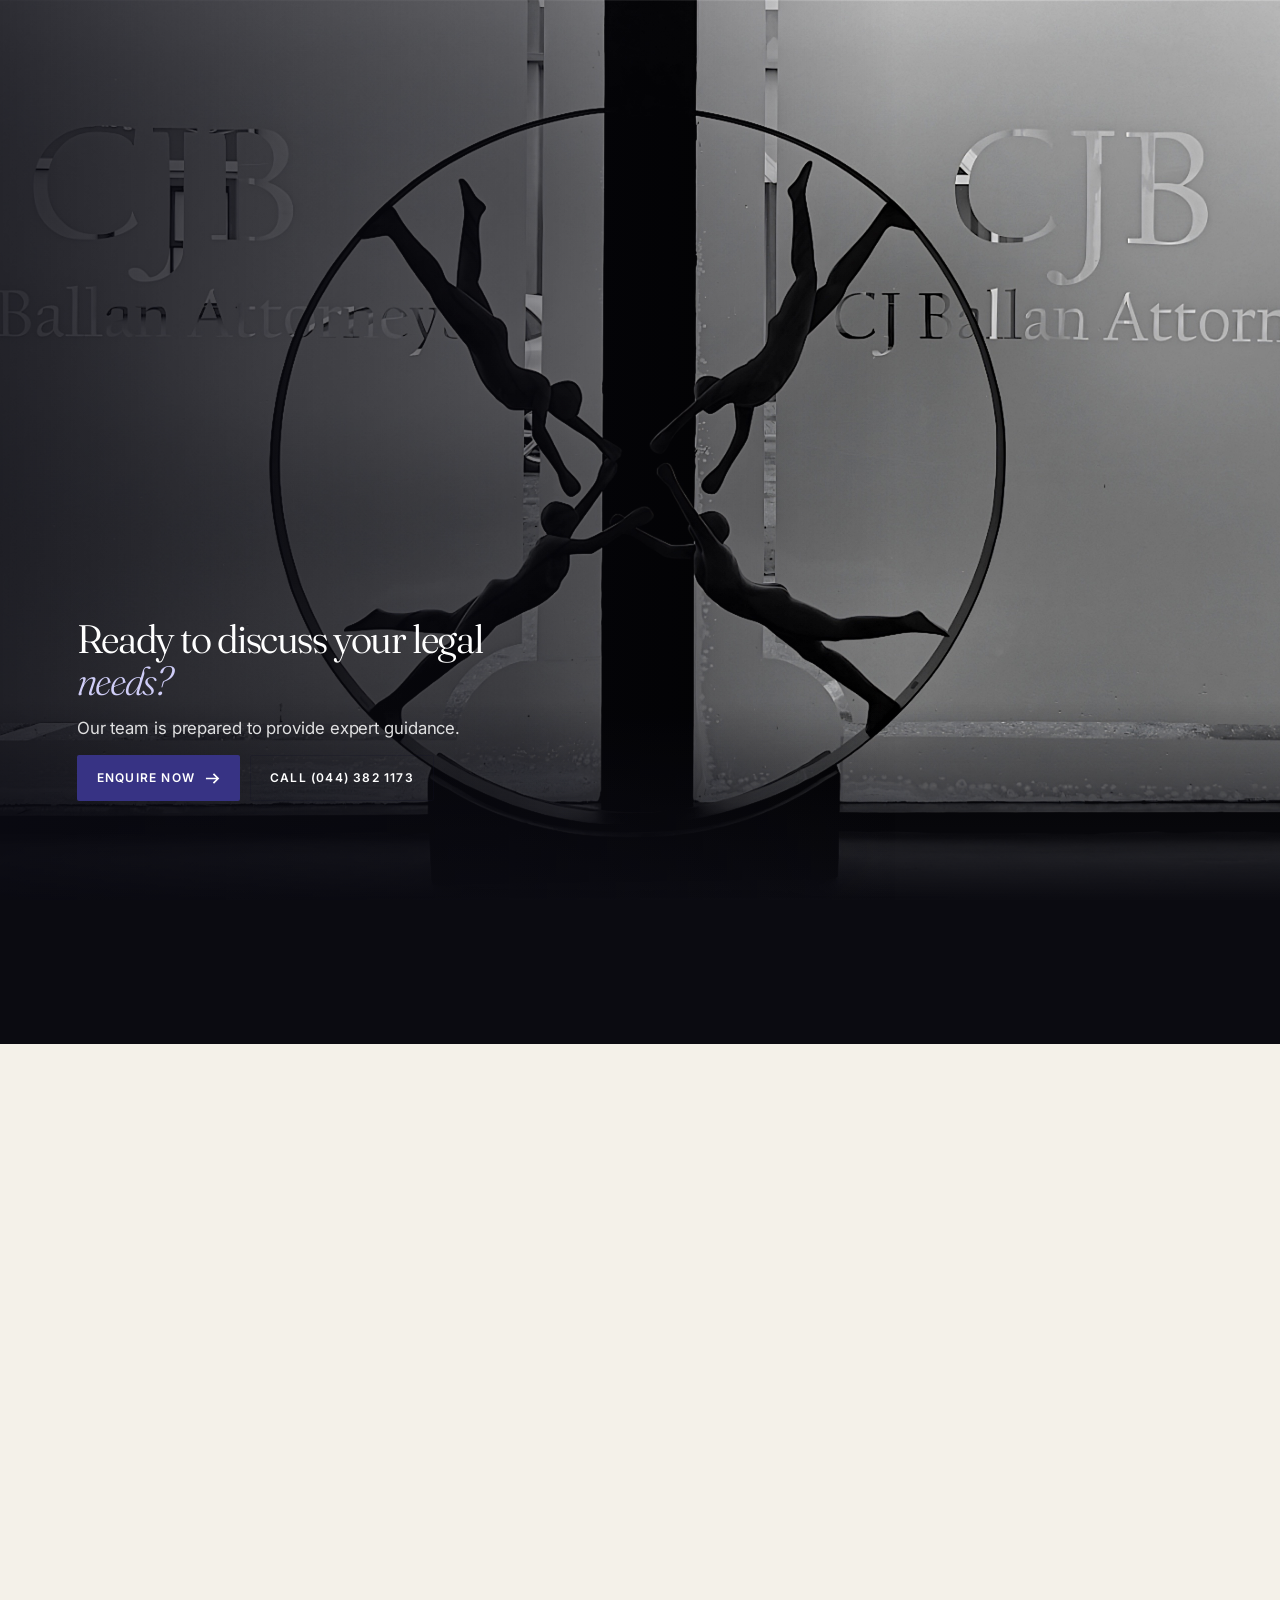
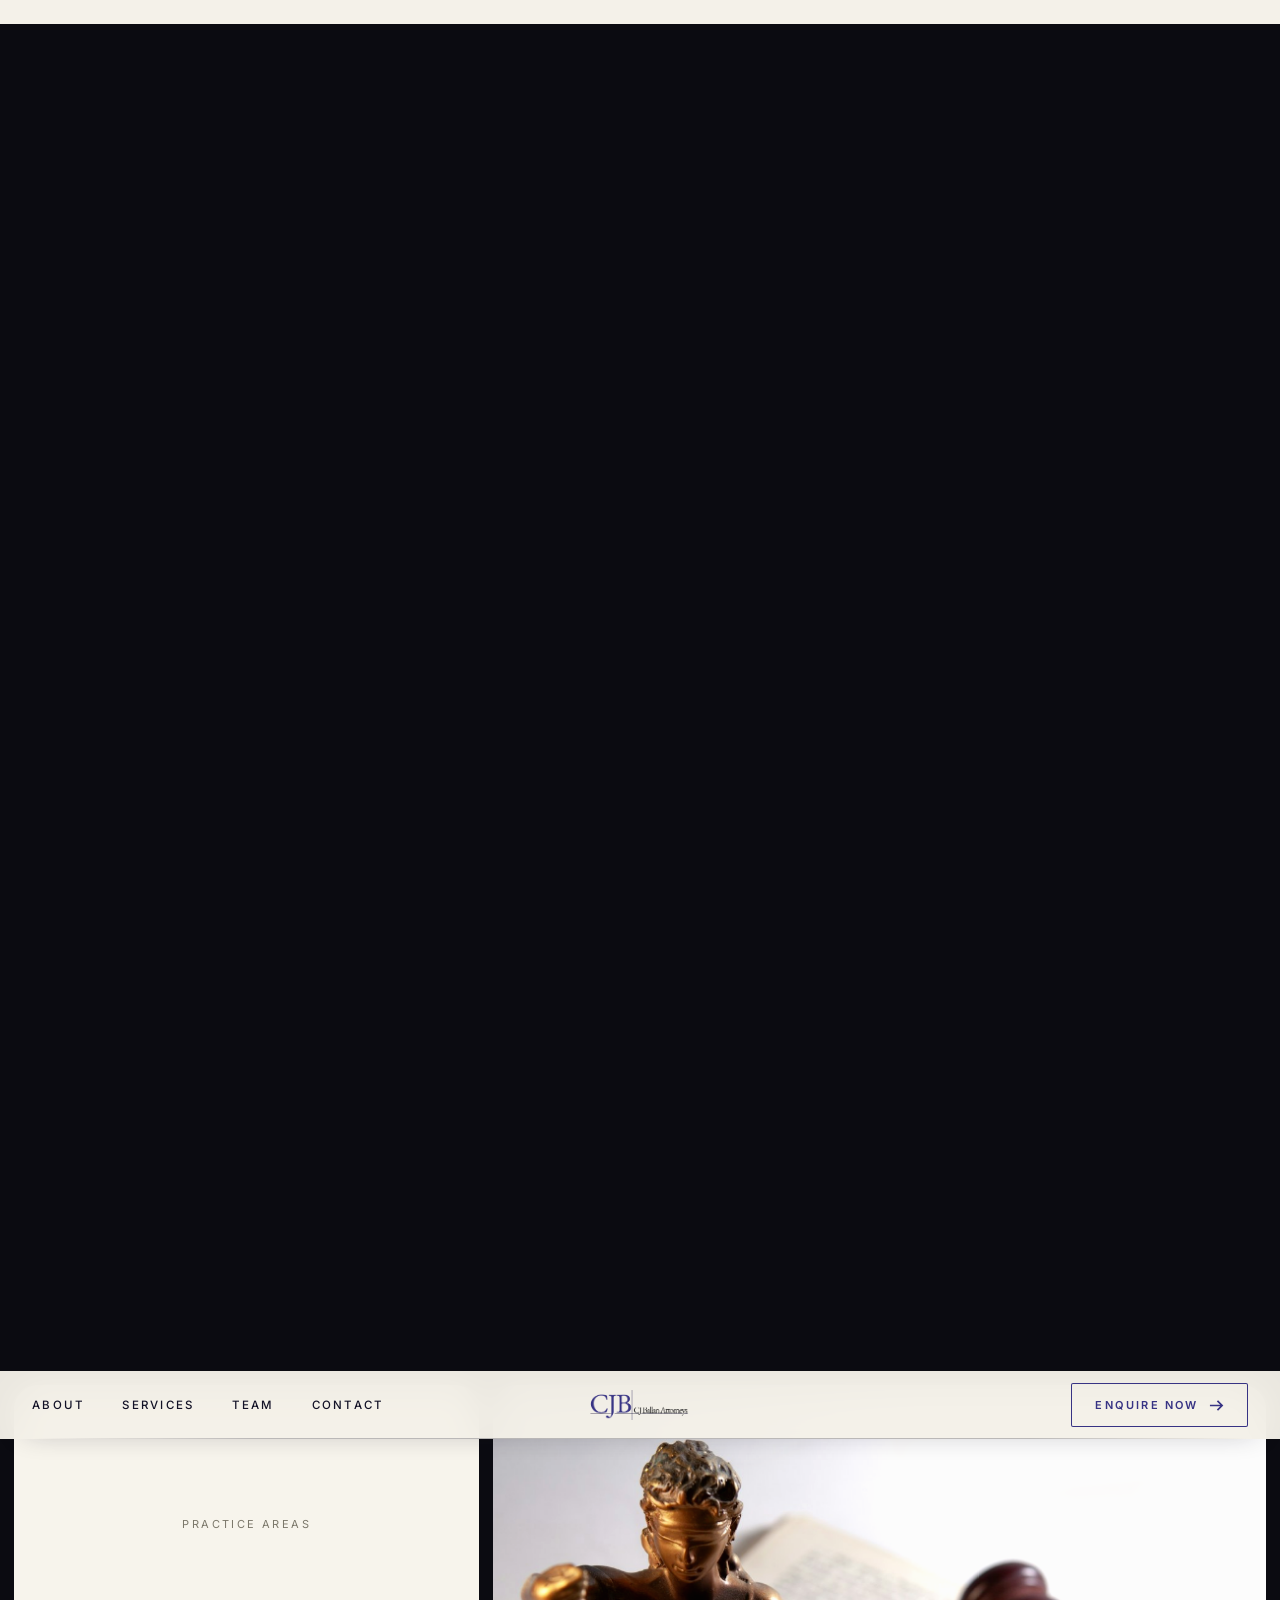
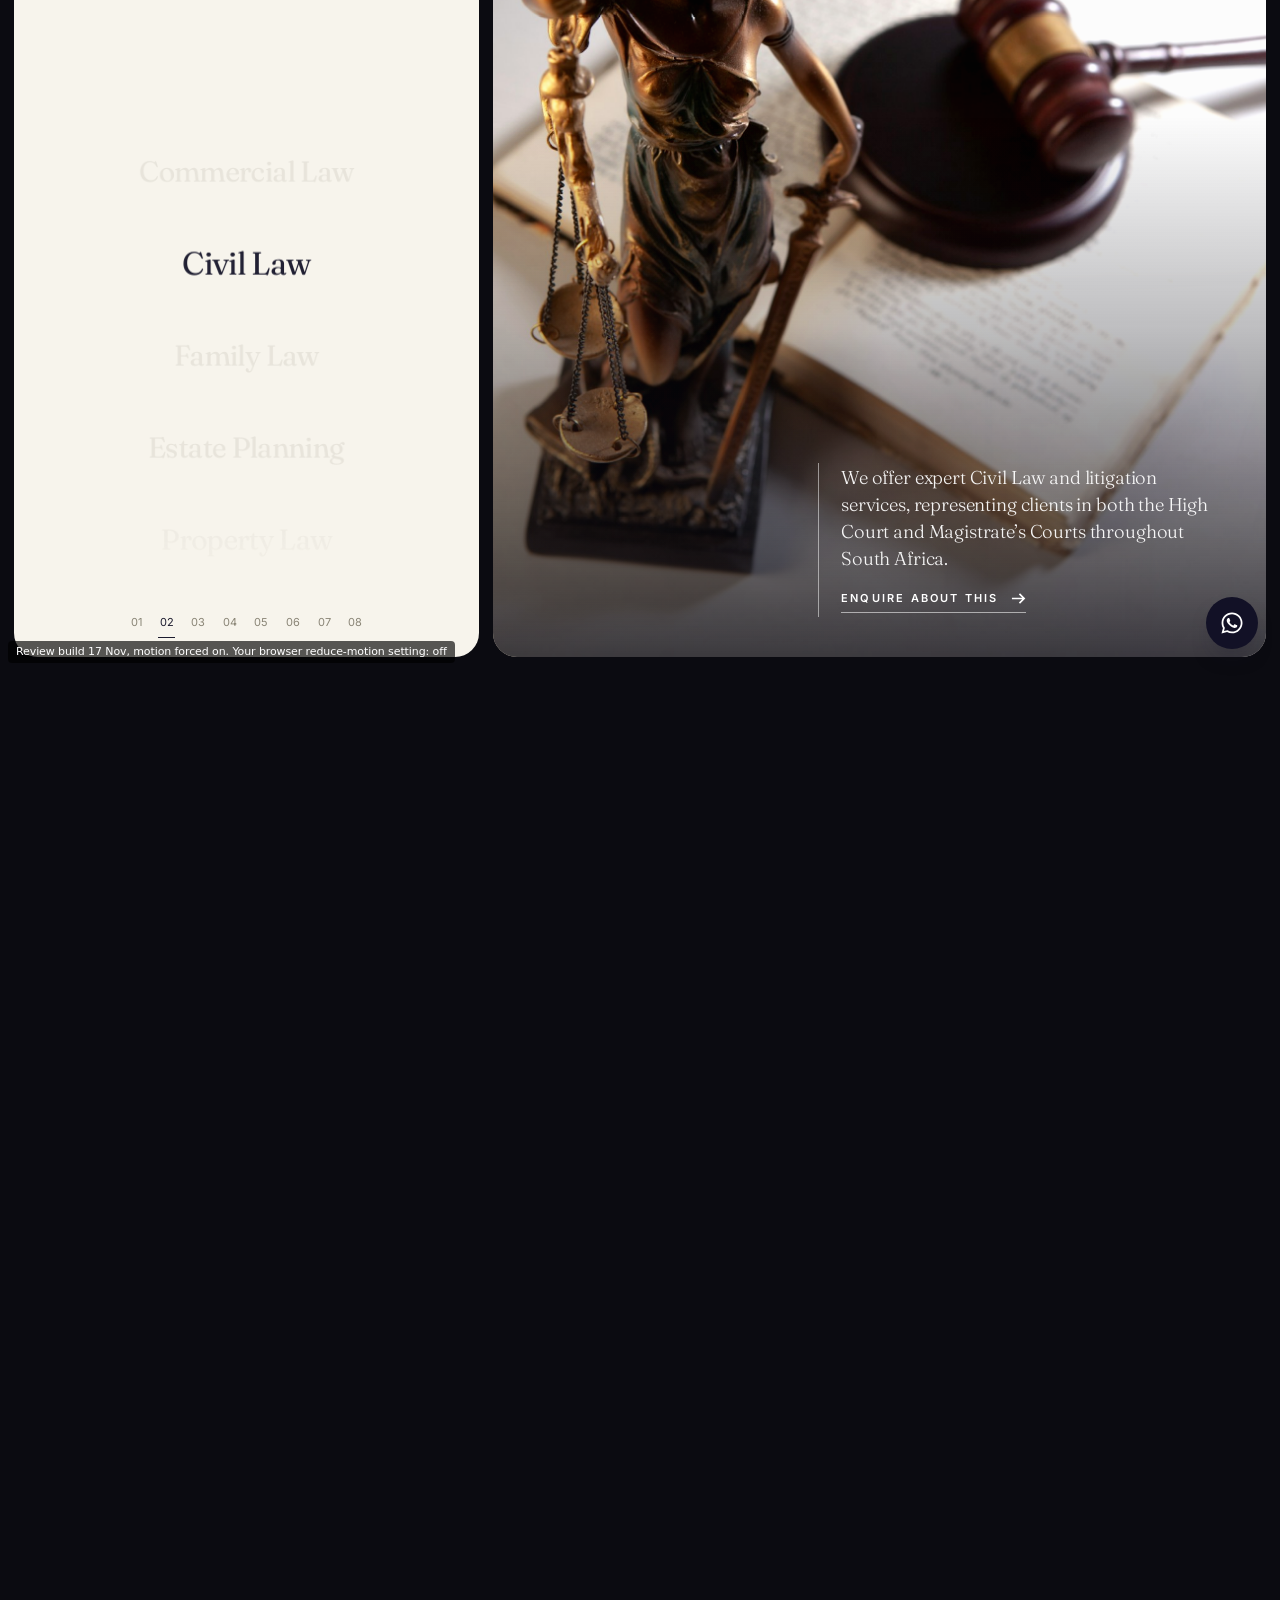
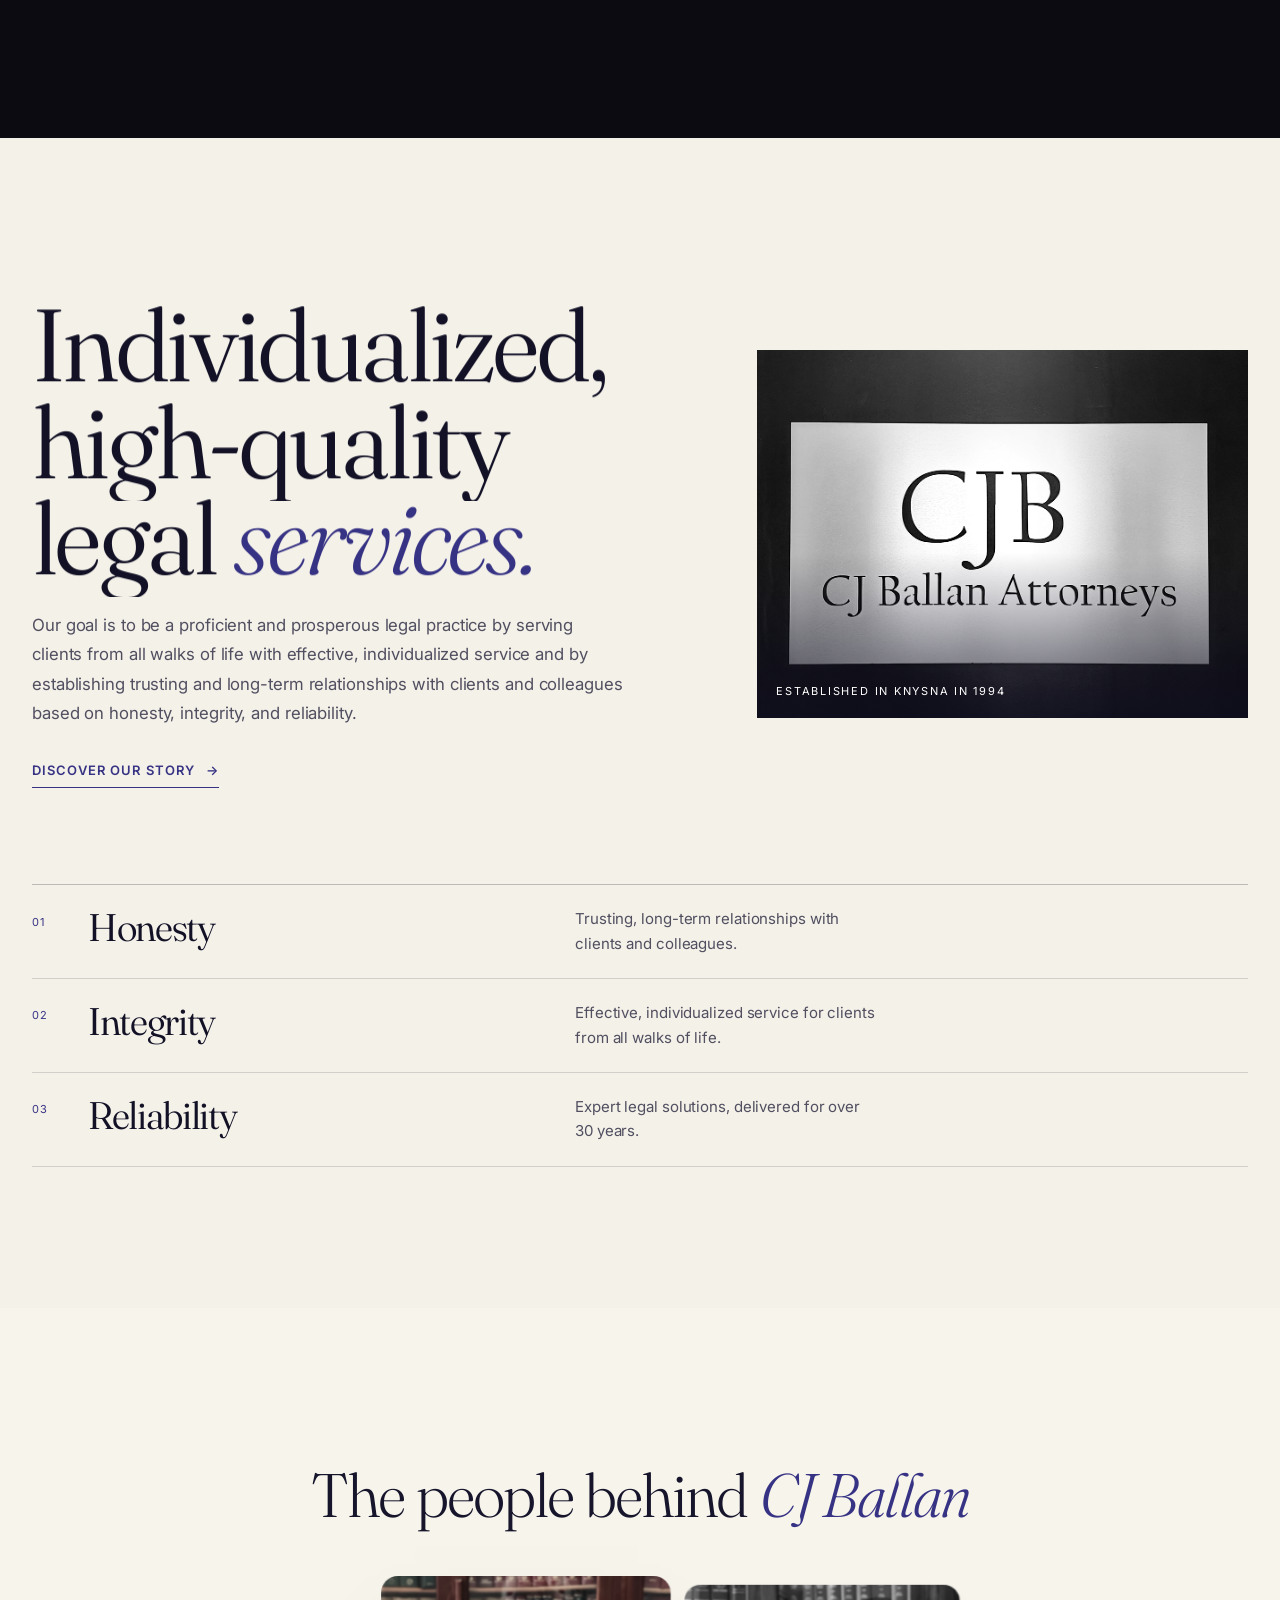
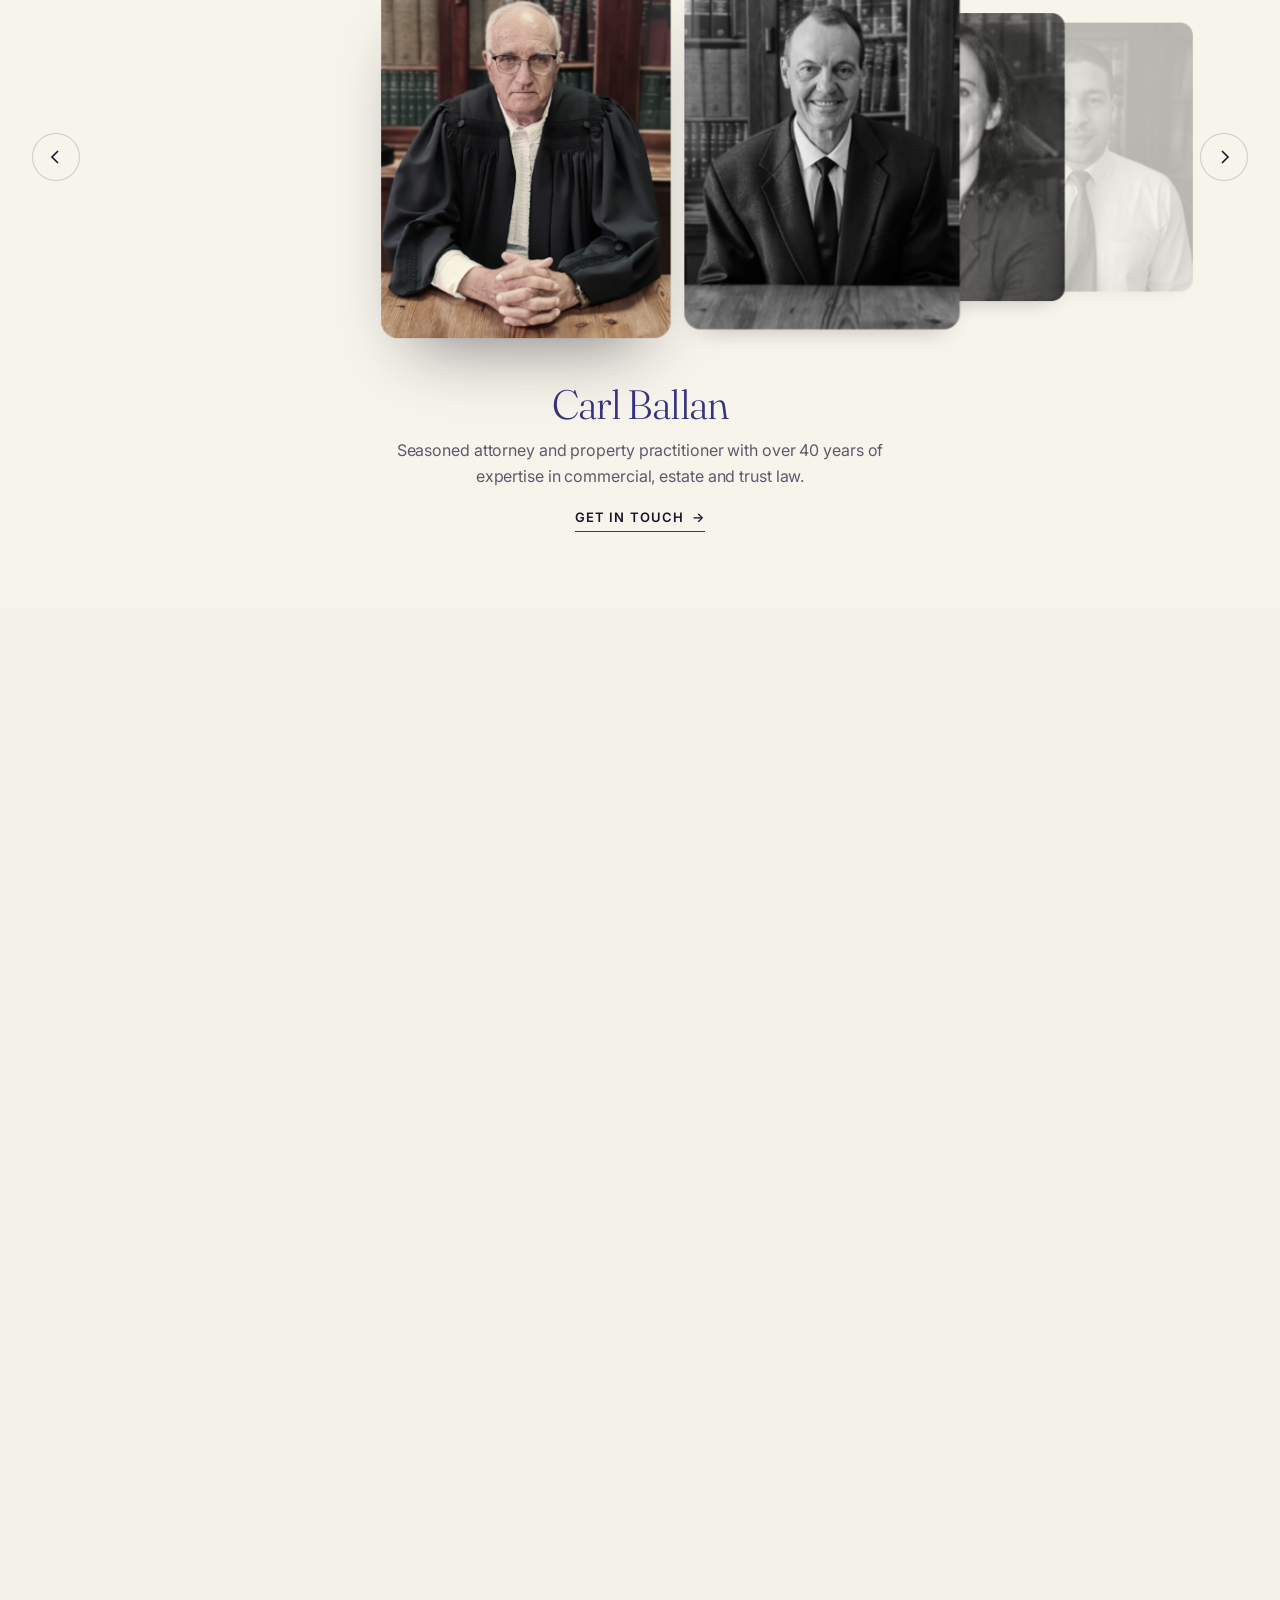
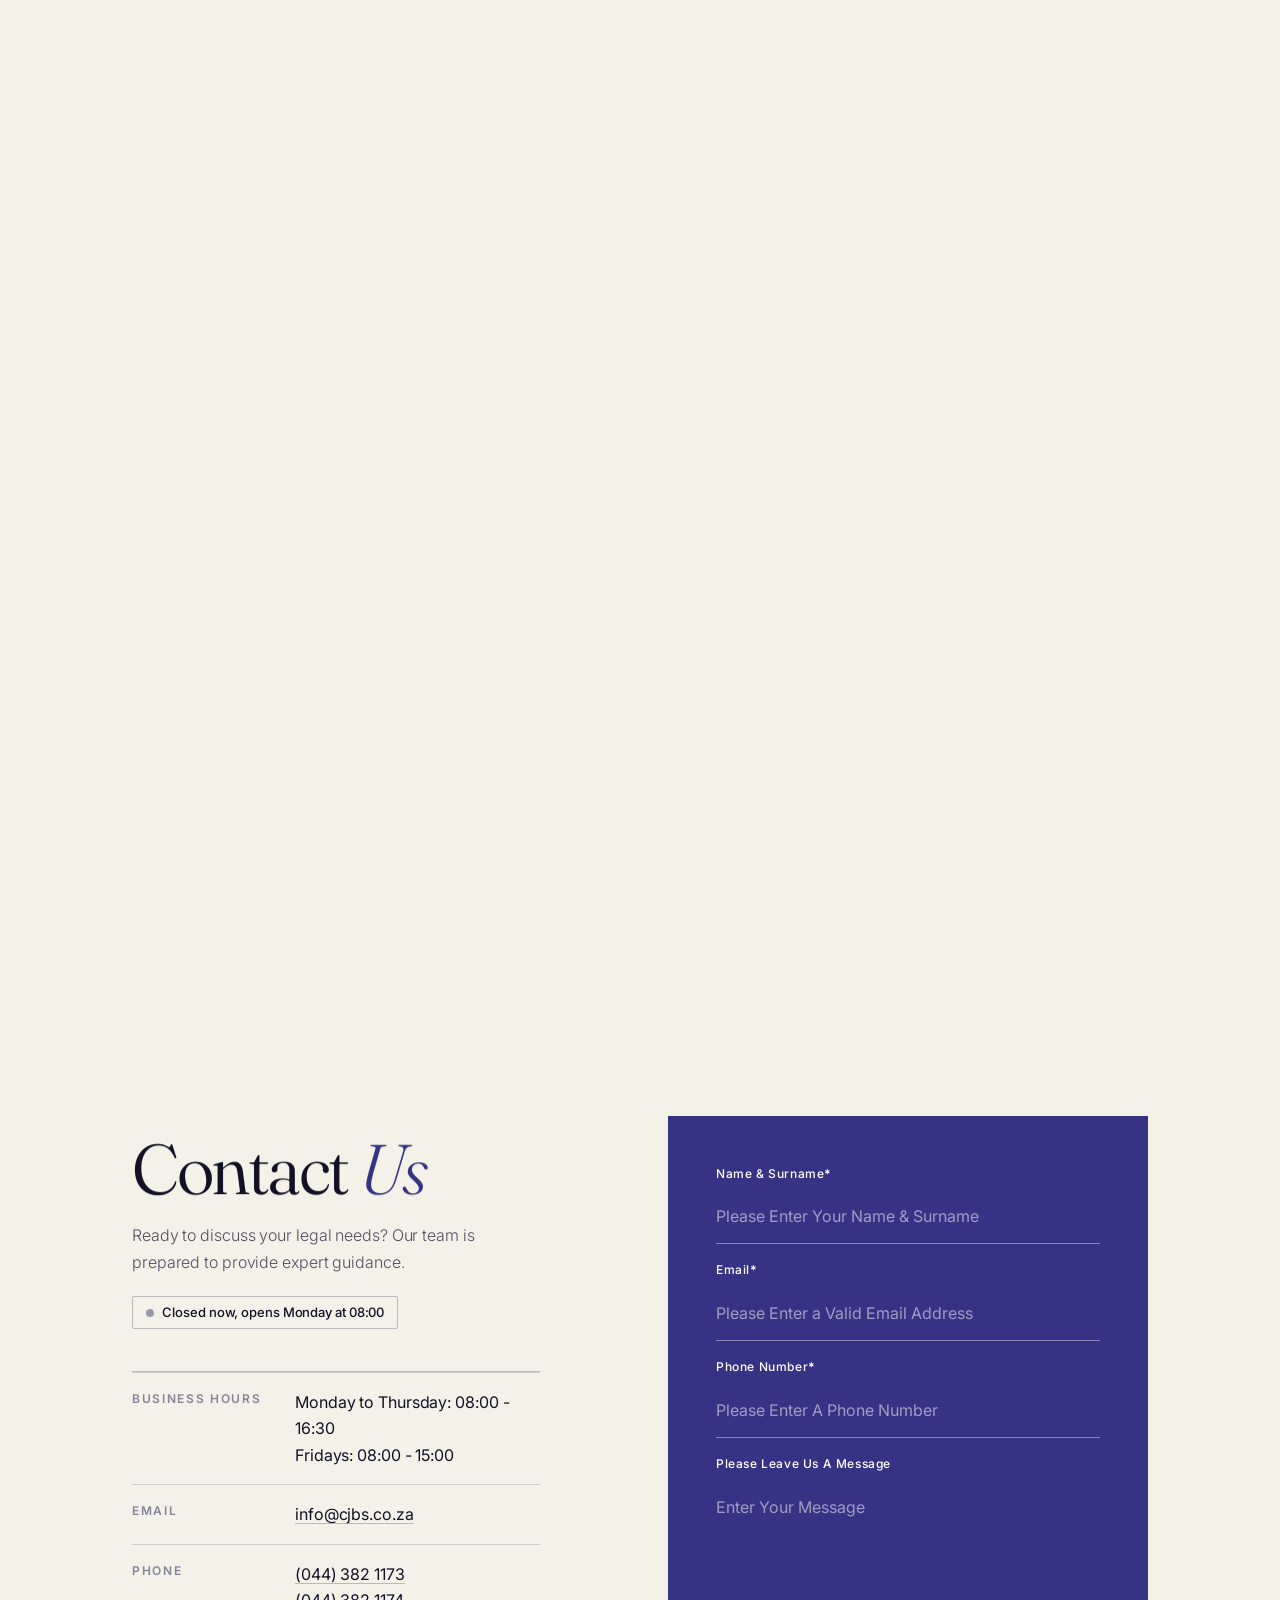
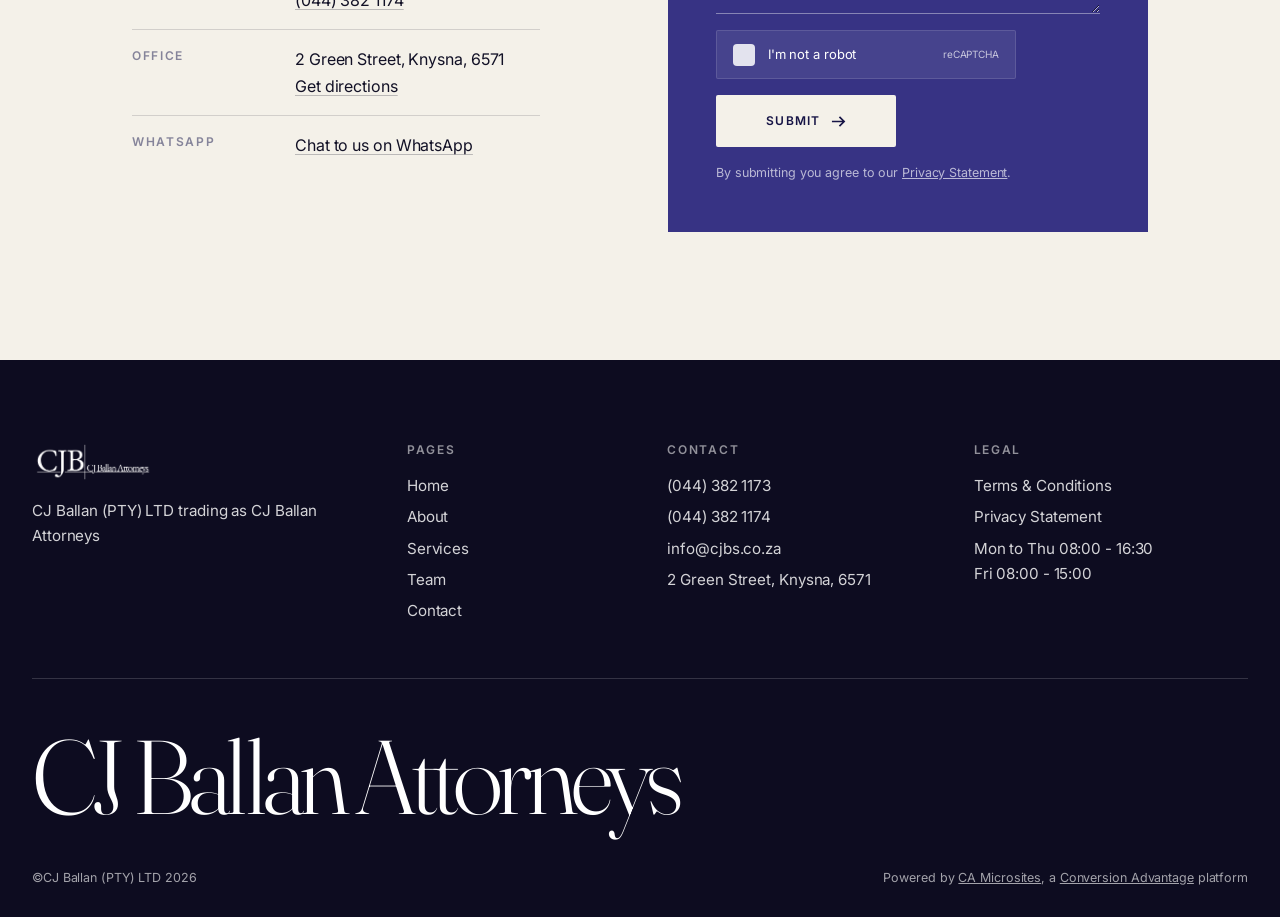
<file: index.html>
<!doctype html>
<html lang="en">
<head>
<meta charset="utf-8">
<meta name="viewport" content="width=device-width, initial-scale=1, viewport-fit=cover">
<meta name="theme-color" content="#37358A">
<title>CJB Attorneys | Experienced Attorneys in Knysna</title>
<meta name="description" content="CJ Ballan Attorneys: experienced attorneys in Knysna and Sedgefield since 1994. Commercial, civil, family, estate planning, property, trust law, community schemes and debt collection.">
<meta property="og:title" content="CJB Attorneys | Experienced Attorneys in Knysna"><meta property="og:description" content="CJ Ballan Attorneys: experienced attorneys in Knysna and Sedgefield since 1994. Commercial, civil, family, estate planning, property, trust law, community schemes and debt collection."><meta property="og:type" content="website">
<link rel="icon" href="assets/img/77beef6f92.webp">
<link rel="canonical" href="https://cjbattorneys.co.za/"><meta property="og:url" content="https://cjbattorneys.co.za/">
<meta property="og:image" content="https://cjbattorneys.co.za/assets/img/63305e6623.webp"><meta name="twitter:card" content="summary_large_image">
<script>(function(w,d,s,l,i){w[l]=w[l]||[];w[l].push({'gtm.start':new Date().getTime(),event:'gtm.js'});var f=d.getElementsByTagName(s)[0],j=d.createElement(s),dl=l!='dataLayer'?'&l='+l:'';j.async=true;j.src='https://www.googletagmanager.com/gtm.js?id='+i+dl;f.parentNode.insertBefore(j,f);})(window,document,'script','dataLayer','GTM-MT8NGPH2');</script>
<script type="application/ld+json">{"@context":"https://schema.org","@type":"LegalService","name":"CJ Ballan Attorneys","legalName":"CJ Ballan (PTY) LTD","url":"https://cjbattorneys.co.za/","logo":"https://cjbattorneys.co.za/assets/img/63305e6623.webp","image":"https://cjbattorneys.co.za/assets/img/63305e6623.webp","telephone":"+27443821173","email":"info@cjbs.co.za","foundingDate":"1994","address":{"@type":"PostalAddress","streetAddress":"2 Green Street","addressLocality":"Knysna","postalCode":"6571","addressCountry":"ZA"},"areaServed":["Knysna","Sedgefield"],"openingHoursSpecification":[{"@type":"OpeningHoursSpecification","dayOfWeek":["Monday","Tuesday","Wednesday","Thursday"],"opens":"08:00","closes":"16:30"},{"@type":"OpeningHoursSpecification","dayOfWeek":"Friday","opens":"08:00","closes":"15:00"}]}</script>
<link rel="preconnect" href="https://fonts.googleapis.com"><link rel="preconnect" href="https://fonts.gstatic.com" crossorigin>
<link href="https://fonts.googleapis.com/css2?family=Fraunces:ital,opsz,wght@0,9..144,300..500;1,9..144,300..500&family=Inter:wght@400;500;600&display=swap" rel="stylesheet">
<link rel="stylesheet" href="assets/css/site.css?v=20261118a">
</head>
<body data-page="home">
<noscript><iframe src="https://www.googletagmanager.com/ns.html?id=GTM-MT8NGPH2" height="0" width="0" style="display:none;visibility:hidden"></iframe></noscript>
<div class="veil" id="veil"></div>
<div class="cursor" id="cursor" aria-hidden="true"></div>
<a class="skip" href="#main">Skip to content</a>
<header class="nav" id="nav">
  <div class="nav-top"><div class="nav-top-in">
    <a class="nt-l" href="https://www.google.com/maps/search/?api=1&amp;query=CJ+Ballan+Attorneys+2+Green+Street+Knysna" target="_blank" rel="noopener">2 Green Street, Knysna</a>
    <span class="nt-r"><span class="nt-status" data-status>Checking hours</span><a href="tel:0443821173">(044) 382 1173</a><a href="mailto:info@cjbs.co.za">info@cjbs.co.za</a></span>
  </div></div>
  <div class="nav-in">
    <nav class="nav-links" aria-label="Main">
      <a href="about.html" data-nav="about">About</a><a href="services.html" data-nav="services">Services</a><a href="team.html" data-nav="team">Team</a><a href="contact.html" data-nav="contact">Contact</a>
    </nav>
    <a href="index.html" class="logo" aria-label="CJ Ballan Attorneys home"><img src="assets/img/7c12fd3045.webp" alt="CJB, CJ Ballan Attorneys"></a>
    <div class="nav-r">
            <a class="round" href="tel:0443821173" aria-label="Call (044) 382 1173"><svg viewBox="0 0 512 512"><path d="M164.9 24.6c-7.7-18.6-28-28.5-47.4-23.2l-88 24C12.1 30.2 0 46 0 64c0 247.4 200.6 448 448 448 18 0 33.8-12.1 38.6-29.5l24-88c5.3-19.4-4.6-39.7-23.2-47.4l-96-40c-16.3-6.8-35.2-2.1-46.3 11.6L304.7 368C234.3 334.7 177.3 277.7 144 207.3L193.3 167c13.7-11.2 18.4-30 11.6-46.3l-40-96z"/></svg></a>
      <a class="btn btn-solid nav-cta" href="contact.html">Enquire now<i><svg viewBox="0 0 16 16"><path d="M1 8h13M9 3l5 5-5 5"/></svg></i></a>
      <button class="burger" id="burger" aria-label="Open menu" aria-expanded="false"><span></span><span></span></button>
    </div>
  </div>
</header>
<div class="menu" id="menu" aria-hidden="true">
  <nav aria-label="Mobile"><a href="index.html"><span>Home</span></a><a href="about.html"><span>About</span></a><a href="services.html"><span>Services</span></a><a href="team.html"><span>Team</span></a><a href="contact.html"><span><em>Contact</em></span></a></nav>
  <div class="m-foot"><span class="pill-status" data-status style="justify-self:start">Checking hours</span><span>(044) 382 1173</span><span>info@cjbs.co.za</span><span>2 Green Street, Knysna, 6571</span></div>
</div>
<main id="main">
<!-- ## reviewed 2026-10-14: preserved Lady Justice entrance and real-door transition -->
<section class="door-hero" id="top" aria-label="Welcome">
  <script>if(!false){document.documentElement.classList.add("door-intro");setTimeout(function(){document.documentElement.classList.remove("door-intro")},9000)}</script>
  <img src="assets/img/office-door-banner.jpg" alt="The doors of CJ Ballan Attorneys" width="2880" height="1800">
  <div class="lady-end">
    <div class="end-card">
      <h2 class="end-h">Ready to discuss your legal <em>needs?</em></h2>
      <p class="lead">Our team is prepared to provide expert guidance.</p>
      <div class="cta-row"><a class="btn btn-solid" href="contact.html">Enquire now<i><svg viewBox="0 0 16 16"><path d="M1 8h13M9 3l5 5-5 5"/></svg></i></a><a class="btn btn-ghost" href="tel:0443821173">Call (044) 382 1173</a></div>
    </div>
  </div>
</section>
<div class="hero-gap" aria-hidden="true"></div>
<section class="lady" id="lady"><div class="lady-pin" id="ladyPin">
  <div class="col col-l">
    <div class="t t0"><h1 data-rise="now">Providing essential, expert legal services that do you <em>justice.</em></h1></div>
    <div class="t t1"><p class="big">Established in 1994, CJ Ballan Attorneys has been offering clients individualized, high-quality legal services in Knysna and Sedgefield.</p></div>
    <div class="t t2"><p class="big">Honesty, integrity and reliability.</p></div>
  </div>
  <div class="stage" id="ladyStage">
    <div class="lady-glow" id="ladyGlow" aria-hidden="true"></div>
    <div class="lady-tilt" id="ladyTilt" role="img" aria-label="Statue of Lady Justice holding scales and a sword.">
      <div class="lady-fig" id="ladyFig"><img class="lady-img" src="assets/img/lady-justice.png" alt="" width="385" height="794"></div>
      <canvas class="lady-canvas" id="ladyCanvas" aria-hidden="true"></canvas>
    </div>
  </div>
  <div class="col col-r">
    <div class="t t0"><p class="lead" data-fade="0.8">For over 30 years, CJ Ballan Attorneys has delivered expert legal solutions.</p><div class="cta-row" data-fade="0.95"><a class="btn btn-light" href="contact.html">Enquire now<i><svg viewBox="0 0 16 16"><path d="M1 8h13M9 3l5 5-5 5"/></svg></i></a><a class="btn btn-line" href="tel:0443821173">Call (044) 382 1173</a></div></div>
    <div class="t t1"><p class="stat-n"><span>30</span><sup>+</sup></p><p class="stat-l">Years of expert legal solutions</p><div class="mini"><p><b>8</b><span>Practice areas</span></p><p><b>5</b><span>Legal professionals</span></p></div></div>
    <div class="t t2"><ul class="vals"><li><h3>Honesty</h3><p>Trusting, long-term relationships with clients and colleagues.</p></li><li><h3>Integrity</h3><p>Effective, individualized service for clients from all walks of life.</p></li><li><h3>Reliability</h3><p>Expert legal solutions, delivered for over 30 years.</p></li></ul></div>
  </div>
  <div class="mcol" id="mcol">
    <div class="t t0 m"><h1>Providing essential, expert legal services that do you <em>justice.</em></h1><p class="lead">For over 30 years, CJ Ballan Attorneys has delivered expert legal solutions.</p></div>
    <div class="t t1 m"><p class="big">Established in 1994, CJ Ballan Attorneys has been offering clients individualized, high-quality legal services in Knysna and Sedgefield.</p><div class="mstats"><p><b>30<sup>+</sup></b><span>Years of expert legal solutions</span></p><p><b>8</b><span>Practice areas</span></p><p><b>5</b><span>Legal professionals</span></p></div></div>
    <div class="t t2 m"><p class="big">Honesty, integrity and reliability.</p><ul class="vals"><li><h3>Honesty</h3><p>Trusting, long-term relationships with clients and colleagues.</p></li><li><h3>Integrity</h3><p>Effective, individualized service for clients from all walks of life.</p></li><li><h3>Reliability</h3><p>Expert legal solutions, delivered for over 30 years.</p></li></ul></div>
  </div>
  <div class="lady-fade" id="ladyFade"><div class="sv-intro" aria-hidden="true"><h2>Comprehensive legal services for complex <em>challenges</em></h2></div></div>
  <div class="lady-count" id="ladyCount" aria-hidden="true"><span id="cNow">01</span><i><b id="cBar"></b></i><span>03</span></div>
</div></section>

<section class="svc-scene" id="Services" aria-label="Our services">
  <div class="svc-pin" id="svcPin">
    <div class="sv-intro" id="svIntro"><h2>Comprehensive legal services for complex <em>challenges</em></h2></div>
      <div class="sv-photo" id="svPhoto">
      <div class="sv-imgs" id="svImgs" aria-hidden="true"></div>
      <div class="sv-cap" id="svCap"><p id="svCapT"></p><button class="btn btn-light" id="svCta" type="button" data-open="0" aria-haspopup="dialog">Enquire about this<i><svg viewBox="0 0 16 16"><path d="M1 8h13M9 3l5 5-5 5"/></svg></i></button></div>
    </div>
    <div class="sv-card" id="svCard"><p class="sv-k">Practice areas</p><div class="sv-wheel" id="svWheel" role="list"></div><nav class="sv-tabs" id="svTabs" aria-label="Choose a service"></nav></div>
  </div>
</section>

<!-- ## reviewed 2026-10-14: editorial bridge uses existing client story and values copy -->
<section class="editorial-proof" aria-labelledby="approach-title">
  <div class="wrap proof-grid">
    <div class="proof-intro">
      <h2 id="approach-title" data-rise>Individualized, high-quality legal <em>services.</em></h2>
      <p class="proof-copy" data-fade="0.08">Our goal is to be a proficient and prosperous legal practice by serving clients from all walks of life with effective, individualized service and by establishing trusting and long-term relationships with clients and colleagues based on honesty, integrity, and reliability.</p>
      <a class="text-link" href="about.html" data-fade="0.14">Discover our story <span aria-hidden="true">&#8594;</span></a>
    </div>
    <figure class="proof-image" data-fade="0.1">
      <img src="assets/img/63305e6623.webp" alt="CJ Ballan Attorneys office signage" loading="lazy">
      <figcaption>Established in Knysna in 1994</figcaption>
    </figure>
    <div class="proof-values" aria-label="Our values">
      <div data-fade><span>01</span><h3>Honesty</h3><p>Trusting, long-term relationships with clients and colleagues.</p></div>
      <div data-fade="0.08"><span>02</span><h3>Integrity</h3><p>Effective, individualized service for clients from all walks of life.</p></div>
      <div data-fade="0.16"><span>03</span><h3>Reliability</h3><p>Expert legal solutions, delivered for over 30 years.</p></div>
    </div>
  </div>
</section>

<!-- ## written 2026-11-10: team carousel, centred heading like the other sections -->
<div class="tc-wrap" id="tcWrap"><span id="team" style="position:absolute;top:0"></span><section class="tc" aria-label="Our team">
  <div class="tc-head"><h2 data-fade>The people behind <em>CJ Ballan</em></h2></div>
  <div class="tc-stage" id="tcStage" role="list"></div>
  <div class="tc-info" id="tcInfo" aria-live="polite"><div></div></div>
</section></div>
<!-- ## reviewed 2026-10-14: all contact details and original form fields preserved -->
<section class="contact" id="contact"><img class="cbg" src="assets/img/office-door-banner.jpg" alt="" loading="lazy">
  <div class="wrap-over">
  <div class="wrap cgrid">
    <div>
      <h2 data-rise>Contact <em>Us</em></h2>
      <p class="sub" data-fade="0.1">Ready to discuss your legal needs? Our team is prepared to provide expert guidance.</p>
      <p data-fade="0.15" style="margin-top:1.2rem"><span class="pill-status" data-status>Checking hours</span></p>
      <dl class="info" data-fade="0.2">
        <div><dt>Business Hours</dt><dd>Monday to Thursday: 08:00 - 16:30<br>Fridays: 08:00 - 15:00</dd></div>
        <div><dt>Email</dt><dd><a href="mailto:info@cjbs.co.za">info@cjbs.co.za</a></dd></div>
        <div><dt>Phone</dt><dd><a href="tel:0443821173">(044) 382 1173</a><br><a href="tel:0443821174">(044) 382 1174</a></dd></div>
        <div><dt>Office</dt><dd>2 Green Street, Knysna, 6571<br><a href="https://www.google.com/maps/search/?api=1&amp;query=CJ+Ballan+Attorneys+2+Green+Street+Knysna" target="_blank" rel="noopener">Get directions</a></dd></div>
        <div><dt>WhatsApp</dt><dd><a href="https://wa.me/+27686496821">Chat to us on WhatsApp</a></dd></div>
      </dl>
    </div>
    <div class="letter" data-fade="0.15">
      <form class="form" id="cform" novalidate>
        <div class="f"><label for="c-name">Name &amp; Surname<b>*</b></label><input id="c-name" name="user-name" type="text" placeholder="Please Enter Your Name &amp; Surname" required autocomplete="name"></div>
        <div class="f"><label for="c-email">Email<b>*</b></label><input id="c-email" name="user-email-address" type="email" placeholder="Please Enter a Valid Email Address" required autocomplete="email"></div>
        <div class="f"><label for="c-phone">Phone Number<b>*</b></label><input id="c-phone" name="user-phone-number" type="tel" placeholder="Please Enter A Phone Number" required autocomplete="tel"></div>
        <div class="f"><label for="c-msg">Please Leave Us A Message</label><textarea id="c-msg" name="User-Message" rows="4" placeholder="Enter Your Message"></textarea></div>
        <div class="captcha"><i></i>I'm not a robot<small>reCAPTCHA</small></div>
        <button class="btn btn-solid" type="submit">Submit<i><svg viewBox="0 0 16 16"><path d="M1 8h13M9 3l5 5-5 5"/></svg></i></button>
        <div class="ok" role="status"></div>
        <p class="fine">By submitting you agree to our <a href="privacy.html">Privacy Statement</a>.</p>
      </form>
    </div>
  </div>
</div></section>
</main>
<footer>
  <div class="wrap">
    <div class="foot-g">
      <div><img src="assets/img/7c12fd3045.webp" alt="CJB, CJ Ballan Attorneys"><p>CJ Ballan (PTY) LTD trading as CJ Ballan Attorneys</p></div>
      <div><h4>Pages</h4><a href="index.html">Home</a><a href="about.html">About</a><a href="services.html">Services</a><a href="team.html">Team</a><a href="contact.html">Contact</a></div>
      <div><h4>Contact</h4><a href="tel:0443821173">(044) 382 1173</a><a href="tel:0443821174">(044) 382 1174</a><a href="mailto:info@cjbs.co.za">info@cjbs.co.za</a><p>2 Green Street, Knysna, 6571</p></div>
      <div><h4>Legal</h4><a href="terms.html">Terms &amp; Conditions</a><a href="privacy.html">Privacy Statement</a><p>Mon to Thu 08:00 - 16:30<br>Fri 08:00 - 15:00</p></div>
    </div>
    <div class="wordmark" id="wordmark" aria-hidden="true">CJ Ballan Attorneys</div>
    <div class="copy"><span>&copy;CJ Ballan (PTY) LTD 2026</span><span>Powered by <a href="https://conversionadvantagemicrosites.co.za/">CA Microsites</a>, a <a href="https://conversionadvantage.co.za/">Conversion Advantage</a> platform</span></div>
  </div>
</footer>
<a class="wa" href="https://wa.me/+27686496821" aria-label="Chat on WhatsApp"><svg viewBox="0 0 448 512"><path d="M380.9 97.1C339 55.1 283.2 32 223.9 32c-122.4 0-222 99.6-222 222 0 39.1 10.2 77.3 29.6 111L0 480l117.7-30.9c32.4 17.7 68.9 27 106.1 27h.1c122.3 0 224.1-99.6 224.1-222 0-59.3-25.2-115-67.1-157zm-157 341.6c-33.2 0-65.7-8.9-94-25.7l-6.7-4-69.8 18.3 18.7-68.1-4.4-7c-18.5-29.4-28.2-63.3-28.2-98.2 0-101.7 82.8-184.5 184.6-184.5 49.3 0 95.6 19.2 130.4 54.1 34.8 34.9 56.2 81.2 56.1 130.5 0 101.8-84.9 184.6-186.6 184.6zm101.2-138.2c-5.5-2.8-32.8-16.2-37.9-18-5.1-1.9-8.8-2.8-12.5 2.8-3.7 5.6-14.3 18-17.6 21.8-3.2 3.7-6.5 4.2-12 1.4-32.6-16.3-54-29.1-75.5-66-5.7-9.8 5.7-9.1 16.3-30.3 1.8-3.7.9-6.9-.5-9.7-1.4-2.8-12.5-30.1-17.1-41.2-4.5-10.8-9.1-9.3-12.5-9.5-3.2-.2-6.9-.2-10.6-.2-3.7 0-9.7 1.4-14.8 6.9-5.1 5.6-19.4 19-19.4 46.3 0 27.3 19.9 53.7 22.6 57.4 2.8 3.7 39.1 59.7 94.8 83.8 35.2 15.2 49 16.5 66.6 13.9 10.7-1.6 32.8-13.4 37.4-26.4 4.6-13 4.6-24.1 3.2-26.4-1.3-2.5-5-3.9-10.5-6.6z"/></svg></a>
<div class="bar-m" id="barm"><a href="tel:0443821173" aria-label="Call"><svg width="18" height="18" fill="currentColor" viewBox="0 0 512 512"><path d="M164.9 24.6c-7.7-18.6-28-28.5-47.4-23.2l-88 24C12.1 30.2 0 46 0 64c0 247.4 200.6 448 448 448 18 0 33.8-12.1 38.6-29.5l24-88c5.3-19.4-4.6-39.7-23.2-47.4l-96-40c-16.3-6.8-35.2-2.1-46.3 11.6L304.7 368C234.3 334.7 177.3 277.7 144 207.3L193.3 167c13.7-11.2 18.4-30 11.6-46.3l-40-96z"/></svg></a><a href="https://wa.me/+27686496821">WhatsApp</a><a href="contact.html">Enquire now</a></div>
<button class="dial" id="dial" type="button" aria-label="Back to top"><img id="dialImg" src="assets/img/sculpture.png" alt="" width="64" height="64"></button>
<div class="modal" id="modal" role="dialog" aria-modal="true" aria-labelledby="m-title" aria-hidden="true">
  <div class="m-backdrop" id="mback"></div>
  <div class="m-panel" id="mpanel" data-lenis-prevent>
    <button class="m-close" id="mclose" aria-label="Close"><svg viewBox="0 0 16 16"><path d="M2 2l12 12M14 2L2 14"/></svg></button>
    <div class="m-media"><img id="mimg" alt=""></div>
    <div class="m-body">
      <div class="m-cols">
        <div class="m-info"><h3 id="m-title"></h3><p id="mdesc"></p><span class="chiptag" id="mchip"></span></div>
        <form class="form" id="mform" novalidate>
          <div class="f"><label for="m-name">Name &amp; Surname<b>*</b></label><input id="m-name" name="user-name" type="text" placeholder="Please Enter Your Name &amp; Surname" required autocomplete="name"></div>
          <div class="f"><label for="m-email">Email<b>*</b></label><input id="m-email" name="user-email-address" type="email" placeholder="Please Enter a Valid Email Address" required autocomplete="email"></div>
          <div class="f"><label for="m-phone">Phone Number<b>*</b></label><input id="m-phone" name="user-phone-number" type="tel" placeholder="Please Enter A Phone Number" required autocomplete="tel"></div>
          <div class="f"><label for="m-msg">Please Leave Us A Message</label><input id="m-msg" name="User-Message" type="text" placeholder="Enter Your Message"></div>
          <input type="hidden" name="form_type" value="BLOG">
          <input type="hidden" name="subject" id="msubject" value="">
          <div class="captcha"><i></i>I'm not a robot<small>reCAPTCHA</small></div>
          <div class="actions"><button class="btn btn-solid" type="submit">Submit<i><svg viewBox="0 0 16 16"><path d="M1 8h13M9 3l5 5-5 5"/></svg></i></button><a class="btn btn-ghost" href="tel:0443821173">Contact Us</a></div>
          <div class="ok" role="status"></div>
        </form>
      </div>
    </div>
  </div>
</div>
<script src="assets/js/config.js"></script>
<script src="assets/js/vendor/gsap.min.js"></script>
<script src="assets/js/vendor/ScrollTrigger.min.js"></script>
<script src="assets/js/vendor/lenis.min.js"></script>
<script src="assets/js/site.js?v=20261118a"></script>
<script type="importmap">{"imports":{"three":"./assets/js/vendor/three/three.module.min.js"}}</script>
<script type="module" src="assets/js/lady3d.js?v=828738eb"></script>
<div id="rvstamp" style="position:fixed;left:8px;bottom:8px;z-index:99999;font:11px/1.3 system-ui,sans-serif;background:rgba(0,0,0,.65);color:#fff;padding:4px 8px;border-radius:4px;pointer-events:none"></div><script>(function(){var r=matchMedia("(prefers-reduced-motion: reduce)").matches;document.getElementById("rvstamp").textContent="Review build 17 Nov, motion forced on. Your browser reduce-motion setting: "+(r?"ON":"off")})()</script></body>
</html>
</file>
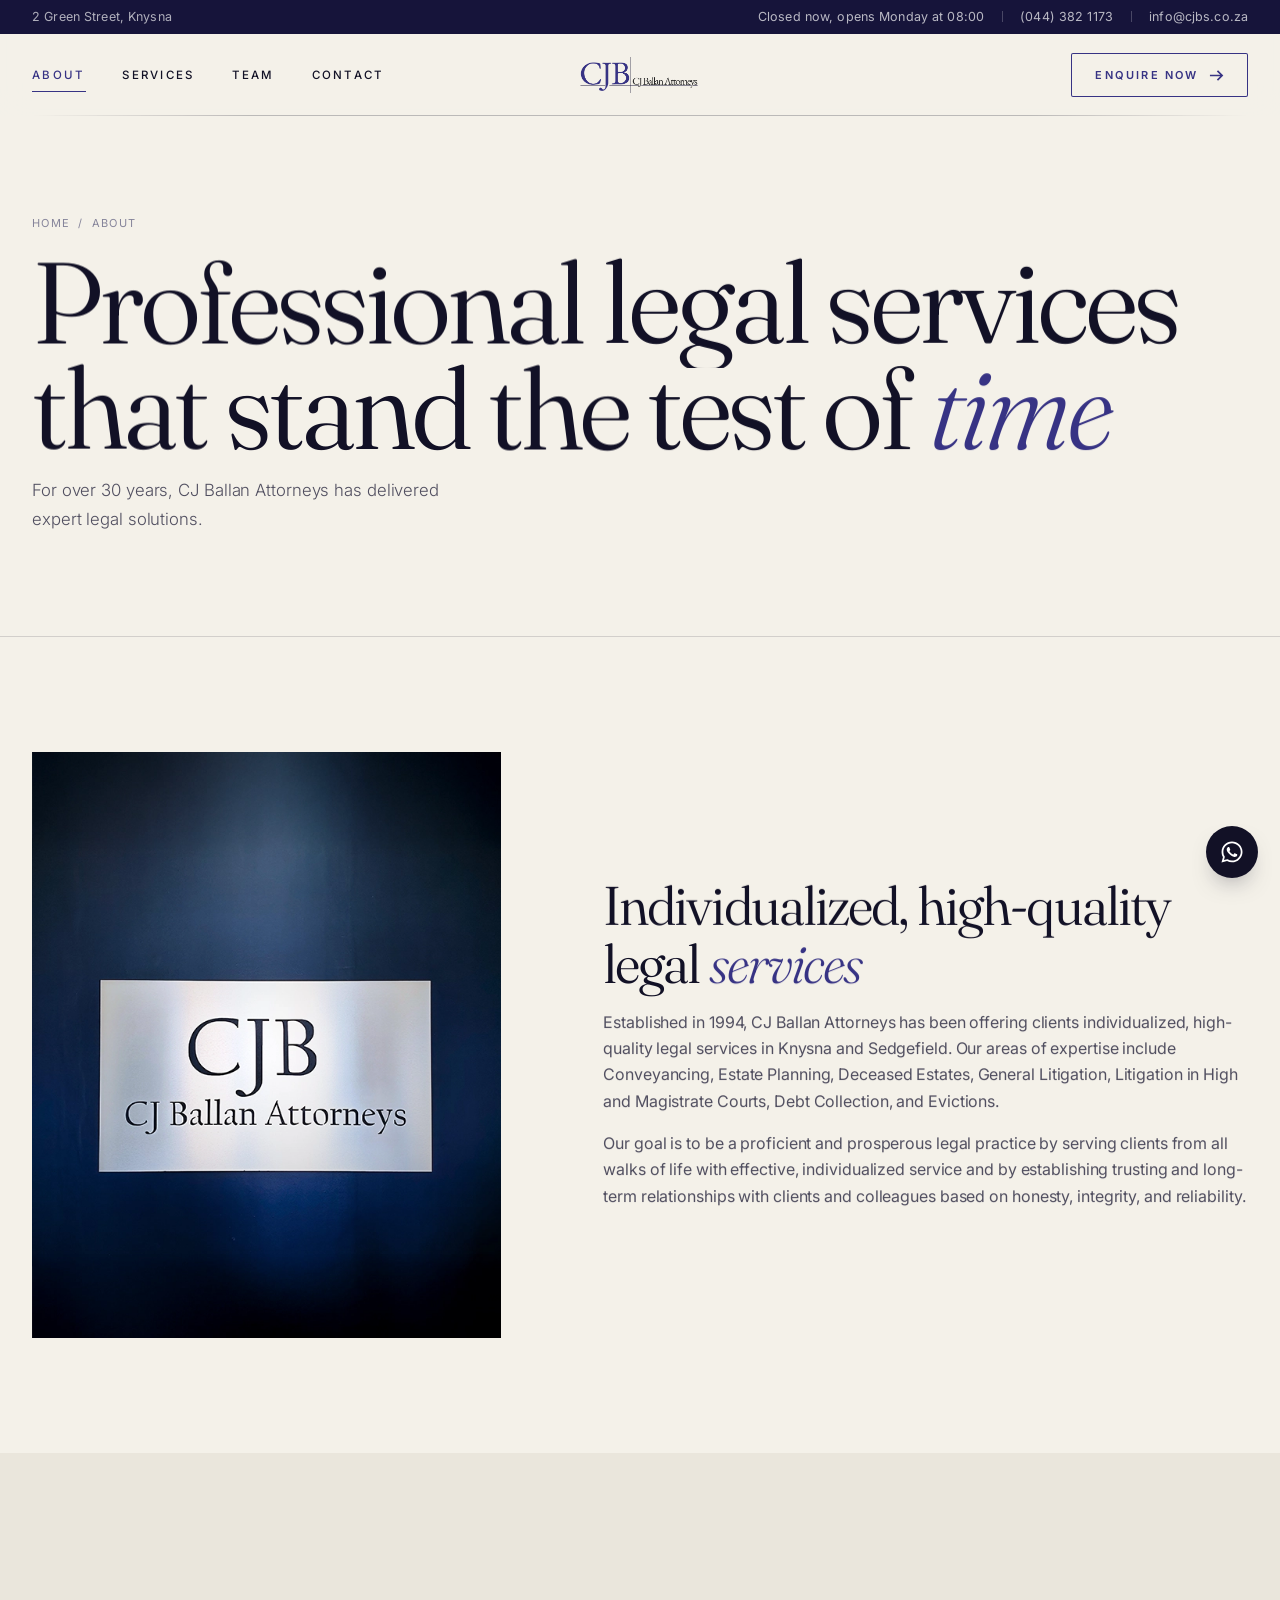
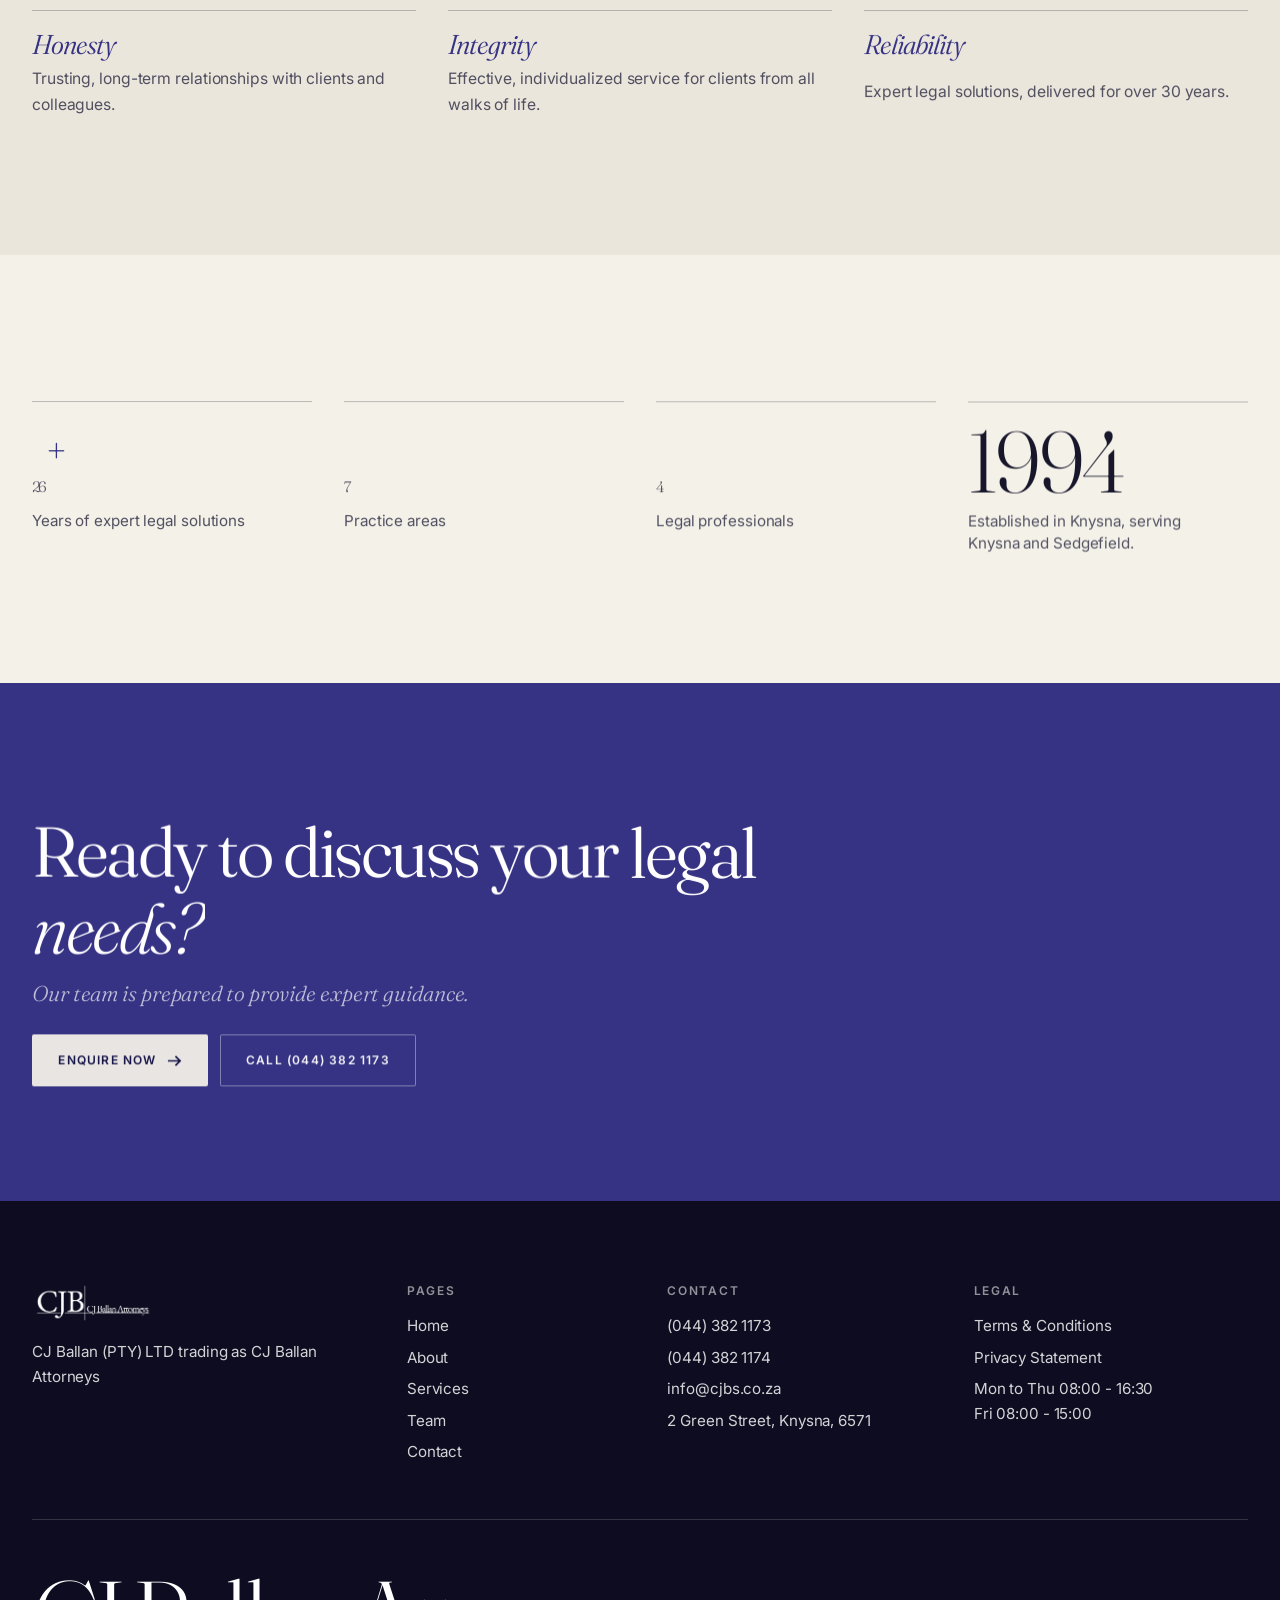
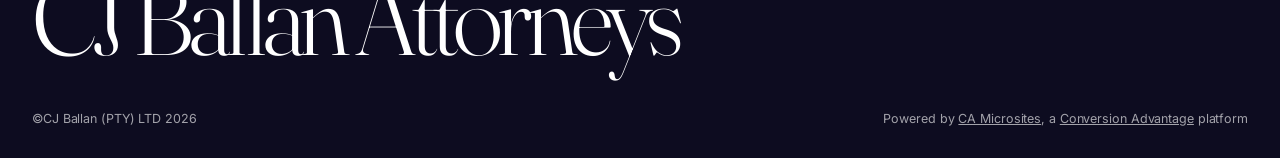
<file: about.html>
<!doctype html>
<html lang="en">
<head>
<meta charset="utf-8">
<meta name="viewport" content="width=device-width, initial-scale=1, viewport-fit=cover">
<meta name="theme-color" content="#37358A">
<title>About | CJB Attorneys</title>
<meta name="description" content="Established in 1994, CJ Ballan Attorneys offers individualized, high-quality legal services in Knysna and Sedgefield.">
<meta property="og:title" content="About | CJB Attorneys"><meta property="og:description" content="Established in 1994, CJ Ballan Attorneys offers individualized, high-quality legal services in Knysna and Sedgefield."><meta property="og:type" content="website">
<link rel="icon" href="assets/img/77beef6f92.webp">
<link rel="canonical" href="https://cjbattorneys.co.za/about.html"><meta property="og:url" content="https://cjbattorneys.co.za/about.html">
<meta property="og:image" content="https://cjbattorneys.co.za/assets/img/63305e6623.webp"><meta name="twitter:card" content="summary_large_image">
<script>(function(w,d,s,l,i){w[l]=w[l]||[];w[l].push({'gtm.start':new Date().getTime(),event:'gtm.js'});var f=d.getElementsByTagName(s)[0],j=d.createElement(s),dl=l!='dataLayer'?'&l='+l:'';j.async=true;j.src='https://www.googletagmanager.com/gtm.js?id='+i+dl;f.parentNode.insertBefore(j,f);})(window,document,'script','dataLayer','GTM-MT8NGPH2');</script>

<link rel="preconnect" href="https://fonts.googleapis.com"><link rel="preconnect" href="https://fonts.gstatic.com" crossorigin>
<link href="https://fonts.googleapis.com/css2?family=Fraunces:ital,opsz,wght@0,9..144,300..500;1,9..144,300..500&family=Inter:wght@400;500;600&display=swap" rel="stylesheet">
<link rel="stylesheet" href="assets/css/site.css?v=20261118a">
</head>
<body data-page="about">
<noscript><iframe src="https://www.googletagmanager.com/ns.html?id=GTM-MT8NGPH2" height="0" width="0" style="display:none;visibility:hidden"></iframe></noscript>
<div class="veil" id="veil"></div>
<div class="cursor" id="cursor" aria-hidden="true"></div>
<a class="skip" href="#main">Skip to content</a>
<header class="nav" id="nav">
  <div class="nav-top"><div class="nav-top-in">
    <a class="nt-l" href="https://www.google.com/maps/search/?api=1&amp;query=CJ+Ballan+Attorneys+2+Green+Street+Knysna" target="_blank" rel="noopener">2 Green Street, Knysna</a>
    <span class="nt-r"><span class="nt-status" data-status>Checking hours</span><a href="tel:0443821173">(044) 382 1173</a><a href="mailto:info@cjbs.co.za">info@cjbs.co.za</a></span>
  </div></div>
  <div class="nav-in">
    <nav class="nav-links" aria-label="Main">
      <a href="about.html" data-nav="about">About</a><a href="services.html" data-nav="services">Services</a><a href="team.html" data-nav="team">Team</a><a href="contact.html" data-nav="contact">Contact</a>
    </nav>
    <a href="index.html" class="logo" aria-label="CJ Ballan Attorneys home"><img src="assets/img/7c12fd3045.webp" alt="CJB, CJ Ballan Attorneys"></a>
    <div class="nav-r">
            <a class="round" href="tel:0443821173" aria-label="Call (044) 382 1173"><svg viewBox="0 0 512 512"><path d="M164.9 24.6c-7.7-18.6-28-28.5-47.4-23.2l-88 24C12.1 30.2 0 46 0 64c0 247.4 200.6 448 448 448 18 0 33.8-12.1 38.6-29.5l24-88c5.3-19.4-4.6-39.7-23.2-47.4l-96-40c-16.3-6.8-35.2-2.1-46.3 11.6L304.7 368C234.3 334.7 177.3 277.7 144 207.3L193.3 167c13.7-11.2 18.4-30 11.6-46.3l-40-96z"/></svg></a>
      <a class="btn btn-solid nav-cta" href="contact.html">Enquire now<i><svg viewBox="0 0 16 16"><path d="M1 8h13M9 3l5 5-5 5"/></svg></i></a>
      <button class="burger" id="burger" aria-label="Open menu" aria-expanded="false"><span></span><span></span></button>
    </div>
  </div>
</header>
<div class="menu" id="menu" aria-hidden="true">
  <nav aria-label="Mobile"><a href="index.html"><span>Home</span></a><a href="about.html"><span>About</span></a><a href="services.html"><span>Services</span></a><a href="team.html"><span>Team</span></a><a href="contact.html"><span><em>Contact</em></span></a></nav>
  <div class="m-foot"><span class="pill-status" data-status style="justify-self:start">Checking hours</span><span>(044) 382 1173</span><span>info@cjbs.co.za</span><span>2 Green Street, Knysna, 6571</span></div>
</div>
<main id="main">
<!-- ## reviewed 2026-10-14: existing client story, values and proof points preserved -->
<section class="phero"><div class="wrap">
    <div class="crumbs"><a href="index.html">Home</a><span>/</span><span>About</span></div>
    <h1 data-rise="now">Professional legal services that stand the test of <em>time</em></h1>
    <p class="sub" data-fade="0.5">For over 30 years, CJ Ballan Attorneys has delivered expert legal solutions.</p>
</div></section>
<section class="band"><div class="wrap split">
  <div class="photo"><img src="assets/img/fba1aa5e65.webp" alt="CJ Ballan Attorneys signage"></div>
  <div>
    <h2 data-rise>Individualized, high-quality legal <em>services</em></h2>
    <p data-fade="0.1">Established in 1994, CJ Ballan Attorneys has been offering clients individualized, high-quality legal services in Knysna and Sedgefield. Our areas of expertise include Conveyancing, Estate Planning, Deceased Estates, General Litigation, Litigation in High and Magistrate Courts, Debt Collection, and Evictions.</p>
    <p data-fade="0.15">Our goal is to be a proficient and prosperous legal practice by serving clients from all walks of life with effective, individualized service and by establishing trusting and long-term relationships with clients and colleagues based on honesty, integrity, and reliability.</p>
  </div>
</div></section>
<section class="story-sec"><div class="wrap">
  <div class="values">
    <div class="val" data-fade><h3>Honesty</h3><span>Trusting, long-term relationships with clients and colleagues.</span></div>
    <div class="val" data-fade="0.08"><h3>Integrity</h3><span>Effective, individualized service for clients from all walks of life.</span></div>
    <div class="val" data-fade="0.16"><h3>Reliability</h3><span>Expert legal solutions, delivered for over 30 years.</span></div>
  </div>
</div></section>
<section class="sec"><div class="wrap"><div class="stats">
  <div class="stat" data-fade><b><span data-count="30">30</span><sup>+</sup></b><span>Years of expert legal solutions</span></div>
  <div class="stat" data-fade="0.08"><b><span data-count="8">8</span></b><span>Practice areas</span></div>
  <div class="stat" data-fade="0.14"><b><span data-count="5">5</span></b><span>Legal professionals</span></div>
  <div class="stat" data-fade="0.2"><b>1994</b><span>Established in Knysna, serving Knysna and Sedgefield.</span></div>
</div></div></section>
<section class="cta"><div class="cband">
  <div class="wrap">
    <h2 data-rise>Ready to discuss your legal <em>needs?</em></h2>
    <p class="sub" data-fade="0.1">Our team is prepared to provide expert guidance.</p>
    <div class="row" data-fade="0.15"><a class="btn btn-solid" href="contact.html">Enquire now<i><svg viewBox="0 0 16 16"><path d="M1 8h13M9 3l5 5-5 5"/></svg></i></a><a class="btn btn-ghost" href="tel:0443821173">Call (044) 382 1173</a></div>
  </div>
</div></section>
</main>
<footer>
  <div class="wrap">
    <div class="foot-g">
      <div><img src="assets/img/7c12fd3045.webp" alt="CJB, CJ Ballan Attorneys"><p>CJ Ballan (PTY) LTD trading as CJ Ballan Attorneys</p></div>
      <div><h4>Pages</h4><a href="index.html">Home</a><a href="about.html">About</a><a href="services.html">Services</a><a href="team.html">Team</a><a href="contact.html">Contact</a></div>
      <div><h4>Contact</h4><a href="tel:0443821173">(044) 382 1173</a><a href="tel:0443821174">(044) 382 1174</a><a href="mailto:info@cjbs.co.za">info@cjbs.co.za</a><p>2 Green Street, Knysna, 6571</p></div>
      <div><h4>Legal</h4><a href="terms.html">Terms &amp; Conditions</a><a href="privacy.html">Privacy Statement</a><p>Mon to Thu 08:00 - 16:30<br>Fri 08:00 - 15:00</p></div>
    </div>
    <div class="wordmark" id="wordmark" aria-hidden="true">CJ Ballan Attorneys</div>
    <div class="copy"><span>&copy;CJ Ballan (PTY) LTD 2026</span><span>Powered by <a href="https://conversionadvantagemicrosites.co.za/">CA Microsites</a>, a <a href="https://conversionadvantage.co.za/">Conversion Advantage</a> platform</span></div>
  </div>
</footer>
<a class="wa" href="https://wa.me/+27686496821" aria-label="Chat on WhatsApp"><svg viewBox="0 0 448 512"><path d="M380.9 97.1C339 55.1 283.2 32 223.9 32c-122.4 0-222 99.6-222 222 0 39.1 10.2 77.3 29.6 111L0 480l117.7-30.9c32.4 17.7 68.9 27 106.1 27h.1c122.3 0 224.1-99.6 224.1-222 0-59.3-25.2-115-67.1-157zm-157 341.6c-33.2 0-65.7-8.9-94-25.7l-6.7-4-69.8 18.3 18.7-68.1-4.4-7c-18.5-29.4-28.2-63.3-28.2-98.2 0-101.7 82.8-184.5 184.6-184.5 49.3 0 95.6 19.2 130.4 54.1 34.8 34.9 56.2 81.2 56.1 130.5 0 101.8-84.9 184.6-186.6 184.6zm101.2-138.2c-5.5-2.8-32.8-16.2-37.9-18-5.1-1.9-8.8-2.8-12.5 2.8-3.7 5.6-14.3 18-17.6 21.8-3.2 3.7-6.5 4.2-12 1.4-32.6-16.3-54-29.1-75.5-66-5.7-9.8 5.7-9.1 16.3-30.3 1.8-3.7.9-6.9-.5-9.7-1.4-2.8-12.5-30.1-17.1-41.2-4.5-10.8-9.1-9.3-12.5-9.5-3.2-.2-6.9-.2-10.6-.2-3.7 0-9.7 1.4-14.8 6.9-5.1 5.6-19.4 19-19.4 46.3 0 27.3 19.9 53.7 22.6 57.4 2.8 3.7 39.1 59.7 94.8 83.8 35.2 15.2 49 16.5 66.6 13.9 10.7-1.6 32.8-13.4 37.4-26.4 4.6-13 4.6-24.1 3.2-26.4-1.3-2.5-5-3.9-10.5-6.6z"/></svg></a>
<div class="bar-m" id="barm"><a href="tel:0443821173" aria-label="Call"><svg width="18" height="18" fill="currentColor" viewBox="0 0 512 512"><path d="M164.9 24.6c-7.7-18.6-28-28.5-47.4-23.2l-88 24C12.1 30.2 0 46 0 64c0 247.4 200.6 448 448 448 18 0 33.8-12.1 38.6-29.5l24-88c5.3-19.4-4.6-39.7-23.2-47.4l-96-40c-16.3-6.8-35.2-2.1-46.3 11.6L304.7 368C234.3 334.7 177.3 277.7 144 207.3L193.3 167c13.7-11.2 18.4-30 11.6-46.3l-40-96z"/></svg></a><a href="https://wa.me/+27686496821">WhatsApp</a><a href="contact.html">Enquire now</a></div>
<button class="dial" id="dial" type="button" aria-label="Back to top"><img id="dialImg" src="assets/img/sculpture.png" alt="" width="64" height="64"></button>

<div class="modal" id="modal" role="dialog" aria-modal="true" aria-labelledby="m-title" aria-hidden="true">
  <div class="m-backdrop" id="mback"></div>
  <div class="m-panel" id="mpanel" data-lenis-prevent>
    <button class="m-close" id="mclose" aria-label="Close"><svg viewBox="0 0 16 16"><path d="M2 2l12 12M14 2L2 14"/></svg></button>
    <div class="m-media"><img id="mimg" alt=""></div>
    <div class="m-body">
      <div class="m-cols">
        <div class="m-info"><h3 id="m-title"></h3><p id="mdesc"></p><span class="chiptag" id="mchip"></span></div>
        <form class="form" id="mform" novalidate>
          <div class="f"><label for="m-name">Name &amp; Surname<b>*</b></label><input id="m-name" name="user-name" type="text" placeholder="Please Enter Your Name &amp; Surname" required autocomplete="name"></div>
          <div class="f"><label for="m-email">Email<b>*</b></label><input id="m-email" name="user-email-address" type="email" placeholder="Please Enter a Valid Email Address" required autocomplete="email"></div>
          <div class="f"><label for="m-phone">Phone Number<b>*</b></label><input id="m-phone" name="user-phone-number" type="tel" placeholder="Please Enter A Phone Number" required autocomplete="tel"></div>
          <div class="f"><label for="m-msg">Please Leave Us A Message</label><input id="m-msg" name="User-Message" type="text" placeholder="Enter Your Message"></div>
          <input type="hidden" name="form_type" value="BLOG">
          <input type="hidden" name="subject" id="msubject" value="">
          <div class="captcha"><i></i>I'm not a robot<small>reCAPTCHA</small></div>
          <div class="actions"><button class="btn btn-solid" type="submit">Submit<i><svg viewBox="0 0 16 16"><path d="M1 8h13M9 3l5 5-5 5"/></svg></i></button><a class="btn btn-ghost" href="tel:0443821173">Contact Us</a></div>
          <div class="ok" role="status"></div>
        </form>
      </div>
    </div>
  </div>
</div>
<script src="assets/js/config.js"></script>
<script src="assets/js/vendor/gsap.min.js"></script>
<script src="assets/js/vendor/ScrollTrigger.min.js"></script>
<script src="assets/js/vendor/lenis.min.js"></script>
<script src="assets/js/site.js?v=20261118a"></script>
</body>
</html>
</file>
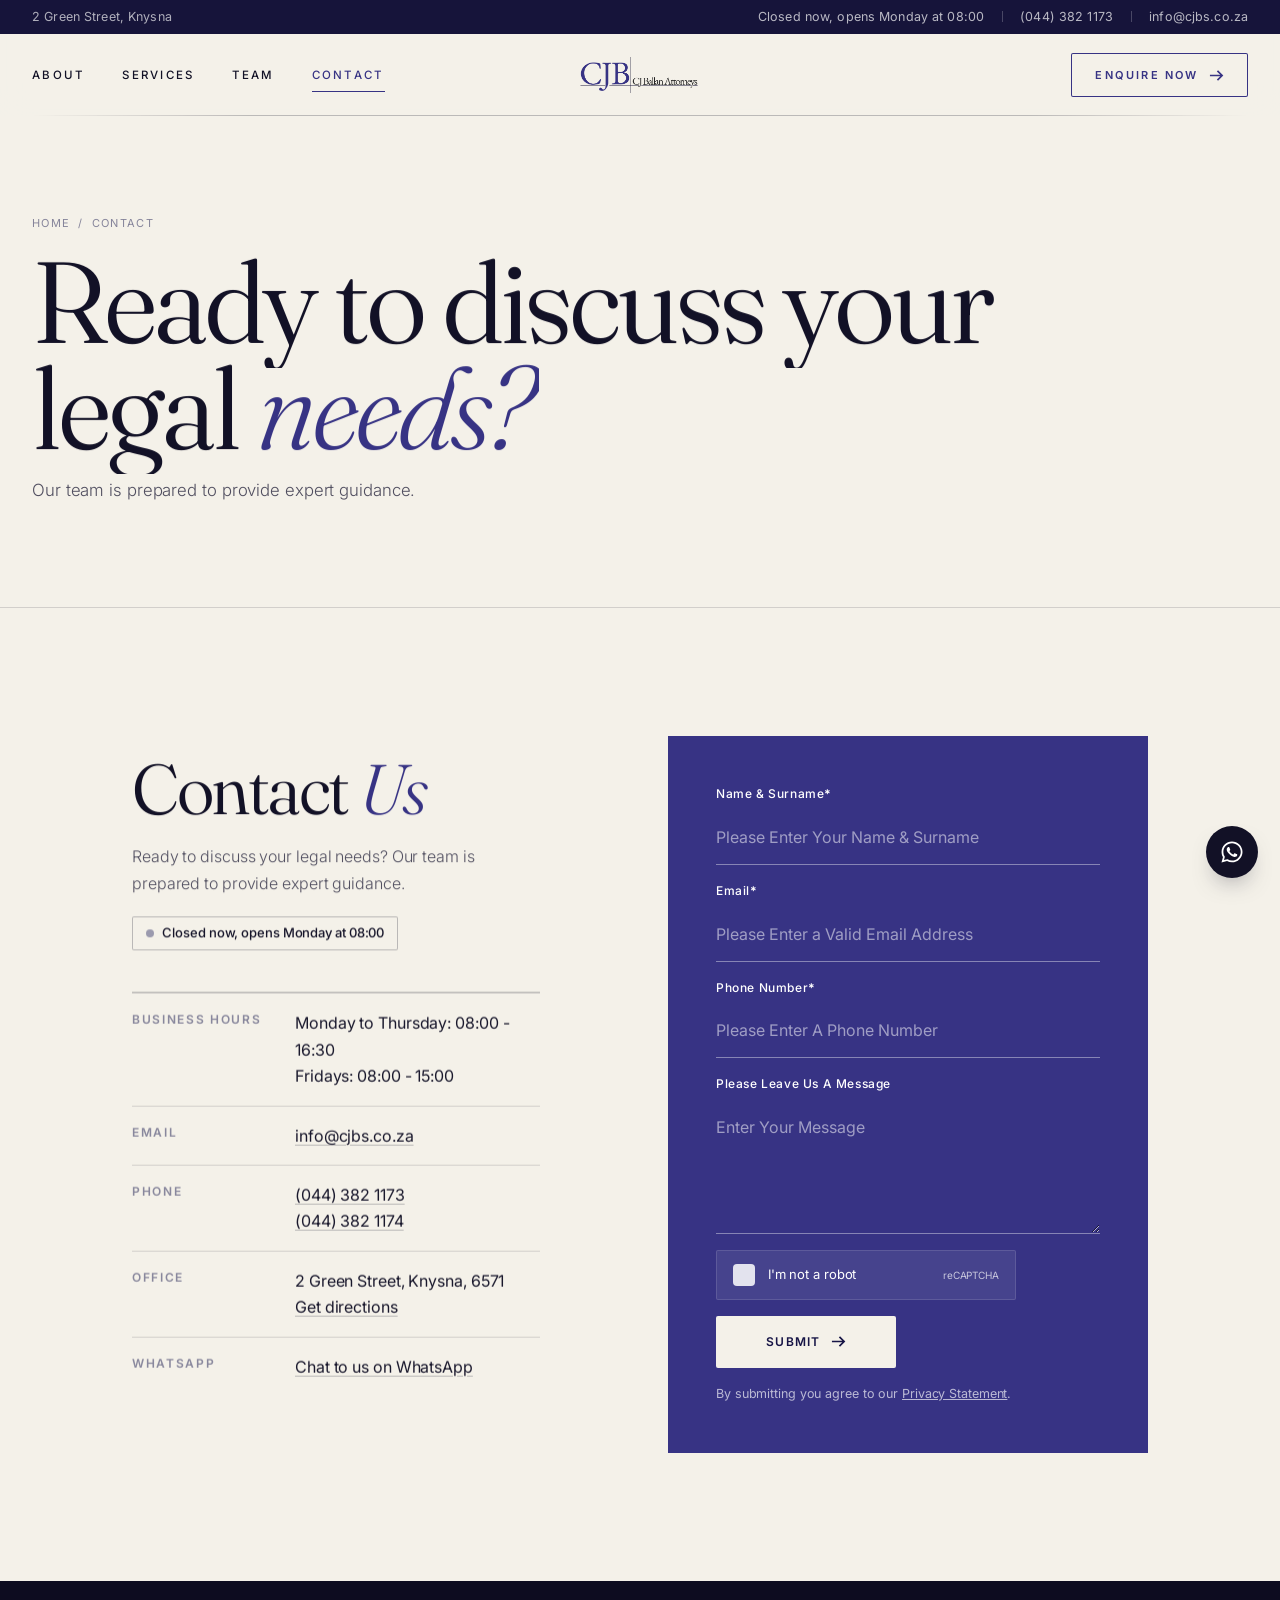
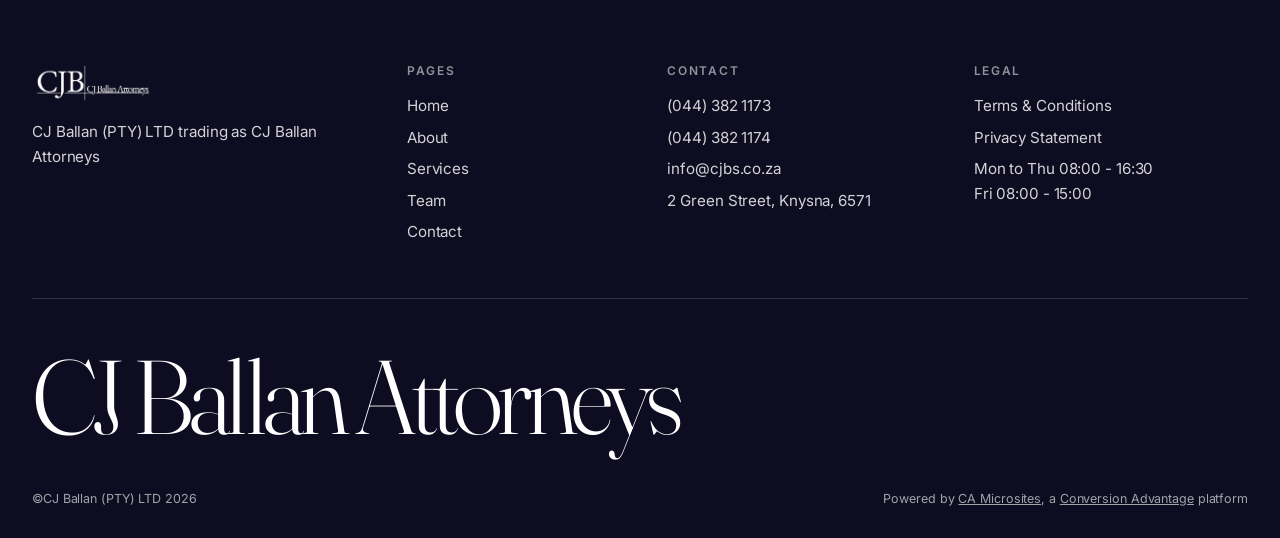
<file: contact.html>
<!doctype html>
<html lang="en">
<head>
<meta charset="utf-8">
<meta name="viewport" content="width=device-width, initial-scale=1, viewport-fit=cover">
<meta name="theme-color" content="#37358A">
<title>Contact | CJB Attorneys</title>
<meta name="description" content="Contact CJ Ballan Attorneys, 2 Green Street, Knysna. Phone (044) 382 1173 or email info@cjbs.co.za.">
<meta property="og:title" content="Contact | CJB Attorneys"><meta property="og:description" content="Contact CJ Ballan Attorneys, 2 Green Street, Knysna. Phone (044) 382 1173 or email info@cjbs.co.za."><meta property="og:type" content="website">
<link rel="icon" href="assets/img/77beef6f92.webp">
<link rel="canonical" href="https://cjbattorneys.co.za/contact.html"><meta property="og:url" content="https://cjbattorneys.co.za/contact.html">
<meta property="og:image" content="https://cjbattorneys.co.za/assets/img/63305e6623.webp"><meta name="twitter:card" content="summary_large_image">
<script>(function(w,d,s,l,i){w[l]=w[l]||[];w[l].push({'gtm.start':new Date().getTime(),event:'gtm.js'});var f=d.getElementsByTagName(s)[0],j=d.createElement(s),dl=l!='dataLayer'?'&l='+l:'';j.async=true;j.src='https://www.googletagmanager.com/gtm.js?id='+i+dl;f.parentNode.insertBefore(j,f);})(window,document,'script','dataLayer','GTM-MT8NGPH2');</script>

<link rel="preconnect" href="https://fonts.googleapis.com"><link rel="preconnect" href="https://fonts.gstatic.com" crossorigin>
<link href="https://fonts.googleapis.com/css2?family=Fraunces:ital,opsz,wght@0,9..144,300..500;1,9..144,300..500&family=Inter:wght@400;500;600&display=swap" rel="stylesheet">
<link rel="stylesheet" href="assets/css/site.css?v=20261118a">
</head>
<body data-page="contact">
<noscript><iframe src="https://www.googletagmanager.com/ns.html?id=GTM-MT8NGPH2" height="0" width="0" style="display:none;visibility:hidden"></iframe></noscript>
<div class="veil" id="veil"></div>
<div class="cursor" id="cursor" aria-hidden="true"></div>
<a class="skip" href="#main">Skip to content</a>
<header class="nav" id="nav">
  <div class="nav-top"><div class="nav-top-in">
    <a class="nt-l" href="https://www.google.com/maps/search/?api=1&amp;query=CJ+Ballan+Attorneys+2+Green+Street+Knysna" target="_blank" rel="noopener">2 Green Street, Knysna</a>
    <span class="nt-r"><span class="nt-status" data-status>Checking hours</span><a href="tel:0443821173">(044) 382 1173</a><a href="mailto:info@cjbs.co.za">info@cjbs.co.za</a></span>
  </div></div>
  <div class="nav-in">
    <nav class="nav-links" aria-label="Main">
      <a href="about.html" data-nav="about">About</a><a href="services.html" data-nav="services">Services</a><a href="team.html" data-nav="team">Team</a><a href="contact.html" data-nav="contact">Contact</a>
    </nav>
    <a href="index.html" class="logo" aria-label="CJ Ballan Attorneys home"><img src="assets/img/7c12fd3045.webp" alt="CJB, CJ Ballan Attorneys"></a>
    <div class="nav-r">
            <a class="round" href="tel:0443821173" aria-label="Call (044) 382 1173"><svg viewBox="0 0 512 512"><path d="M164.9 24.6c-7.7-18.6-28-28.5-47.4-23.2l-88 24C12.1 30.2 0 46 0 64c0 247.4 200.6 448 448 448 18 0 33.8-12.1 38.6-29.5l24-88c5.3-19.4-4.6-39.7-23.2-47.4l-96-40c-16.3-6.8-35.2-2.1-46.3 11.6L304.7 368C234.3 334.7 177.3 277.7 144 207.3L193.3 167c13.7-11.2 18.4-30 11.6-46.3l-40-96z"/></svg></a>
      <a class="btn btn-solid nav-cta" href="contact.html">Enquire now<i><svg viewBox="0 0 16 16"><path d="M1 8h13M9 3l5 5-5 5"/></svg></i></a>
      <button class="burger" id="burger" aria-label="Open menu" aria-expanded="false"><span></span><span></span></button>
    </div>
  </div>
</header>
<div class="menu" id="menu" aria-hidden="true">
  <nav aria-label="Mobile"><a href="index.html"><span>Home</span></a><a href="about.html"><span>About</span></a><a href="services.html"><span>Services</span></a><a href="team.html"><span>Team</span></a><a href="contact.html"><span><em>Contact</em></span></a></nav>
  <div class="m-foot"><span class="pill-status" data-status style="justify-self:start">Checking hours</span><span>(044) 382 1173</span><span>info@cjbs.co.za</span><span>2 Green Street, Knysna, 6571</span></div>
</div>
<main id="main">
<!-- ## reviewed 2026-10-14: contact details, hours and all original form fields preserved -->
<section class="phero"><div class="wrap">
    <div class="crumbs"><a href="index.html">Home</a><span>/</span><span>Contact</span></div>
    <h1 data-rise="now">Ready to discuss your legal <em>needs?</em></h1>
    <p class="sub" data-fade="0.5">Our team is prepared to provide expert guidance.</p>
</div></section>
<section class="contact" id="contact"><img class="cbg" src="assets/img/office-door-banner.jpg" alt="" loading="lazy">
  <div class="wrap-over">
  <div class="wrap cgrid">
    <div>
      <h2 data-rise>Contact <em>Us</em></h2>
      <p class="sub" data-fade="0.1">Ready to discuss your legal needs? Our team is prepared to provide expert guidance.</p>
      <p data-fade="0.15" style="margin-top:1.2rem"><span class="pill-status" data-status>Checking hours</span></p>
      <dl class="info" data-fade="0.2">
        <div><dt>Business Hours</dt><dd>Monday to Thursday: 08:00 - 16:30<br>Fridays: 08:00 - 15:00</dd></div>
        <div><dt>Email</dt><dd><a href="mailto:info@cjbs.co.za">info@cjbs.co.za</a></dd></div>
        <div><dt>Phone</dt><dd><a href="tel:0443821173">(044) 382 1173</a><br><a href="tel:0443821174">(044) 382 1174</a></dd></div>
        <div><dt>Office</dt><dd>2 Green Street, Knysna, 6571<br><a href="https://www.google.com/maps/search/?api=1&amp;query=CJ+Ballan+Attorneys+2+Green+Street+Knysna" target="_blank" rel="noopener">Get directions</a></dd></div>
        <div><dt>WhatsApp</dt><dd><a href="https://wa.me/+27686496821">Chat to us on WhatsApp</a></dd></div>
      </dl>
    </div>
    <div class="letter" data-fade="0.15">
      <form class="form" id="cform" novalidate>
        <div class="f"><label for="c-name">Name &amp; Surname<b>*</b></label><input id="c-name" name="user-name" type="text" placeholder="Please Enter Your Name &amp; Surname" required autocomplete="name"></div>
        <div class="f"><label for="c-email">Email<b>*</b></label><input id="c-email" name="user-email-address" type="email" placeholder="Please Enter a Valid Email Address" required autocomplete="email"></div>
        <div class="f"><label for="c-phone">Phone Number<b>*</b></label><input id="c-phone" name="user-phone-number" type="tel" placeholder="Please Enter A Phone Number" required autocomplete="tel"></div>
        <div class="f"><label for="c-msg">Please Leave Us A Message</label><textarea id="c-msg" name="User-Message" rows="4" placeholder="Enter Your Message"></textarea></div>
        <div class="captcha"><i></i>I'm not a robot<small>reCAPTCHA</small></div>
        <button class="btn btn-solid" type="submit">Submit<i><svg viewBox="0 0 16 16"><path d="M1 8h13M9 3l5 5-5 5"/></svg></i></button>
        <div class="ok" role="status"></div>
        <p class="fine">By submitting you agree to our <a href="privacy.html">Privacy Statement</a>.</p>
      </form>
    </div>
  </div>
</div></section>
</main>
<footer>
  <div class="wrap">
    <div class="foot-g">
      <div><img src="assets/img/7c12fd3045.webp" alt="CJB, CJ Ballan Attorneys"><p>CJ Ballan (PTY) LTD trading as CJ Ballan Attorneys</p></div>
      <div><h4>Pages</h4><a href="index.html">Home</a><a href="about.html">About</a><a href="services.html">Services</a><a href="team.html">Team</a><a href="contact.html">Contact</a></div>
      <div><h4>Contact</h4><a href="tel:0443821173">(044) 382 1173</a><a href="tel:0443821174">(044) 382 1174</a><a href="mailto:info@cjbs.co.za">info@cjbs.co.za</a><p>2 Green Street, Knysna, 6571</p></div>
      <div><h4>Legal</h4><a href="terms.html">Terms &amp; Conditions</a><a href="privacy.html">Privacy Statement</a><p>Mon to Thu 08:00 - 16:30<br>Fri 08:00 - 15:00</p></div>
    </div>
    <div class="wordmark" id="wordmark" aria-hidden="true">CJ Ballan Attorneys</div>
    <div class="copy"><span>&copy;CJ Ballan (PTY) LTD 2026</span><span>Powered by <a href="https://conversionadvantagemicrosites.co.za/">CA Microsites</a>, a <a href="https://conversionadvantage.co.za/">Conversion Advantage</a> platform</span></div>
  </div>
</footer>
<a class="wa" href="https://wa.me/+27686496821" aria-label="Chat on WhatsApp"><svg viewBox="0 0 448 512"><path d="M380.9 97.1C339 55.1 283.2 32 223.9 32c-122.4 0-222 99.6-222 222 0 39.1 10.2 77.3 29.6 111L0 480l117.7-30.9c32.4 17.7 68.9 27 106.1 27h.1c122.3 0 224.1-99.6 224.1-222 0-59.3-25.2-115-67.1-157zm-157 341.6c-33.2 0-65.7-8.9-94-25.7l-6.7-4-69.8 18.3 18.7-68.1-4.4-7c-18.5-29.4-28.2-63.3-28.2-98.2 0-101.7 82.8-184.5 184.6-184.5 49.3 0 95.6 19.2 130.4 54.1 34.8 34.9 56.2 81.2 56.1 130.5 0 101.8-84.9 184.6-186.6 184.6zm101.2-138.2c-5.5-2.8-32.8-16.2-37.9-18-5.1-1.9-8.8-2.8-12.5 2.8-3.7 5.6-14.3 18-17.6 21.8-3.2 3.7-6.5 4.2-12 1.4-32.6-16.3-54-29.1-75.5-66-5.7-9.8 5.7-9.1 16.3-30.3 1.8-3.7.9-6.9-.5-9.7-1.4-2.8-12.5-30.1-17.1-41.2-4.5-10.8-9.1-9.3-12.5-9.5-3.2-.2-6.9-.2-10.6-.2-3.7 0-9.7 1.4-14.8 6.9-5.1 5.6-19.4 19-19.4 46.3 0 27.3 19.9 53.7 22.6 57.4 2.8 3.7 39.1 59.7 94.8 83.8 35.2 15.2 49 16.5 66.6 13.9 10.7-1.6 32.8-13.4 37.4-26.4 4.6-13 4.6-24.1 3.2-26.4-1.3-2.5-5-3.9-10.5-6.6z"/></svg></a>
<div class="bar-m" id="barm"><a href="tel:0443821173" aria-label="Call"><svg width="18" height="18" fill="currentColor" viewBox="0 0 512 512"><path d="M164.9 24.6c-7.7-18.6-28-28.5-47.4-23.2l-88 24C12.1 30.2 0 46 0 64c0 247.4 200.6 448 448 448 18 0 33.8-12.1 38.6-29.5l24-88c5.3-19.4-4.6-39.7-23.2-47.4l-96-40c-16.3-6.8-35.2-2.1-46.3 11.6L304.7 368C234.3 334.7 177.3 277.7 144 207.3L193.3 167c13.7-11.2 18.4-30 11.6-46.3l-40-96z"/></svg></a><a href="https://wa.me/+27686496821">WhatsApp</a><a href="contact.html">Enquire now</a></div>
<button class="dial" id="dial" type="button" aria-label="Back to top"><img id="dialImg" src="assets/img/sculpture.png" alt="" width="64" height="64"></button>

<div class="modal" id="modal" role="dialog" aria-modal="true" aria-labelledby="m-title" aria-hidden="true">
  <div class="m-backdrop" id="mback"></div>
  <div class="m-panel" id="mpanel" data-lenis-prevent>
    <button class="m-close" id="mclose" aria-label="Close"><svg viewBox="0 0 16 16"><path d="M2 2l12 12M14 2L2 14"/></svg></button>
    <div class="m-media"><img id="mimg" alt=""></div>
    <div class="m-body">
      <div class="m-cols">
        <div class="m-info"><h3 id="m-title"></h3><p id="mdesc"></p><span class="chiptag" id="mchip"></span></div>
        <form class="form" id="mform" novalidate>
          <div class="f"><label for="m-name">Name &amp; Surname<b>*</b></label><input id="m-name" name="user-name" type="text" placeholder="Please Enter Your Name &amp; Surname" required autocomplete="name"></div>
          <div class="f"><label for="m-email">Email<b>*</b></label><input id="m-email" name="user-email-address" type="email" placeholder="Please Enter a Valid Email Address" required autocomplete="email"></div>
          <div class="f"><label for="m-phone">Phone Number<b>*</b></label><input id="m-phone" name="user-phone-number" type="tel" placeholder="Please Enter A Phone Number" required autocomplete="tel"></div>
          <div class="f"><label for="m-msg">Please Leave Us A Message</label><input id="m-msg" name="User-Message" type="text" placeholder="Enter Your Message"></div>
          <input type="hidden" name="form_type" value="BLOG">
          <input type="hidden" name="subject" id="msubject" value="">
          <div class="captcha"><i></i>I'm not a robot<small>reCAPTCHA</small></div>
          <div class="actions"><button class="btn btn-solid" type="submit">Submit<i><svg viewBox="0 0 16 16"><path d="M1 8h13M9 3l5 5-5 5"/></svg></i></button><a class="btn btn-ghost" href="tel:0443821173">Contact Us</a></div>
          <div class="ok" role="status"></div>
        </form>
      </div>
    </div>
  </div>
</div>
<script src="assets/js/config.js"></script>
<script src="assets/js/vendor/gsap.min.js"></script>
<script src="assets/js/vendor/ScrollTrigger.min.js"></script>
<script src="assets/js/vendor/lenis.min.js"></script>
<script src="assets/js/site.js?v=20261118a"></script>
</body>
</html>
</file>
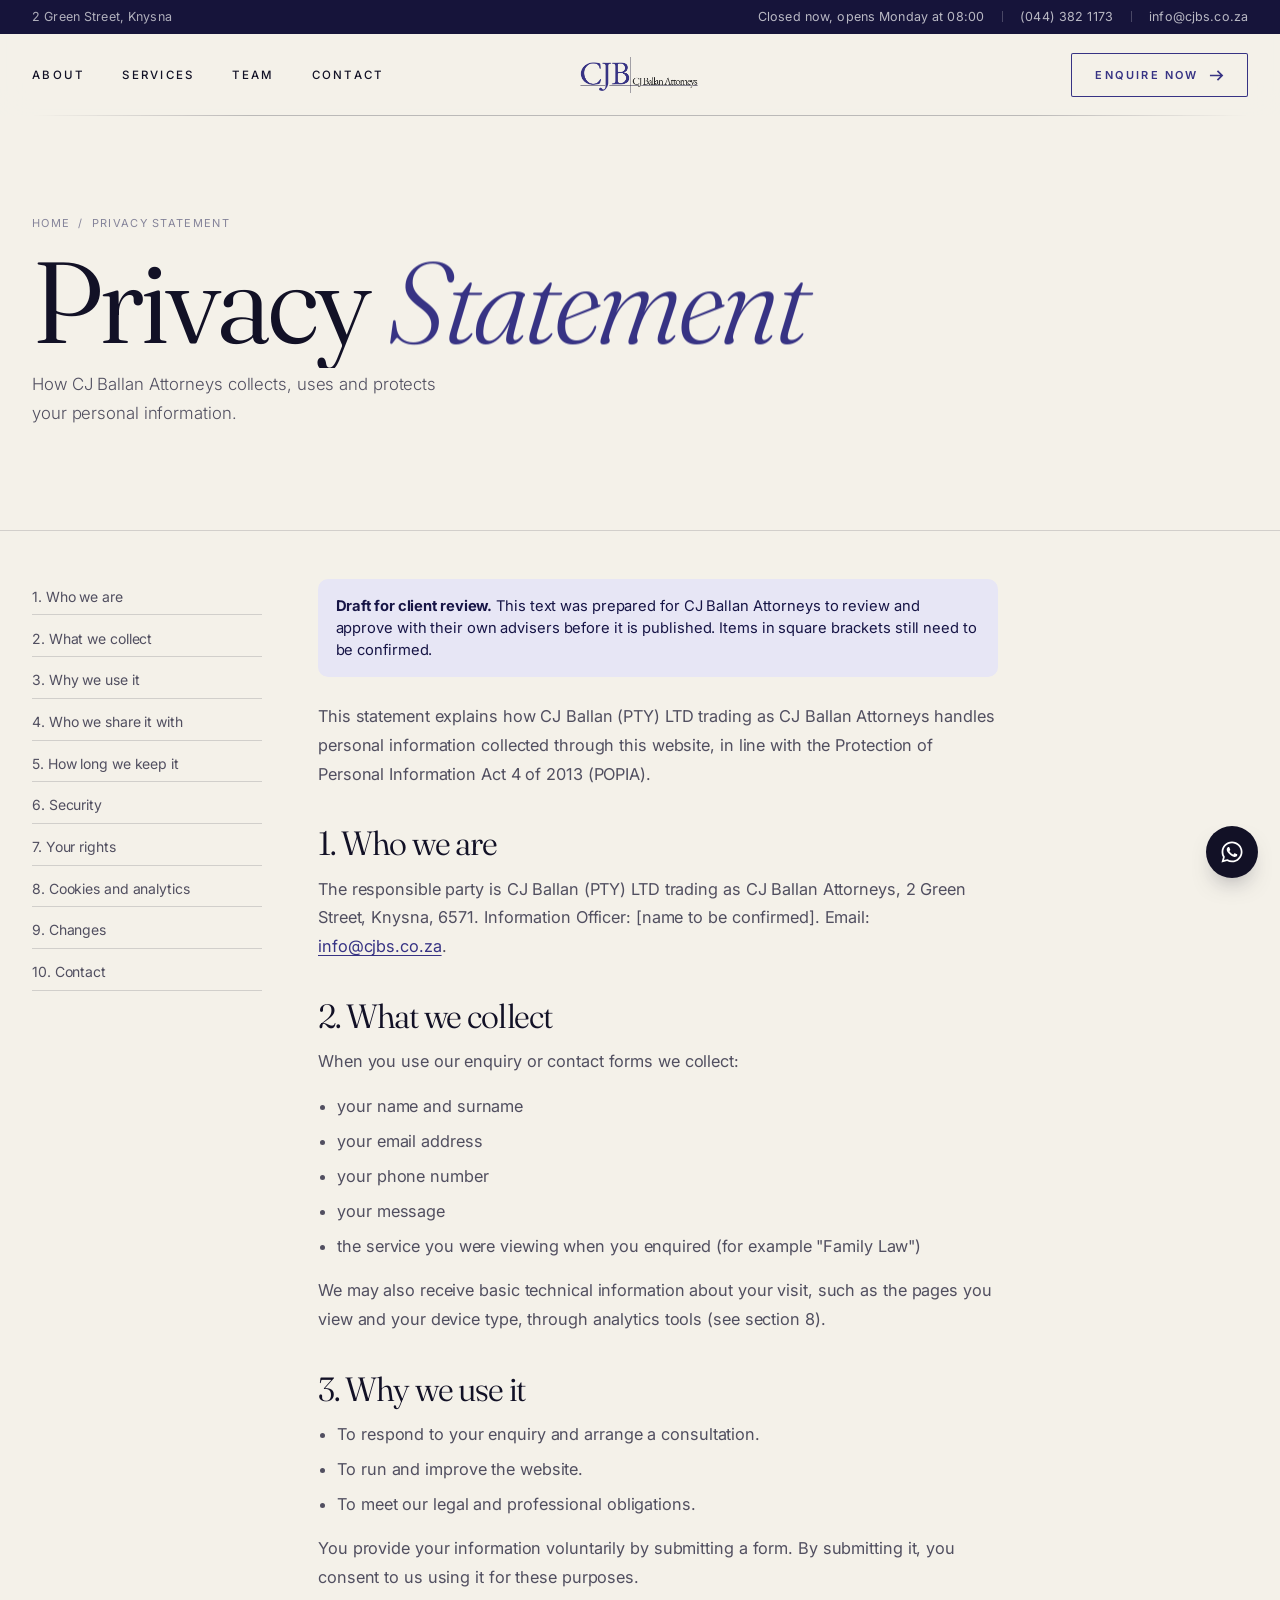
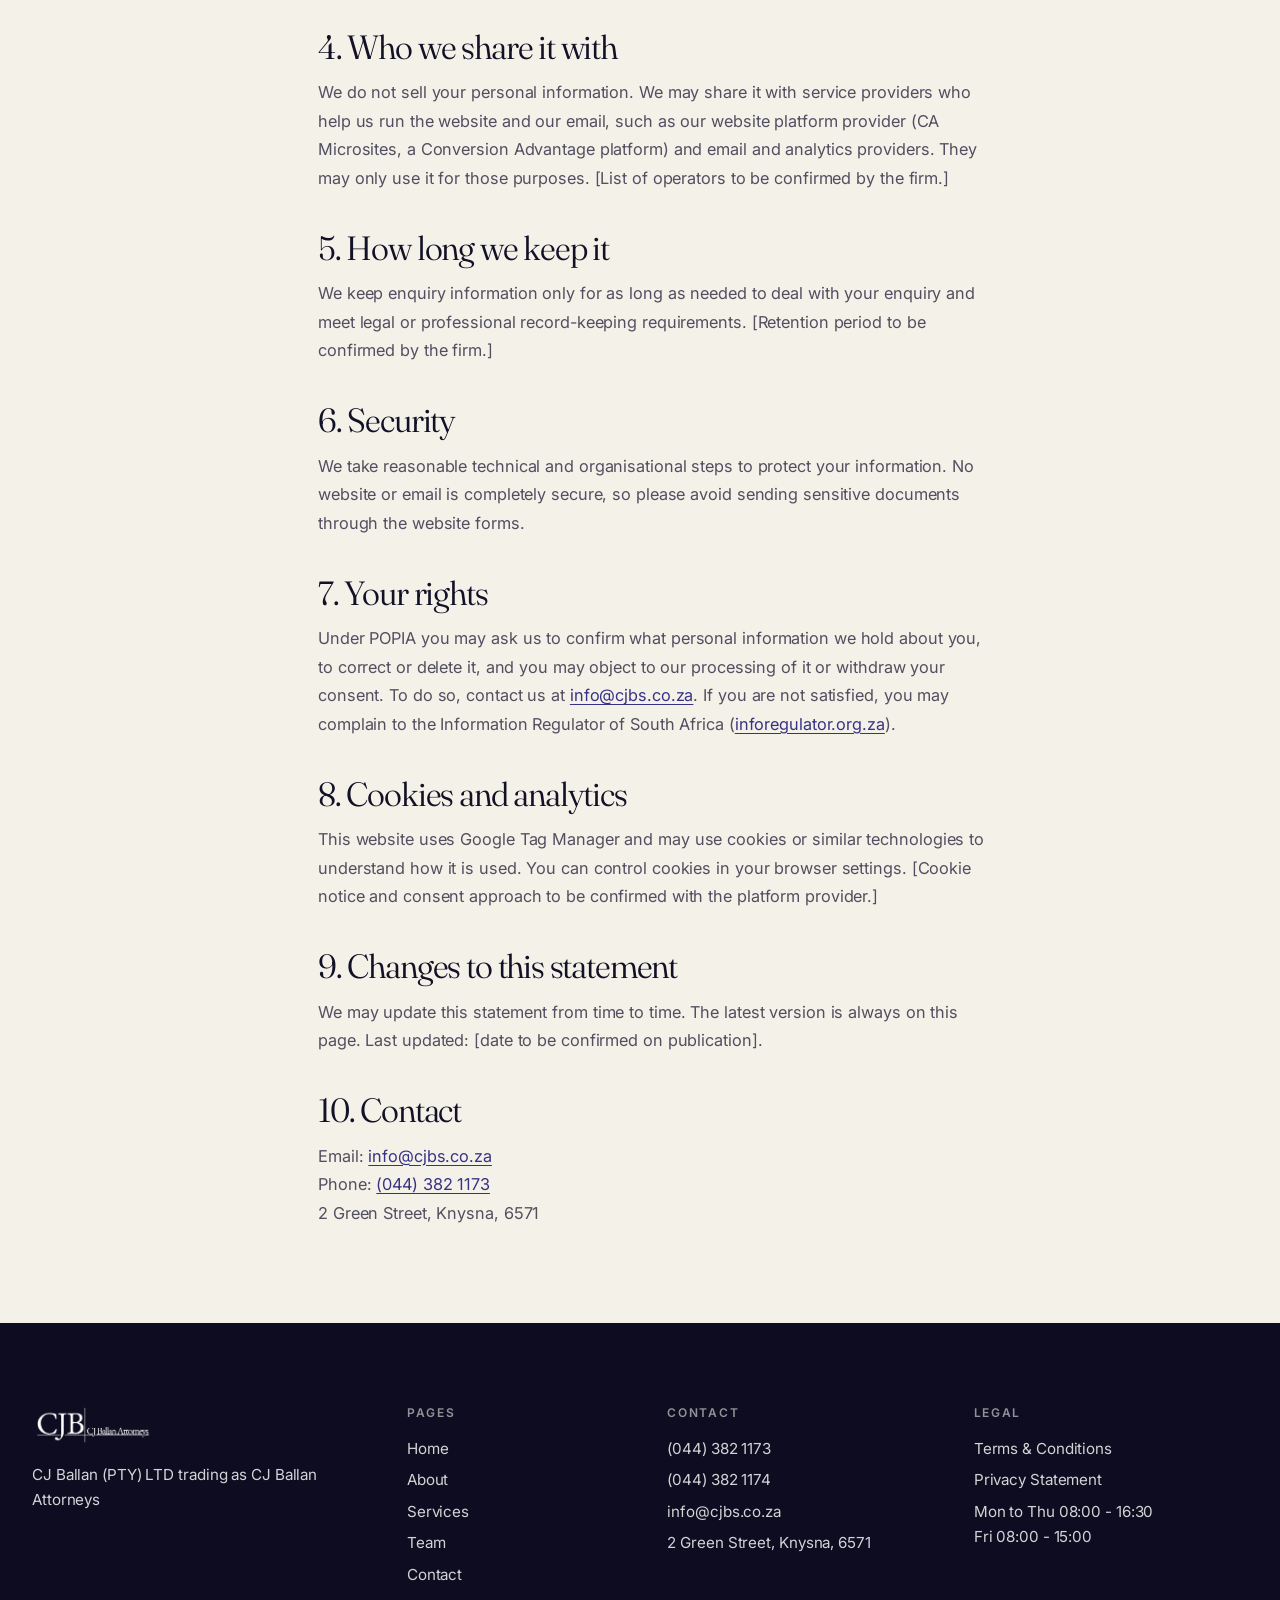
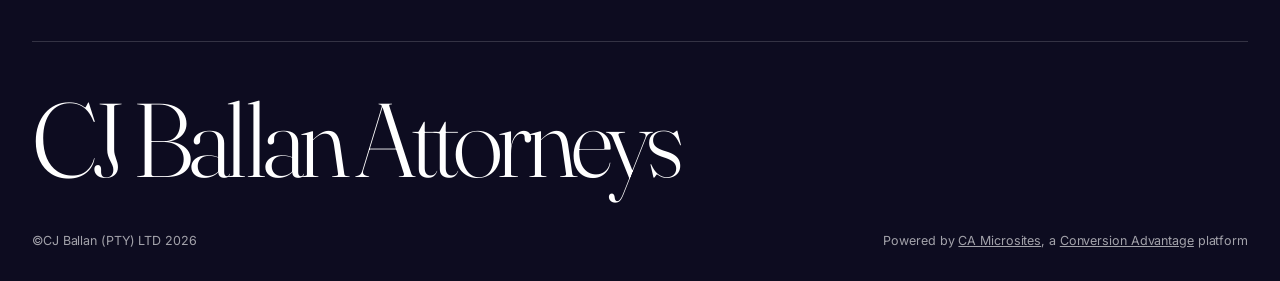
<file: privacy.html>
<!doctype html>
<html lang="en">
<head>
<meta charset="utf-8">
<meta name="viewport" content="width=device-width, initial-scale=1, viewport-fit=cover">
<meta name="theme-color" content="#37358A">
<title>Privacy Statement | CJB Attorneys</title>
<meta name="description" content="How CJ Ballan Attorneys collects, uses and protects personal information (POPIA).">
<meta property="og:title" content="Privacy Statement | CJB Attorneys"><meta property="og:description" content="How CJ Ballan Attorneys collects, uses and protects personal information (POPIA)."><meta property="og:type" content="website">
<link rel="icon" href="assets/img/77beef6f92.webp">
<link rel="canonical" href="https://cjbattorneys.co.za/privacy.html"><meta property="og:url" content="https://cjbattorneys.co.za/privacy.html">
<meta property="og:image" content="https://cjbattorneys.co.za/assets/img/63305e6623.webp"><meta name="twitter:card" content="summary_large_image">
<script>(function(w,d,s,l,i){w[l]=w[l]||[];w[l].push({'gtm.start':new Date().getTime(),event:'gtm.js'});var f=d.getElementsByTagName(s)[0],j=d.createElement(s),dl=l!='dataLayer'?'&l='+l:'';j.async=true;j.src='https://www.googletagmanager.com/gtm.js?id='+i+dl;f.parentNode.insertBefore(j,f);})(window,document,'script','dataLayer','GTM-MT8NGPH2');</script>

<link rel="preconnect" href="https://fonts.googleapis.com"><link rel="preconnect" href="https://fonts.gstatic.com" crossorigin>
<link href="https://fonts.googleapis.com/css2?family=Fraunces:ital,opsz,wght@0,9..144,300..500;1,9..144,300..500&family=Inter:wght@400;500;600&display=swap" rel="stylesheet">
<link rel="stylesheet" href="assets/css/site.css?v=20261118a">
</head>
<body data-page="privacy">
<noscript><iframe src="https://www.googletagmanager.com/ns.html?id=GTM-MT8NGPH2" height="0" width="0" style="display:none;visibility:hidden"></iframe></noscript>
<div class="veil" id="veil"></div>
<div class="cursor" id="cursor" aria-hidden="true"></div>
<a class="skip" href="#main">Skip to content</a>
<header class="nav" id="nav">
  <div class="nav-top"><div class="nav-top-in">
    <a class="nt-l" href="https://www.google.com/maps/search/?api=1&amp;query=CJ+Ballan+Attorneys+2+Green+Street+Knysna" target="_blank" rel="noopener">2 Green Street, Knysna</a>
    <span class="nt-r"><span class="nt-status" data-status>Checking hours</span><a href="tel:0443821173">(044) 382 1173</a><a href="mailto:info@cjbs.co.za">info@cjbs.co.za</a></span>
  </div></div>
  <div class="nav-in">
    <nav class="nav-links" aria-label="Main">
      <a href="about.html" data-nav="about">About</a><a href="services.html" data-nav="services">Services</a><a href="team.html" data-nav="team">Team</a><a href="contact.html" data-nav="contact">Contact</a>
    </nav>
    <a href="index.html" class="logo" aria-label="CJ Ballan Attorneys home"><img src="assets/img/7c12fd3045.webp" alt="CJB, CJ Ballan Attorneys"></a>
    <div class="nav-r">
            <a class="round" href="tel:0443821173" aria-label="Call (044) 382 1173"><svg viewBox="0 0 512 512"><path d="M164.9 24.6c-7.7-18.6-28-28.5-47.4-23.2l-88 24C12.1 30.2 0 46 0 64c0 247.4 200.6 448 448 448 18 0 33.8-12.1 38.6-29.5l24-88c5.3-19.4-4.6-39.7-23.2-47.4l-96-40c-16.3-6.8-35.2-2.1-46.3 11.6L304.7 368C234.3 334.7 177.3 277.7 144 207.3L193.3 167c13.7-11.2 18.4-30 11.6-46.3l-40-96z"/></svg></a>
      <a class="btn btn-solid nav-cta" href="contact.html">Enquire now<i><svg viewBox="0 0 16 16"><path d="M1 8h13M9 3l5 5-5 5"/></svg></i></a>
      <button class="burger" id="burger" aria-label="Open menu" aria-expanded="false"><span></span><span></span></button>
    </div>
  </div>
</header>
<div class="menu" id="menu" aria-hidden="true">
  <nav aria-label="Mobile"><a href="index.html"><span>Home</span></a><a href="about.html"><span>About</span></a><a href="services.html"><span>Services</span></a><a href="team.html"><span>Team</span></a><a href="contact.html"><span><em>Contact</em></span></a></nav>
  <div class="m-foot"><span class="pill-status" data-status style="justify-self:start">Checking hours</span><span>(044) 382 1173</span><span>info@cjbs.co.za</span><span>2 Green Street, Knysna, 6571</span></div>
</div>
<main id="main">
<section class="phero"><div class="wrap">
    <div class="crumbs"><a href="index.html">Home</a><span>/</span><span>Privacy Statement</span></div>
    <h1 data-rise="now">Privacy <em>Statement</em></h1>
    <p class="sub" data-fade="0.5">How CJ Ballan Attorneys collects, uses and protects your personal information.</p>
</div></section>
<section><div class="wrap legal">
<nav class="toc" aria-label="On this page"><a href="#p1">1. Who we are</a><a href="#p2">2. What we collect</a><a href="#p3">3. Why we use it</a><a href="#p4">4. Who we share it with</a><a href="#p5">5. How long we keep it</a><a href="#p6">6. Security</a><a href="#p7">7. Your rights</a><a href="#p8">8. Cookies and analytics</a><a href="#p9">9. Changes</a><a href="#p10">10. Contact</a></nav>
    <article class="prose">
      <div class="draftnote"><b>Draft for client review.</b> This text was prepared for CJ Ballan Attorneys to review and approve with their own advisers before it is published. Items in square brackets still need to be confirmed.</div>
      <p>This statement explains how CJ Ballan (PTY) LTD trading as CJ Ballan Attorneys handles personal information collected through this website, in line with the Protection of Personal Information Act 4 of 2013 (POPIA).</p>
      <h2 id="p1">1. Who we are</h2>
      <p>The responsible party is CJ Ballan (PTY) LTD trading as CJ Ballan Attorneys, 2 Green Street, Knysna, 6571. Information Officer: [name to be confirmed]. Email: <a href="mailto:info@cjbs.co.za">info@cjbs.co.za</a>.</p>
      <h2 id="p2">2. What we collect</h2>
      <p>When you use our enquiry or contact forms we collect:</p>
      <ul><li>your name and surname</li><li>your email address</li><li>your phone number</li><li>your message</li><li>the service you were viewing when you enquired (for example "Family Law")</li></ul>
      <p>We may also receive basic technical information about your visit, such as the pages you view and your device type, through analytics tools (see section 8).</p>
      <h2 id="p3">3. Why we use it</h2>
      <ul><li>To respond to your enquiry and arrange a consultation.</li><li>To run and improve the website.</li><li>To meet our legal and professional obligations.</li></ul>
      <p>You provide your information voluntarily by submitting a form. By submitting it, you consent to us using it for these purposes.</p>
      <h2 id="p4">4. Who we share it with</h2>
      <p>We do not sell your personal information. We may share it with service providers who help us run the website and our email, such as our website platform provider (CA Microsites, a Conversion Advantage platform) and email and analytics providers. They may only use it for those purposes. [List of operators to be confirmed by the firm.]</p>
      <h2 id="p5">5. How long we keep it</h2>
      <p>We keep enquiry information only for as long as needed to deal with your enquiry and meet legal or professional record-keeping requirements. [Retention period to be confirmed by the firm.]</p>
      <h2 id="p6">6. Security</h2>
      <p>We take reasonable technical and organisational steps to protect your information. No website or email is completely secure, so please avoid sending sensitive documents through the website forms.</p>
      <h2 id="p7">7. Your rights</h2>
      <p>Under POPIA you may ask us to confirm what personal information we hold about you, to correct or delete it, and you may object to our processing of it or withdraw your consent. To do so, contact us at <a href="mailto:info@cjbs.co.za">info@cjbs.co.za</a>. If you are not satisfied, you may complain to the Information Regulator of South Africa (<a href="https://inforegulator.org.za">inforegulator.org.za</a>).</p>
      <h2 id="p8">8. Cookies and analytics</h2>
      <p>This website uses Google Tag Manager and may use cookies or similar technologies to understand how it is used. You can control cookies in your browser settings. [Cookie notice and consent approach to be confirmed with the platform provider.]</p>
      <h2 id="p9">9. Changes to this statement</h2>
      <p>We may update this statement from time to time. The latest version is always on this page. Last updated: [date to be confirmed on publication].</p>
      <h2 id="p10">10. Contact</h2>
      <p>Email: <a href="mailto:info@cjbs.co.za">info@cjbs.co.za</a><br>Phone: <a href="tel:0443821173">(044) 382 1173</a><br>2 Green Street, Knysna, 6571</p>
    </article>
</div></section>
</main>
<footer>
  <div class="wrap">
    <div class="foot-g">
      <div><img src="assets/img/7c12fd3045.webp" alt="CJB, CJ Ballan Attorneys"><p>CJ Ballan (PTY) LTD trading as CJ Ballan Attorneys</p></div>
      <div><h4>Pages</h4><a href="index.html">Home</a><a href="about.html">About</a><a href="services.html">Services</a><a href="team.html">Team</a><a href="contact.html">Contact</a></div>
      <div><h4>Contact</h4><a href="tel:0443821173">(044) 382 1173</a><a href="tel:0443821174">(044) 382 1174</a><a href="mailto:info@cjbs.co.za">info@cjbs.co.za</a><p>2 Green Street, Knysna, 6571</p></div>
      <div><h4>Legal</h4><a href="terms.html">Terms &amp; Conditions</a><a href="privacy.html">Privacy Statement</a><p>Mon to Thu 08:00 - 16:30<br>Fri 08:00 - 15:00</p></div>
    </div>
    <div class="wordmark" id="wordmark" aria-hidden="true">CJ Ballan Attorneys</div>
    <div class="copy"><span>&copy;CJ Ballan (PTY) LTD 2026</span><span>Powered by <a href="https://conversionadvantagemicrosites.co.za/">CA Microsites</a>, a <a href="https://conversionadvantage.co.za/">Conversion Advantage</a> platform</span></div>
  </div>
</footer>
<a class="wa" href="https://wa.me/+27686496821" aria-label="Chat on WhatsApp"><svg viewBox="0 0 448 512"><path d="M380.9 97.1C339 55.1 283.2 32 223.9 32c-122.4 0-222 99.6-222 222 0 39.1 10.2 77.3 29.6 111L0 480l117.7-30.9c32.4 17.7 68.9 27 106.1 27h.1c122.3 0 224.1-99.6 224.1-222 0-59.3-25.2-115-67.1-157zm-157 341.6c-33.2 0-65.7-8.9-94-25.7l-6.7-4-69.8 18.3 18.7-68.1-4.4-7c-18.5-29.4-28.2-63.3-28.2-98.2 0-101.7 82.8-184.5 184.6-184.5 49.3 0 95.6 19.2 130.4 54.1 34.8 34.9 56.2 81.2 56.1 130.5 0 101.8-84.9 184.6-186.6 184.6zm101.2-138.2c-5.5-2.8-32.8-16.2-37.9-18-5.1-1.9-8.8-2.8-12.5 2.8-3.7 5.6-14.3 18-17.6 21.8-3.2 3.7-6.5 4.2-12 1.4-32.6-16.3-54-29.1-75.5-66-5.7-9.8 5.7-9.1 16.3-30.3 1.8-3.7.9-6.9-.5-9.7-1.4-2.8-12.5-30.1-17.1-41.2-4.5-10.8-9.1-9.3-12.5-9.5-3.2-.2-6.9-.2-10.6-.2-3.7 0-9.7 1.4-14.8 6.9-5.1 5.6-19.4 19-19.4 46.3 0 27.3 19.9 53.7 22.6 57.4 2.8 3.7 39.1 59.7 94.8 83.8 35.2 15.2 49 16.5 66.6 13.9 10.7-1.6 32.8-13.4 37.4-26.4 4.6-13 4.6-24.1 3.2-26.4-1.3-2.5-5-3.9-10.5-6.6z"/></svg></a>
<div class="bar-m" id="barm"><a href="tel:0443821173" aria-label="Call"><svg width="18" height="18" fill="currentColor" viewBox="0 0 512 512"><path d="M164.9 24.6c-7.7-18.6-28-28.5-47.4-23.2l-88 24C12.1 30.2 0 46 0 64c0 247.4 200.6 448 448 448 18 0 33.8-12.1 38.6-29.5l24-88c5.3-19.4-4.6-39.7-23.2-47.4l-96-40c-16.3-6.8-35.2-2.1-46.3 11.6L304.7 368C234.3 334.7 177.3 277.7 144 207.3L193.3 167c13.7-11.2 18.4-30 11.6-46.3l-40-96z"/></svg></a><a href="https://wa.me/+27686496821">WhatsApp</a><a href="contact.html">Enquire now</a></div>
<button class="dial" id="dial" type="button" aria-label="Back to top"><img id="dialImg" src="assets/img/sculpture.png" alt="" width="64" height="64"></button>

<div class="modal" id="modal" role="dialog" aria-modal="true" aria-labelledby="m-title" aria-hidden="true">
  <div class="m-backdrop" id="mback"></div>
  <div class="m-panel" id="mpanel" data-lenis-prevent>
    <button class="m-close" id="mclose" aria-label="Close"><svg viewBox="0 0 16 16"><path d="M2 2l12 12M14 2L2 14"/></svg></button>
    <div class="m-media"><img id="mimg" alt=""></div>
    <div class="m-body">
      <div class="m-cols">
        <div class="m-info"><h3 id="m-title"></h3><p id="mdesc"></p><span class="chiptag" id="mchip"></span></div>
        <form class="form" id="mform" novalidate>
          <div class="f"><label for="m-name">Name &amp; Surname<b>*</b></label><input id="m-name" name="user-name" type="text" placeholder="Please Enter Your Name &amp; Surname" required autocomplete="name"></div>
          <div class="f"><label for="m-email">Email<b>*</b></label><input id="m-email" name="user-email-address" type="email" placeholder="Please Enter a Valid Email Address" required autocomplete="email"></div>
          <div class="f"><label for="m-phone">Phone Number<b>*</b></label><input id="m-phone" name="user-phone-number" type="tel" placeholder="Please Enter A Phone Number" required autocomplete="tel"></div>
          <div class="f"><label for="m-msg">Please Leave Us A Message</label><input id="m-msg" name="User-Message" type="text" placeholder="Enter Your Message"></div>
          <input type="hidden" name="form_type" value="BLOG">
          <input type="hidden" name="subject" id="msubject" value="">
          <div class="captcha"><i></i>I'm not a robot<small>reCAPTCHA</small></div>
          <div class="actions"><button class="btn btn-solid" type="submit">Submit<i><svg viewBox="0 0 16 16"><path d="M1 8h13M9 3l5 5-5 5"/></svg></i></button><a class="btn btn-ghost" href="tel:0443821173">Contact Us</a></div>
          <div class="ok" role="status"></div>
        </form>
      </div>
    </div>
  </div>
</div>
<script src="assets/js/config.js"></script>
<script src="assets/js/vendor/gsap.min.js"></script>
<script src="assets/js/vendor/ScrollTrigger.min.js"></script>
<script src="assets/js/vendor/lenis.min.js"></script>
<script src="assets/js/site.js?v=20261118a"></script>
</body>
</html>
</file>
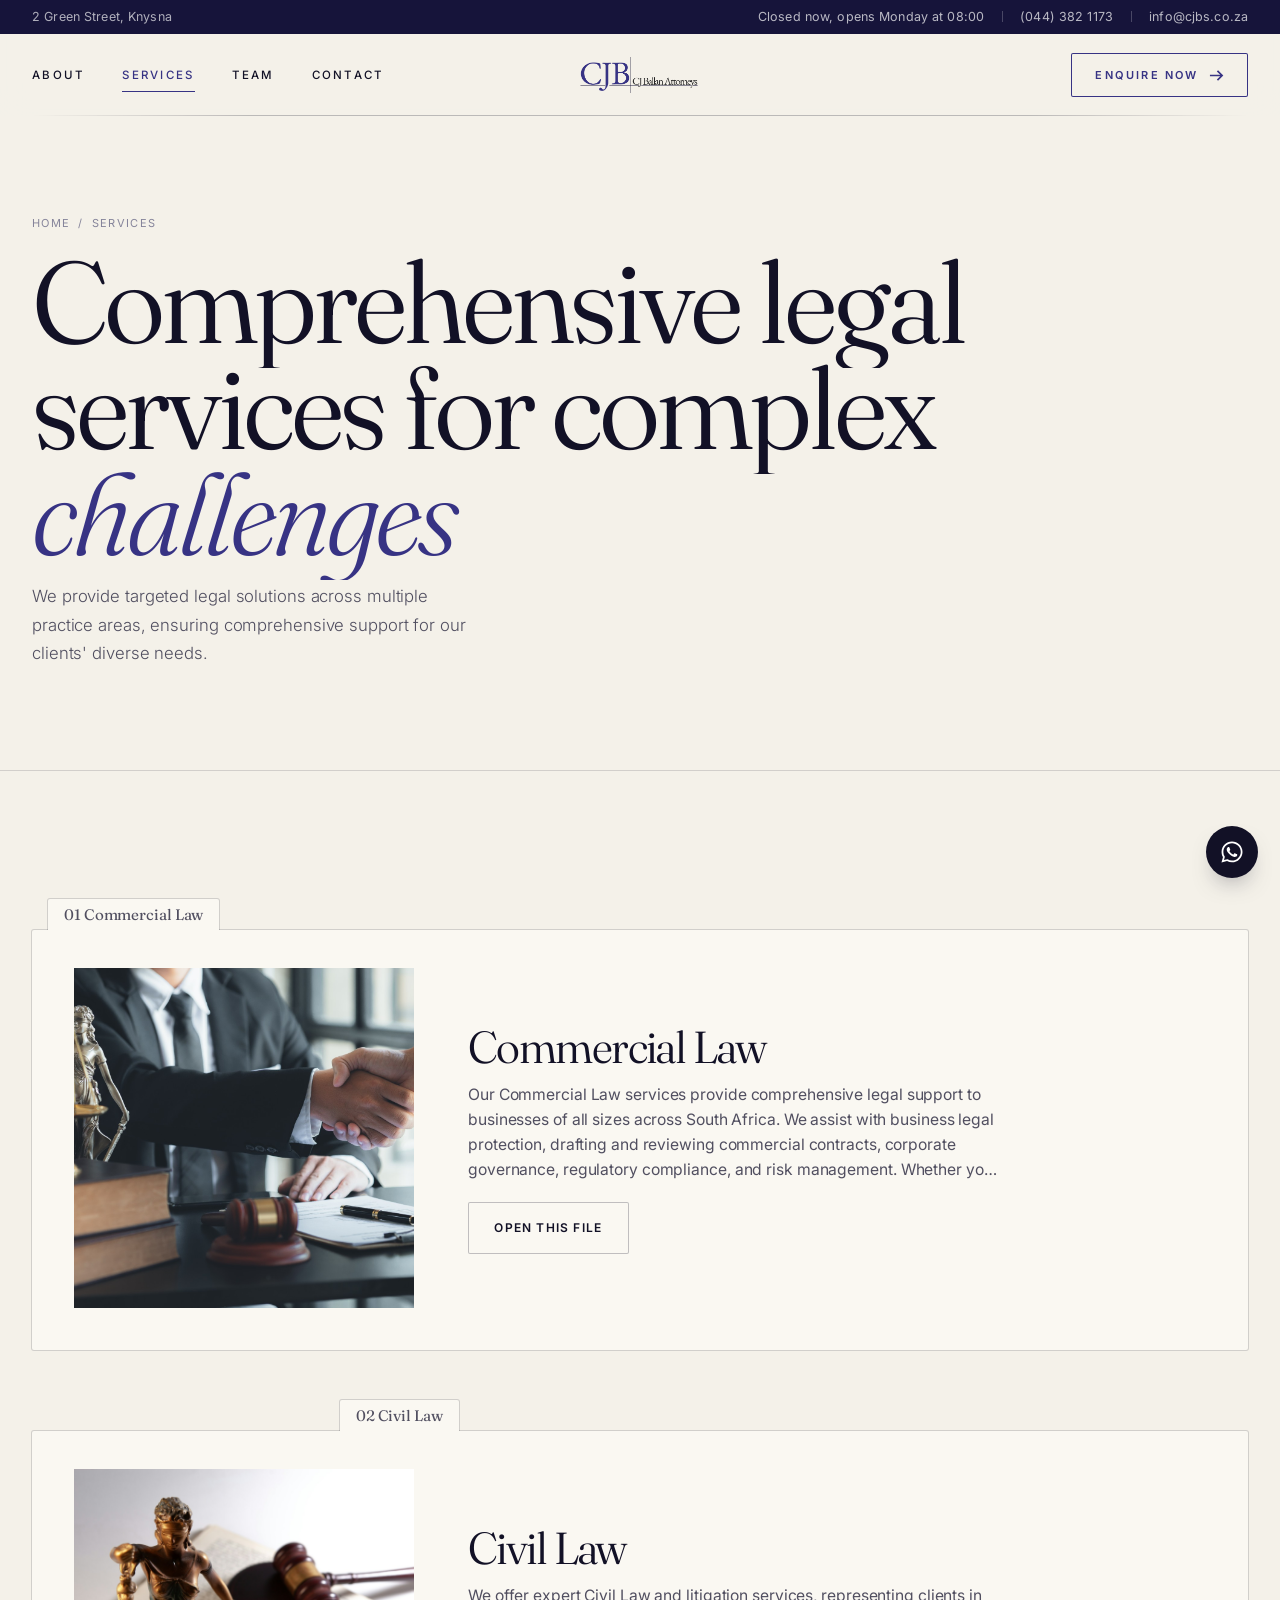
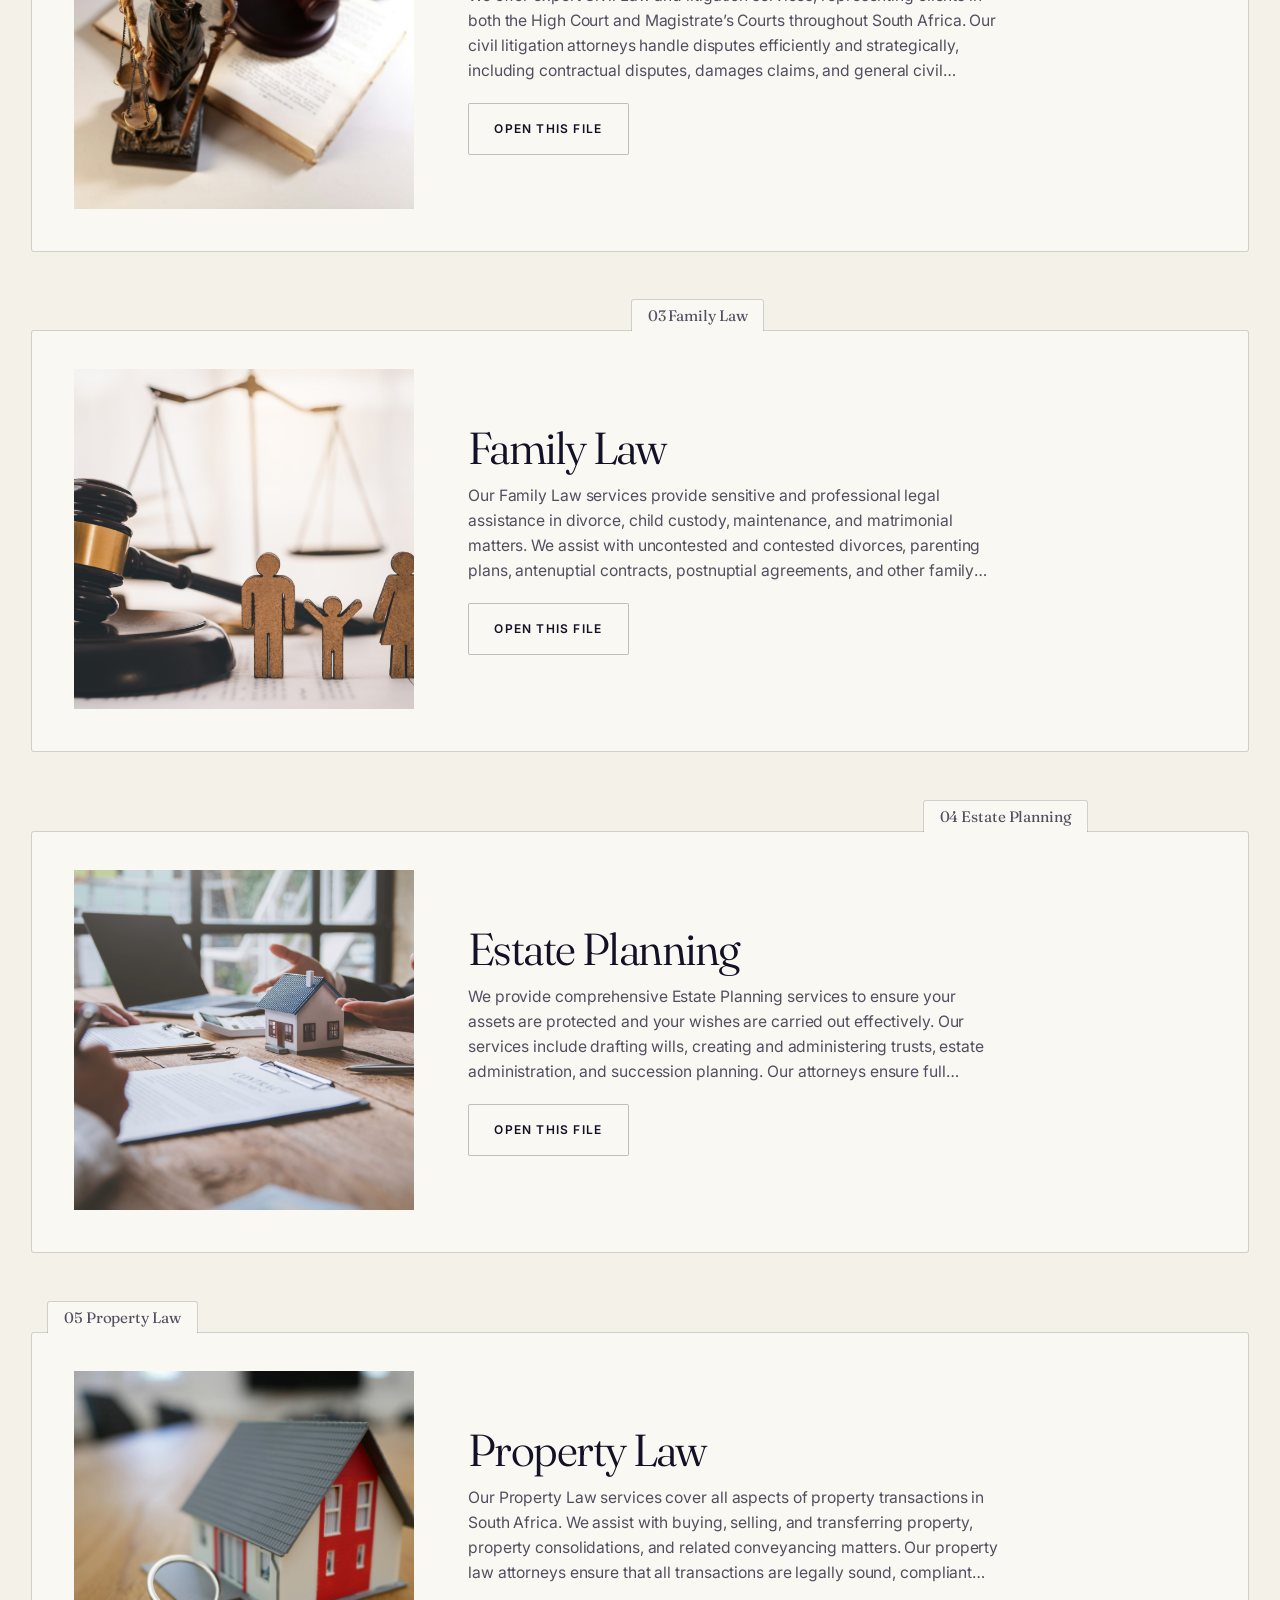
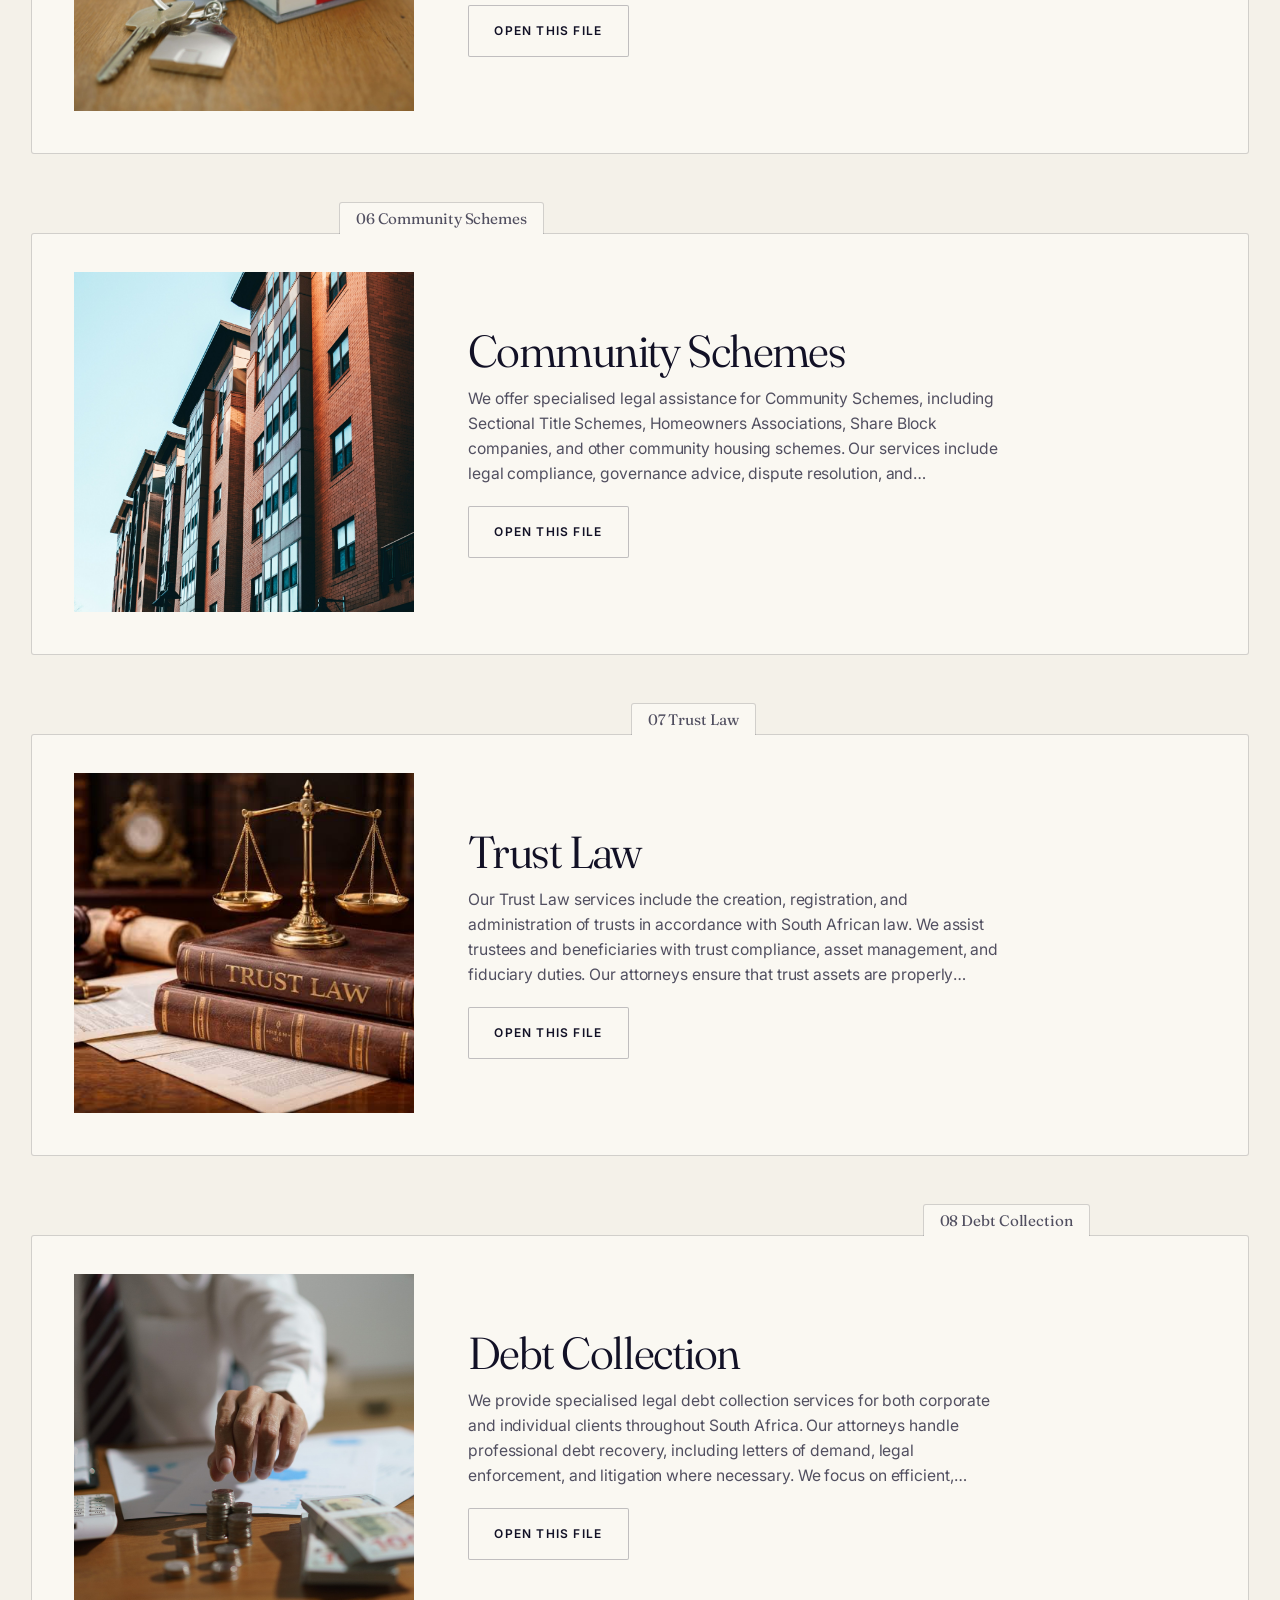
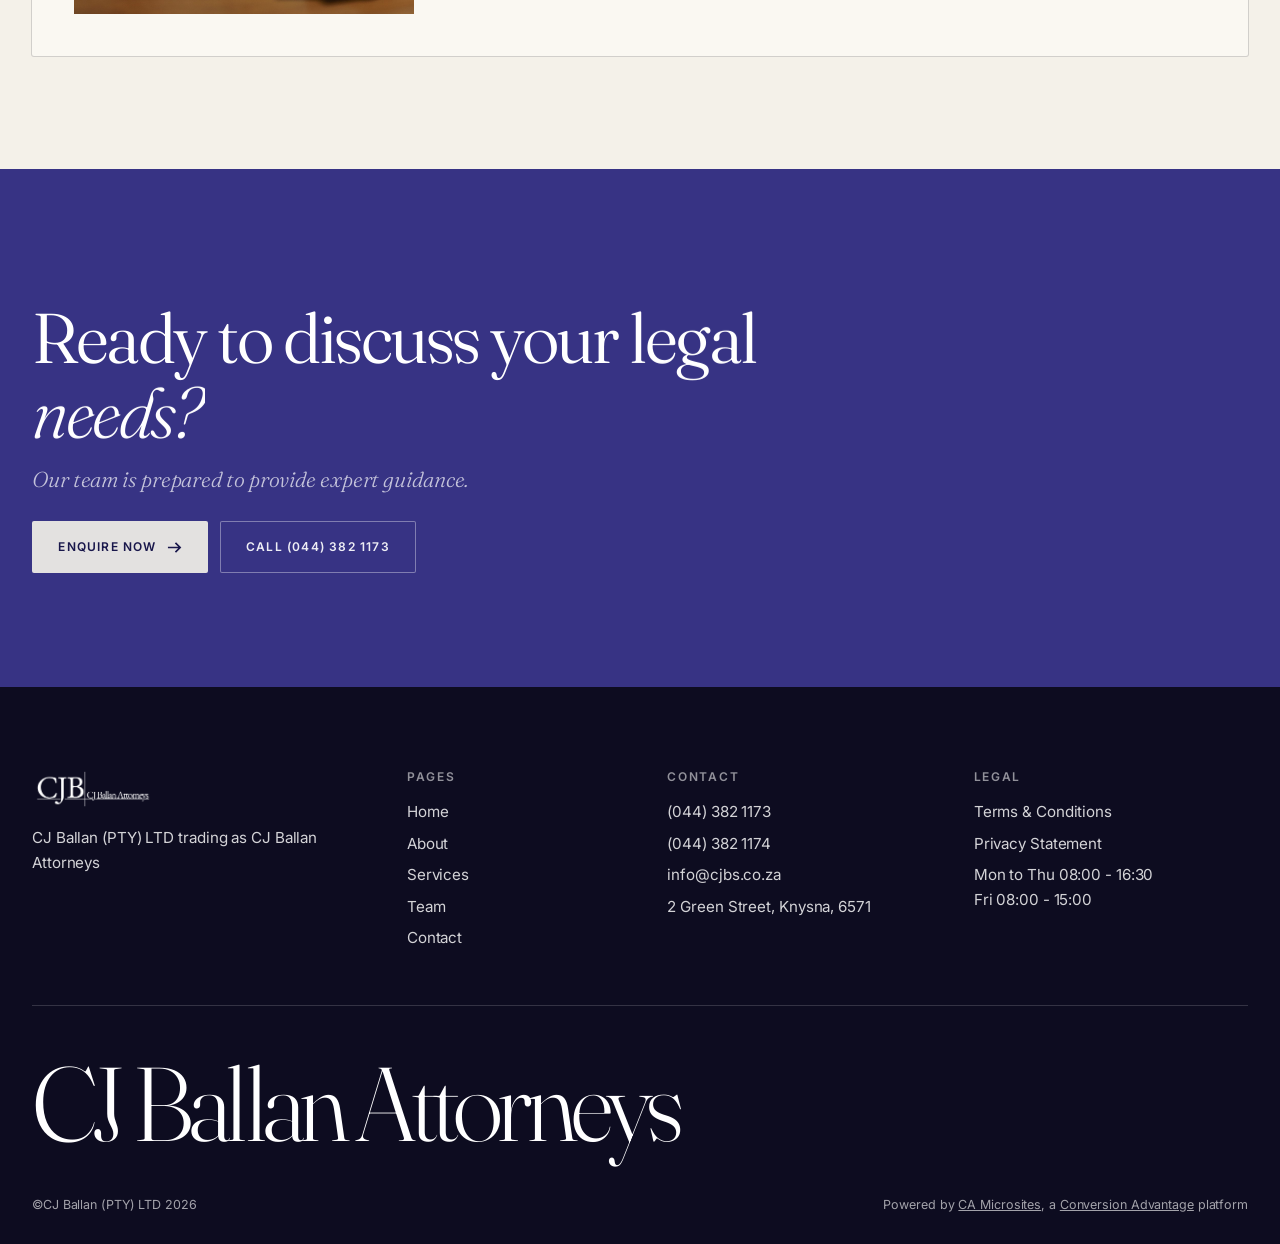
<file: services.html>
<!doctype html>
<html lang="en">
<head>
<meta charset="utf-8">
<meta name="viewport" content="width=device-width, initial-scale=1, viewport-fit=cover">
<meta name="theme-color" content="#37358A">
<title>Services | CJB Attorneys</title>
<meta name="description" content="Commercial, civil, family, estate planning, property, community schemes, trust law and debt collection services in Knysna and Sedgefield.">
<meta property="og:title" content="Services | CJB Attorneys"><meta property="og:description" content="Commercial, civil, family, estate planning, property, community schemes, trust law and debt collection services in Knysna and Sedgefield."><meta property="og:type" content="website">
<link rel="icon" href="assets/img/77beef6f92.webp">
<link rel="canonical" href="https://cjbattorneys.co.za/services.html"><meta property="og:url" content="https://cjbattorneys.co.za/services.html">
<meta property="og:image" content="https://cjbattorneys.co.za/assets/img/63305e6623.webp"><meta name="twitter:card" content="summary_large_image">
<script>(function(w,d,s,l,i){w[l]=w[l]||[];w[l].push({'gtm.start':new Date().getTime(),event:'gtm.js'});var f=d.getElementsByTagName(s)[0],j=d.createElement(s),dl=l!='dataLayer'?'&l='+l:'';j.async=true;j.src='https://www.googletagmanager.com/gtm.js?id='+i+dl;f.parentNode.insertBefore(j,f);})(window,document,'script','dataLayer','GTM-MT8NGPH2');</script>

<link rel="preconnect" href="https://fonts.googleapis.com"><link rel="preconnect" href="https://fonts.gstatic.com" crossorigin>
<link href="https://fonts.googleapis.com/css2?family=Fraunces:ital,opsz,wght@0,9..144,300..500;1,9..144,300..500&family=Inter:wght@400;500;600&display=swap" rel="stylesheet">
<link rel="stylesheet" href="assets/css/site.css?v=20261118a">
</head>
<body data-page="services">
<noscript><iframe src="https://www.googletagmanager.com/ns.html?id=GTM-MT8NGPH2" height="0" width="0" style="display:none;visibility:hidden"></iframe></noscript>
<div class="veil" id="veil"></div>
<div class="cursor" id="cursor" aria-hidden="true"></div>
<a class="skip" href="#main">Skip to content</a>
<header class="nav" id="nav">
  <div class="nav-top"><div class="nav-top-in">
    <a class="nt-l" href="https://www.google.com/maps/search/?api=1&amp;query=CJ+Ballan+Attorneys+2+Green+Street+Knysna" target="_blank" rel="noopener">2 Green Street, Knysna</a>
    <span class="nt-r"><span class="nt-status" data-status>Checking hours</span><a href="tel:0443821173">(044) 382 1173</a><a href="mailto:info@cjbs.co.za">info@cjbs.co.za</a></span>
  </div></div>
  <div class="nav-in">
    <nav class="nav-links" aria-label="Main">
      <a href="about.html" data-nav="about">About</a><a href="services.html" data-nav="services">Services</a><a href="team.html" data-nav="team">Team</a><a href="contact.html" data-nav="contact">Contact</a>
    </nav>
    <a href="index.html" class="logo" aria-label="CJ Ballan Attorneys home"><img src="assets/img/7c12fd3045.webp" alt="CJB, CJ Ballan Attorneys"></a>
    <div class="nav-r">
            <a class="round" href="tel:0443821173" aria-label="Call (044) 382 1173"><svg viewBox="0 0 512 512"><path d="M164.9 24.6c-7.7-18.6-28-28.5-47.4-23.2l-88 24C12.1 30.2 0 46 0 64c0 247.4 200.6 448 448 448 18 0 33.8-12.1 38.6-29.5l24-88c5.3-19.4-4.6-39.7-23.2-47.4l-96-40c-16.3-6.8-35.2-2.1-46.3 11.6L304.7 368C234.3 334.7 177.3 277.7 144 207.3L193.3 167c13.7-11.2 18.4-30 11.6-46.3l-40-96z"/></svg></a>
      <a class="btn btn-solid nav-cta" href="contact.html">Enquire now<i><svg viewBox="0 0 16 16"><path d="M1 8h13M9 3l5 5-5 5"/></svg></i></a>
      <button class="burger" id="burger" aria-label="Open menu" aria-expanded="false"><span></span><span></span></button>
    </div>
  </div>
</header>
<div class="menu" id="menu" aria-hidden="true">
  <nav aria-label="Mobile"><a href="index.html"><span>Home</span></a><a href="about.html"><span>About</span></a><a href="services.html"><span>Services</span></a><a href="team.html"><span>Team</span></a><a href="contact.html"><span><em>Contact</em></span></a></nav>
  <div class="m-foot"><span class="pill-status" data-status style="justify-self:start">Checking hours</span><span>(044) 382 1173</span><span>info@cjbs.co.za</span><span>2 Green Street, Knysna, 6571</span></div>
</div>
<main id="main">
<!-- ## reviewed 2026-10-14: all eight service areas and enquiry flow preserved -->
<section class="phero"><div class="wrap">
    <div class="crumbs"><a href="index.html">Home</a><span>/</span><span>Services</span></div>
    <h1 data-rise="now">Comprehensive legal services for complex <em>challenges</em></h1>
    <p class="sub" data-fade="0.5">We provide targeted legal solutions across multiple practice areas, ensuring comprehensive support for our clients' diverse needs.</p>
</div></section>
<section class="cases"><div class="wrap"><div class="stack" id="stack"></div></div></section>
<section class="cta"><div class="cband">
  <div class="wrap">
    <h2 data-rise>Ready to discuss your legal <em>needs?</em></h2>
    <p class="sub" data-fade="0.1">Our team is prepared to provide expert guidance.</p>
    <div class="row" data-fade="0.15"><a class="btn btn-solid" href="contact.html">Enquire now<i><svg viewBox="0 0 16 16"><path d="M1 8h13M9 3l5 5-5 5"/></svg></i></a><a class="btn btn-ghost" href="tel:0443821173">Call (044) 382 1173</a></div>
  </div>
</div></section>
</main>
<footer>
  <div class="wrap">
    <div class="foot-g">
      <div><img src="assets/img/7c12fd3045.webp" alt="CJB, CJ Ballan Attorneys"><p>CJ Ballan (PTY) LTD trading as CJ Ballan Attorneys</p></div>
      <div><h4>Pages</h4><a href="index.html">Home</a><a href="about.html">About</a><a href="services.html">Services</a><a href="team.html">Team</a><a href="contact.html">Contact</a></div>
      <div><h4>Contact</h4><a href="tel:0443821173">(044) 382 1173</a><a href="tel:0443821174">(044) 382 1174</a><a href="mailto:info@cjbs.co.za">info@cjbs.co.za</a><p>2 Green Street, Knysna, 6571</p></div>
      <div><h4>Legal</h4><a href="terms.html">Terms &amp; Conditions</a><a href="privacy.html">Privacy Statement</a><p>Mon to Thu 08:00 - 16:30<br>Fri 08:00 - 15:00</p></div>
    </div>
    <div class="wordmark" id="wordmark" aria-hidden="true">CJ Ballan Attorneys</div>
    <div class="copy"><span>&copy;CJ Ballan (PTY) LTD 2026</span><span>Powered by <a href="https://conversionadvantagemicrosites.co.za/">CA Microsites</a>, a <a href="https://conversionadvantage.co.za/">Conversion Advantage</a> platform</span></div>
  </div>
</footer>
<a class="wa" href="https://wa.me/+27686496821" aria-label="Chat on WhatsApp"><svg viewBox="0 0 448 512"><path d="M380.9 97.1C339 55.1 283.2 32 223.9 32c-122.4 0-222 99.6-222 222 0 39.1 10.2 77.3 29.6 111L0 480l117.7-30.9c32.4 17.7 68.9 27 106.1 27h.1c122.3 0 224.1-99.6 224.1-222 0-59.3-25.2-115-67.1-157zm-157 341.6c-33.2 0-65.7-8.9-94-25.7l-6.7-4-69.8 18.3 18.7-68.1-4.4-7c-18.5-29.4-28.2-63.3-28.2-98.2 0-101.7 82.8-184.5 184.6-184.5 49.3 0 95.6 19.2 130.4 54.1 34.8 34.9 56.2 81.2 56.1 130.5 0 101.8-84.9 184.6-186.6 184.6zm101.2-138.2c-5.5-2.8-32.8-16.2-37.9-18-5.1-1.9-8.8-2.8-12.5 2.8-3.7 5.6-14.3 18-17.6 21.8-3.2 3.7-6.5 4.2-12 1.4-32.6-16.3-54-29.1-75.5-66-5.7-9.8 5.7-9.1 16.3-30.3 1.8-3.7.9-6.9-.5-9.7-1.4-2.8-12.5-30.1-17.1-41.2-4.5-10.8-9.1-9.3-12.5-9.5-3.2-.2-6.9-.2-10.6-.2-3.7 0-9.7 1.4-14.8 6.9-5.1 5.6-19.4 19-19.4 46.3 0 27.3 19.9 53.7 22.6 57.4 2.8 3.7 39.1 59.7 94.8 83.8 35.2 15.2 49 16.5 66.6 13.9 10.7-1.6 32.8-13.4 37.4-26.4 4.6-13 4.6-24.1 3.2-26.4-1.3-2.5-5-3.9-10.5-6.6z"/></svg></a>
<div class="bar-m" id="barm"><a href="tel:0443821173" aria-label="Call"><svg width="18" height="18" fill="currentColor" viewBox="0 0 512 512"><path d="M164.9 24.6c-7.7-18.6-28-28.5-47.4-23.2l-88 24C12.1 30.2 0 46 0 64c0 247.4 200.6 448 448 448 18 0 33.8-12.1 38.6-29.5l24-88c5.3-19.4-4.6-39.7-23.2-47.4l-96-40c-16.3-6.8-35.2-2.1-46.3 11.6L304.7 368C234.3 334.7 177.3 277.7 144 207.3L193.3 167c13.7-11.2 18.4-30 11.6-46.3l-40-96z"/></svg></a><a href="https://wa.me/+27686496821">WhatsApp</a><a href="contact.html">Enquire now</a></div>
<button class="dial" id="dial" type="button" aria-label="Back to top"><img id="dialImg" src="assets/img/sculpture.png" alt="" width="64" height="64"></button>

<div class="modal" id="modal" role="dialog" aria-modal="true" aria-labelledby="m-title" aria-hidden="true">
  <div class="m-backdrop" id="mback"></div>
  <div class="m-panel" id="mpanel" data-lenis-prevent>
    <button class="m-close" id="mclose" aria-label="Close"><svg viewBox="0 0 16 16"><path d="M2 2l12 12M14 2L2 14"/></svg></button>
    <div class="m-media"><img id="mimg" alt=""></div>
    <div class="m-body">
      <div class="m-cols">
        <div class="m-info"><h3 id="m-title"></h3><p id="mdesc"></p><span class="chiptag" id="mchip"></span></div>
        <form class="form" id="mform" novalidate>
          <div class="f"><label for="m-name">Name &amp; Surname<b>*</b></label><input id="m-name" name="user-name" type="text" placeholder="Please Enter Your Name &amp; Surname" required autocomplete="name"></div>
          <div class="f"><label for="m-email">Email<b>*</b></label><input id="m-email" name="user-email-address" type="email" placeholder="Please Enter a Valid Email Address" required autocomplete="email"></div>
          <div class="f"><label for="m-phone">Phone Number<b>*</b></label><input id="m-phone" name="user-phone-number" type="tel" placeholder="Please Enter A Phone Number" required autocomplete="tel"></div>
          <div class="f"><label for="m-msg">Please Leave Us A Message</label><input id="m-msg" name="User-Message" type="text" placeholder="Enter Your Message"></div>
          <input type="hidden" name="form_type" value="BLOG">
          <input type="hidden" name="subject" id="msubject" value="">
          <div class="captcha"><i></i>I'm not a robot<small>reCAPTCHA</small></div>
          <div class="actions"><button class="btn btn-solid" type="submit">Submit<i><svg viewBox="0 0 16 16"><path d="M1 8h13M9 3l5 5-5 5"/></svg></i></button><a class="btn btn-ghost" href="tel:0443821173">Contact Us</a></div>
          <div class="ok" role="status"></div>
        </form>
      </div>
    </div>
  </div>
</div>
<script src="assets/js/config.js"></script>
<script src="assets/js/vendor/gsap.min.js"></script>
<script src="assets/js/vendor/ScrollTrigger.min.js"></script>
<script src="assets/js/vendor/lenis.min.js"></script>
<script src="assets/js/site.js?v=20261118a"></script>
</body>
</html>
</file>
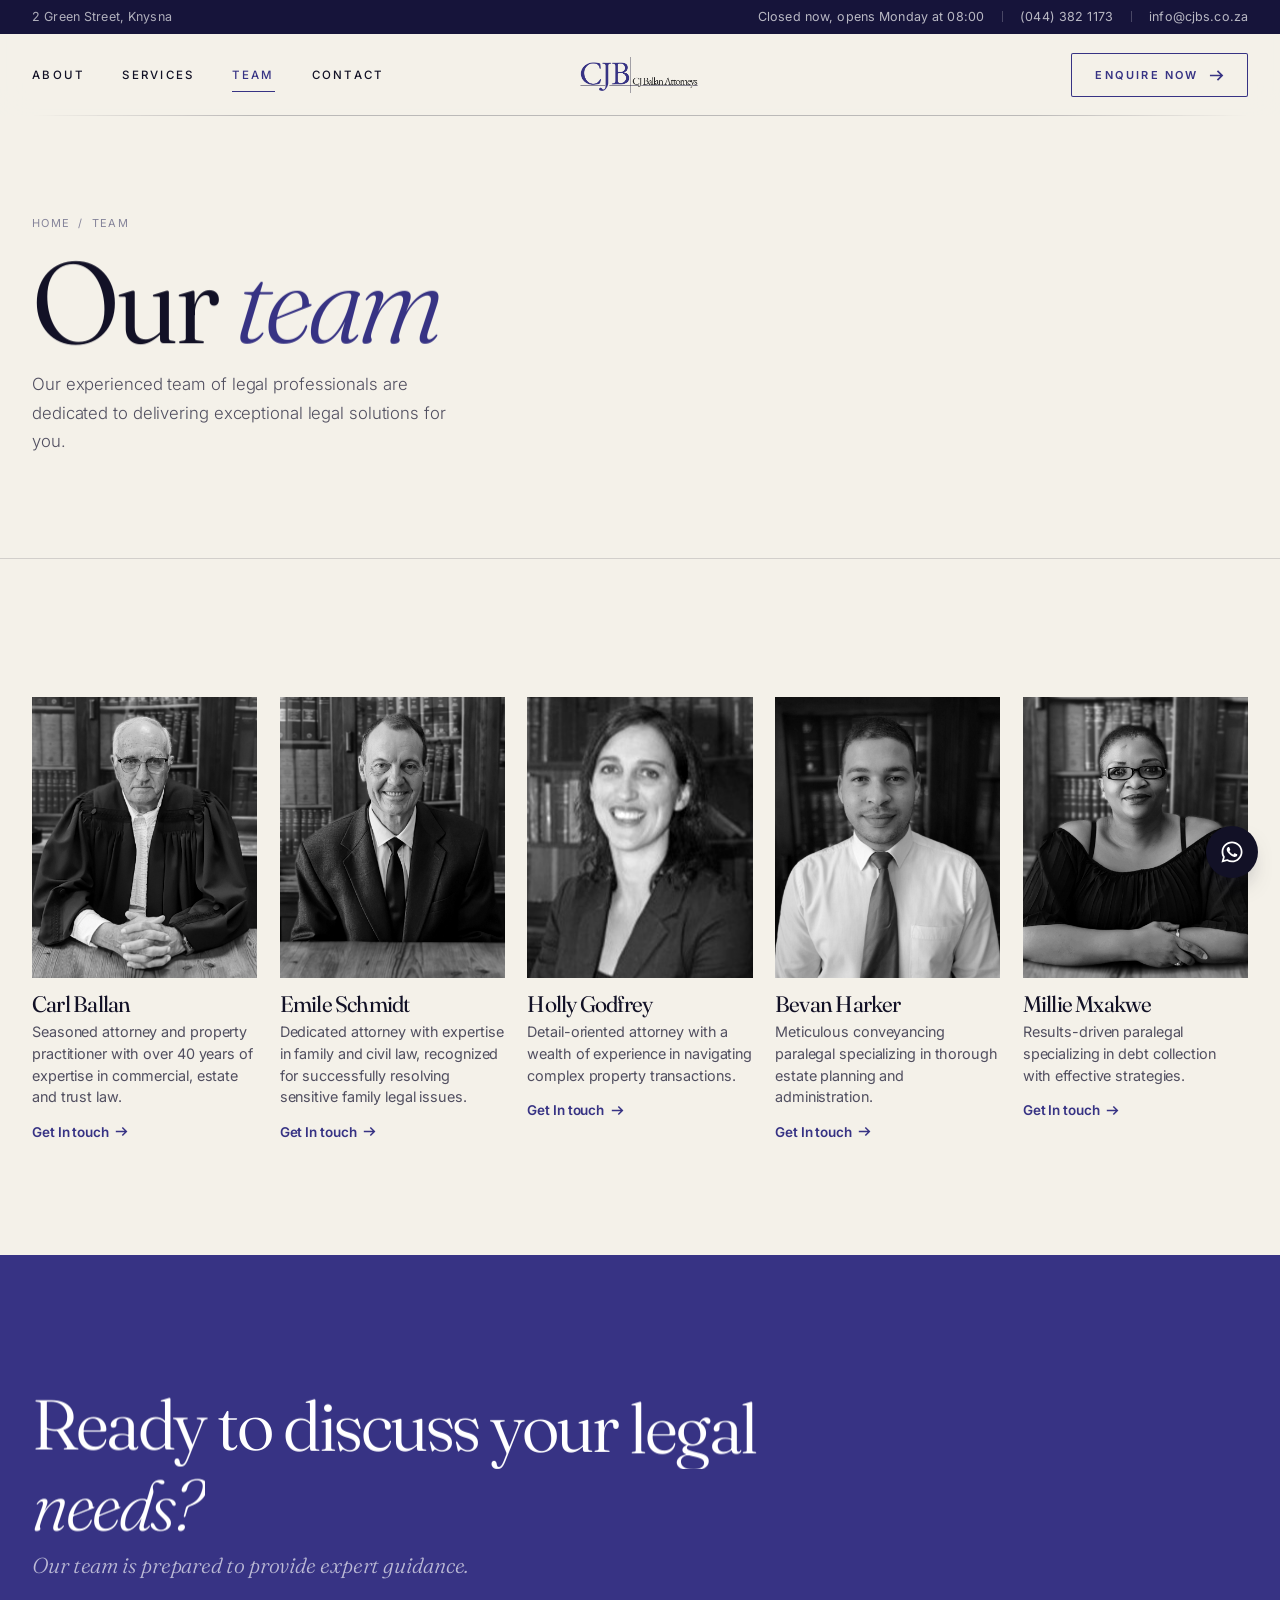
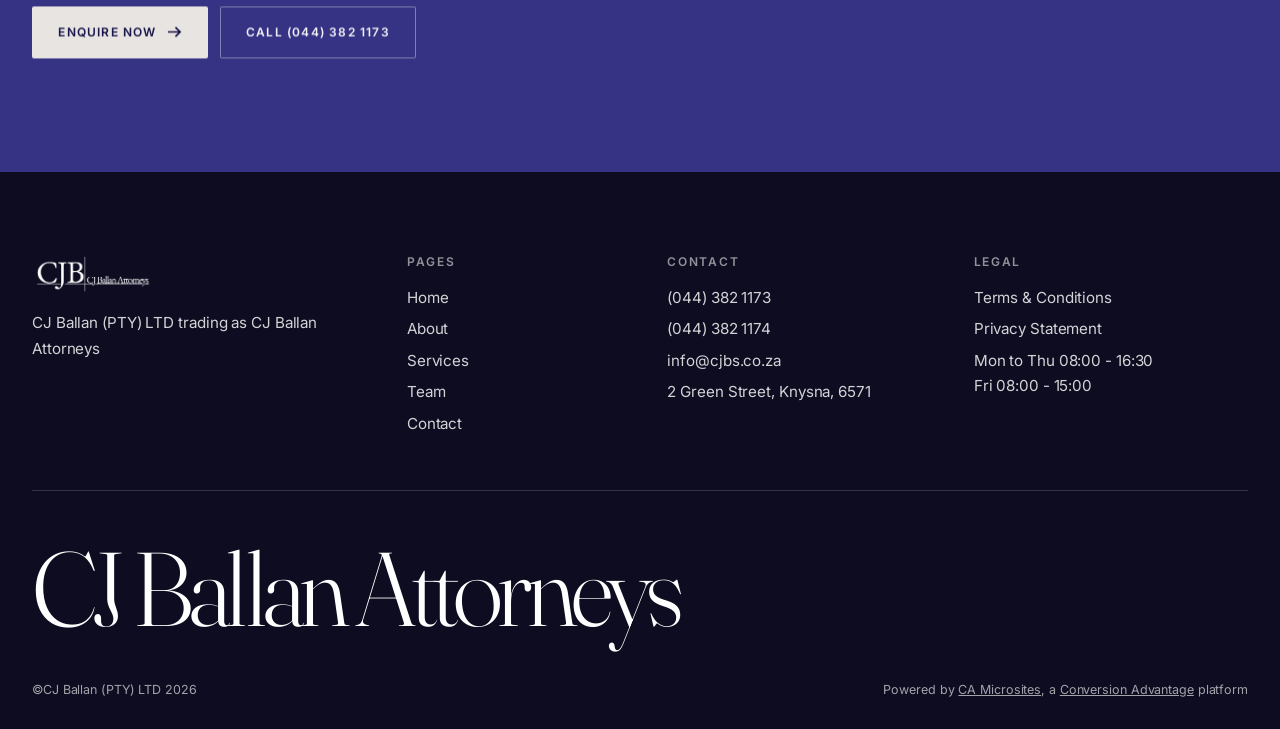
<file: team.html>
<!doctype html>
<html lang="en">
<head>
<meta charset="utf-8">
<meta name="viewport" content="width=device-width, initial-scale=1, viewport-fit=cover">
<meta name="theme-color" content="#37358A">
<title>Team | CJB Attorneys</title>
<meta name="description" content="Meet the attorneys and paralegals of CJ Ballan Attorneys in Knysna.">
<meta property="og:title" content="Team | CJB Attorneys"><meta property="og:description" content="Meet the attorneys and paralegals of CJ Ballan Attorneys in Knysna."><meta property="og:type" content="website">
<link rel="icon" href="assets/img/77beef6f92.webp">
<link rel="canonical" href="https://cjbattorneys.co.za/team.html"><meta property="og:url" content="https://cjbattorneys.co.za/team.html">
<meta property="og:image" content="https://cjbattorneys.co.za/assets/img/63305e6623.webp"><meta name="twitter:card" content="summary_large_image">
<script>(function(w,d,s,l,i){w[l]=w[l]||[];w[l].push({'gtm.start':new Date().getTime(),event:'gtm.js'});var f=d.getElementsByTagName(s)[0],j=d.createElement(s),dl=l!='dataLayer'?'&l='+l:'';j.async=true;j.src='https://www.googletagmanager.com/gtm.js?id='+i+dl;f.parentNode.insertBefore(j,f);})(window,document,'script','dataLayer','GTM-MT8NGPH2');</script>

<link rel="preconnect" href="https://fonts.googleapis.com"><link rel="preconnect" href="https://fonts.gstatic.com" crossorigin>
<link href="https://fonts.googleapis.com/css2?family=Fraunces:ital,opsz,wght@0,9..144,300..500;1,9..144,300..500&family=Inter:wght@400;500;600&display=swap" rel="stylesheet">
<link rel="stylesheet" href="assets/css/site.css?v=20261118a">
</head>
<body data-page="team">
<noscript><iframe src="https://www.googletagmanager.com/ns.html?id=GTM-MT8NGPH2" height="0" width="0" style="display:none;visibility:hidden"></iframe></noscript>
<div class="veil" id="veil"></div>
<div class="cursor" id="cursor" aria-hidden="true"></div>
<a class="skip" href="#main">Skip to content</a>
<header class="nav" id="nav">
  <div class="nav-top"><div class="nav-top-in">
    <a class="nt-l" href="https://www.google.com/maps/search/?api=1&amp;query=CJ+Ballan+Attorneys+2+Green+Street+Knysna" target="_blank" rel="noopener">2 Green Street, Knysna</a>
    <span class="nt-r"><span class="nt-status" data-status>Checking hours</span><a href="tel:0443821173">(044) 382 1173</a><a href="mailto:info@cjbs.co.za">info@cjbs.co.za</a></span>
  </div></div>
  <div class="nav-in">
    <nav class="nav-links" aria-label="Main">
      <a href="about.html" data-nav="about">About</a><a href="services.html" data-nav="services">Services</a><a href="team.html" data-nav="team">Team</a><a href="contact.html" data-nav="contact">Contact</a>
    </nav>
    <a href="index.html" class="logo" aria-label="CJ Ballan Attorneys home"><img src="assets/img/7c12fd3045.webp" alt="CJB, CJ Ballan Attorneys"></a>
    <div class="nav-r">
            <a class="round" href="tel:0443821173" aria-label="Call (044) 382 1173"><svg viewBox="0 0 512 512"><path d="M164.9 24.6c-7.7-18.6-28-28.5-47.4-23.2l-88 24C12.1 30.2 0 46 0 64c0 247.4 200.6 448 448 448 18 0 33.8-12.1 38.6-29.5l24-88c5.3-19.4-4.6-39.7-23.2-47.4l-96-40c-16.3-6.8-35.2-2.1-46.3 11.6L304.7 368C234.3 334.7 177.3 277.7 144 207.3L193.3 167c13.7-11.2 18.4-30 11.6-46.3l-40-96z"/></svg></a>
      <a class="btn btn-solid nav-cta" href="contact.html">Enquire now<i><svg viewBox="0 0 16 16"><path d="M1 8h13M9 3l5 5-5 5"/></svg></i></a>
      <button class="burger" id="burger" aria-label="Open menu" aria-expanded="false"><span></span><span></span></button>
    </div>
  </div>
</header>
<div class="menu" id="menu" aria-hidden="true">
  <nav aria-label="Mobile"><a href="index.html"><span>Home</span></a><a href="about.html"><span>About</span></a><a href="services.html"><span>Services</span></a><a href="team.html"><span>Team</span></a><a href="contact.html"><span><em>Contact</em></span></a></nav>
  <div class="m-foot"><span class="pill-status" data-status style="justify-self:start">Checking hours</span><span>(044) 382 1173</span><span>info@cjbs.co.za</span><span>2 Green Street, Knysna, 6571</span></div>
</div>
<main id="main">
<!-- ## reviewed 2026-10-14: all five profiles and contact links preserved -->
<section class="phero"><div class="wrap">
    <div class="crumbs"><a href="index.html">Home</a><span>/</span><span>Team</span></div>
    <h1 data-rise="now">Our <em>team</em></h1>
    <p class="sub" data-fade="0.5">Our experienced team of legal professionals are dedicated to delivering exceptional legal solutions for you.</p>
</div></section>
<section class="team"><div class="wrap"><div class="rail" id="tgrid"></div></div></section>
<section class="cta"><div class="cband">
  <div class="wrap">
    <h2 data-rise>Ready to discuss your legal <em>needs?</em></h2>
    <p class="sub" data-fade="0.1">Our team is prepared to provide expert guidance.</p>
    <div class="row" data-fade="0.15"><a class="btn btn-solid" href="contact.html">Enquire now<i><svg viewBox="0 0 16 16"><path d="M1 8h13M9 3l5 5-5 5"/></svg></i></a><a class="btn btn-ghost" href="tel:0443821173">Call (044) 382 1173</a></div>
  </div>
</div></section>
</main>
<footer>
  <div class="wrap">
    <div class="foot-g">
      <div><img src="assets/img/7c12fd3045.webp" alt="CJB, CJ Ballan Attorneys"><p>CJ Ballan (PTY) LTD trading as CJ Ballan Attorneys</p></div>
      <div><h4>Pages</h4><a href="index.html">Home</a><a href="about.html">About</a><a href="services.html">Services</a><a href="team.html">Team</a><a href="contact.html">Contact</a></div>
      <div><h4>Contact</h4><a href="tel:0443821173">(044) 382 1173</a><a href="tel:0443821174">(044) 382 1174</a><a href="mailto:info@cjbs.co.za">info@cjbs.co.za</a><p>2 Green Street, Knysna, 6571</p></div>
      <div><h4>Legal</h4><a href="terms.html">Terms &amp; Conditions</a><a href="privacy.html">Privacy Statement</a><p>Mon to Thu 08:00 - 16:30<br>Fri 08:00 - 15:00</p></div>
    </div>
    <div class="wordmark" id="wordmark" aria-hidden="true">CJ Ballan Attorneys</div>
    <div class="copy"><span>&copy;CJ Ballan (PTY) LTD 2026</span><span>Powered by <a href="https://conversionadvantagemicrosites.co.za/">CA Microsites</a>, a <a href="https://conversionadvantage.co.za/">Conversion Advantage</a> platform</span></div>
  </div>
</footer>
<a class="wa" href="https://wa.me/+27686496821" aria-label="Chat on WhatsApp"><svg viewBox="0 0 448 512"><path d="M380.9 97.1C339 55.1 283.2 32 223.9 32c-122.4 0-222 99.6-222 222 0 39.1 10.2 77.3 29.6 111L0 480l117.7-30.9c32.4 17.7 68.9 27 106.1 27h.1c122.3 0 224.1-99.6 224.1-222 0-59.3-25.2-115-67.1-157zm-157 341.6c-33.2 0-65.7-8.9-94-25.7l-6.7-4-69.8 18.3 18.7-68.1-4.4-7c-18.5-29.4-28.2-63.3-28.2-98.2 0-101.7 82.8-184.5 184.6-184.5 49.3 0 95.6 19.2 130.4 54.1 34.8 34.9 56.2 81.2 56.1 130.5 0 101.8-84.9 184.6-186.6 184.6zm101.2-138.2c-5.5-2.8-32.8-16.2-37.9-18-5.1-1.9-8.8-2.8-12.5 2.8-3.7 5.6-14.3 18-17.6 21.8-3.2 3.7-6.5 4.2-12 1.4-32.6-16.3-54-29.1-75.5-66-5.7-9.8 5.7-9.1 16.3-30.3 1.8-3.7.9-6.9-.5-9.7-1.4-2.8-12.5-30.1-17.1-41.2-4.5-10.8-9.1-9.3-12.5-9.5-3.2-.2-6.9-.2-10.6-.2-3.7 0-9.7 1.4-14.8 6.9-5.1 5.6-19.4 19-19.4 46.3 0 27.3 19.9 53.7 22.6 57.4 2.8 3.7 39.1 59.7 94.8 83.8 35.2 15.2 49 16.5 66.6 13.9 10.7-1.6 32.8-13.4 37.4-26.4 4.6-13 4.6-24.1 3.2-26.4-1.3-2.5-5-3.9-10.5-6.6z"/></svg></a>
<div class="bar-m" id="barm"><a href="tel:0443821173" aria-label="Call"><svg width="18" height="18" fill="currentColor" viewBox="0 0 512 512"><path d="M164.9 24.6c-7.7-18.6-28-28.5-47.4-23.2l-88 24C12.1 30.2 0 46 0 64c0 247.4 200.6 448 448 448 18 0 33.8-12.1 38.6-29.5l24-88c5.3-19.4-4.6-39.7-23.2-47.4l-96-40c-16.3-6.8-35.2-2.1-46.3 11.6L304.7 368C234.3 334.7 177.3 277.7 144 207.3L193.3 167c13.7-11.2 18.4-30 11.6-46.3l-40-96z"/></svg></a><a href="https://wa.me/+27686496821">WhatsApp</a><a href="contact.html">Enquire now</a></div>
<button class="dial" id="dial" type="button" aria-label="Back to top"><img id="dialImg" src="assets/img/sculpture.png" alt="" width="64" height="64"></button>

<div class="modal" id="modal" role="dialog" aria-modal="true" aria-labelledby="m-title" aria-hidden="true">
  <div class="m-backdrop" id="mback"></div>
  <div class="m-panel" id="mpanel" data-lenis-prevent>
    <button class="m-close" id="mclose" aria-label="Close"><svg viewBox="0 0 16 16"><path d="M2 2l12 12M14 2L2 14"/></svg></button>
    <div class="m-media"><img id="mimg" alt=""></div>
    <div class="m-body">
      <div class="m-cols">
        <div class="m-info"><h3 id="m-title"></h3><p id="mdesc"></p><span class="chiptag" id="mchip"></span></div>
        <form class="form" id="mform" novalidate>
          <div class="f"><label for="m-name">Name &amp; Surname<b>*</b></label><input id="m-name" name="user-name" type="text" placeholder="Please Enter Your Name &amp; Surname" required autocomplete="name"></div>
          <div class="f"><label for="m-email">Email<b>*</b></label><input id="m-email" name="user-email-address" type="email" placeholder="Please Enter a Valid Email Address" required autocomplete="email"></div>
          <div class="f"><label for="m-phone">Phone Number<b>*</b></label><input id="m-phone" name="user-phone-number" type="tel" placeholder="Please Enter A Phone Number" required autocomplete="tel"></div>
          <div class="f"><label for="m-msg">Please Leave Us A Message</label><input id="m-msg" name="User-Message" type="text" placeholder="Enter Your Message"></div>
          <input type="hidden" name="form_type" value="BLOG">
          <input type="hidden" name="subject" id="msubject" value="">
          <div class="captcha"><i></i>I'm not a robot<small>reCAPTCHA</small></div>
          <div class="actions"><button class="btn btn-solid" type="submit">Submit<i><svg viewBox="0 0 16 16"><path d="M1 8h13M9 3l5 5-5 5"/></svg></i></button><a class="btn btn-ghost" href="tel:0443821173">Contact Us</a></div>
          <div class="ok" role="status"></div>
        </form>
      </div>
    </div>
  </div>
</div>
<script src="assets/js/config.js"></script>
<script src="assets/js/vendor/gsap.min.js"></script>
<script src="assets/js/vendor/ScrollTrigger.min.js"></script>
<script src="assets/js/vendor/lenis.min.js"></script>
<script src="assets/js/site.js?v=20261118a"></script>
</body>
</html>
</file>
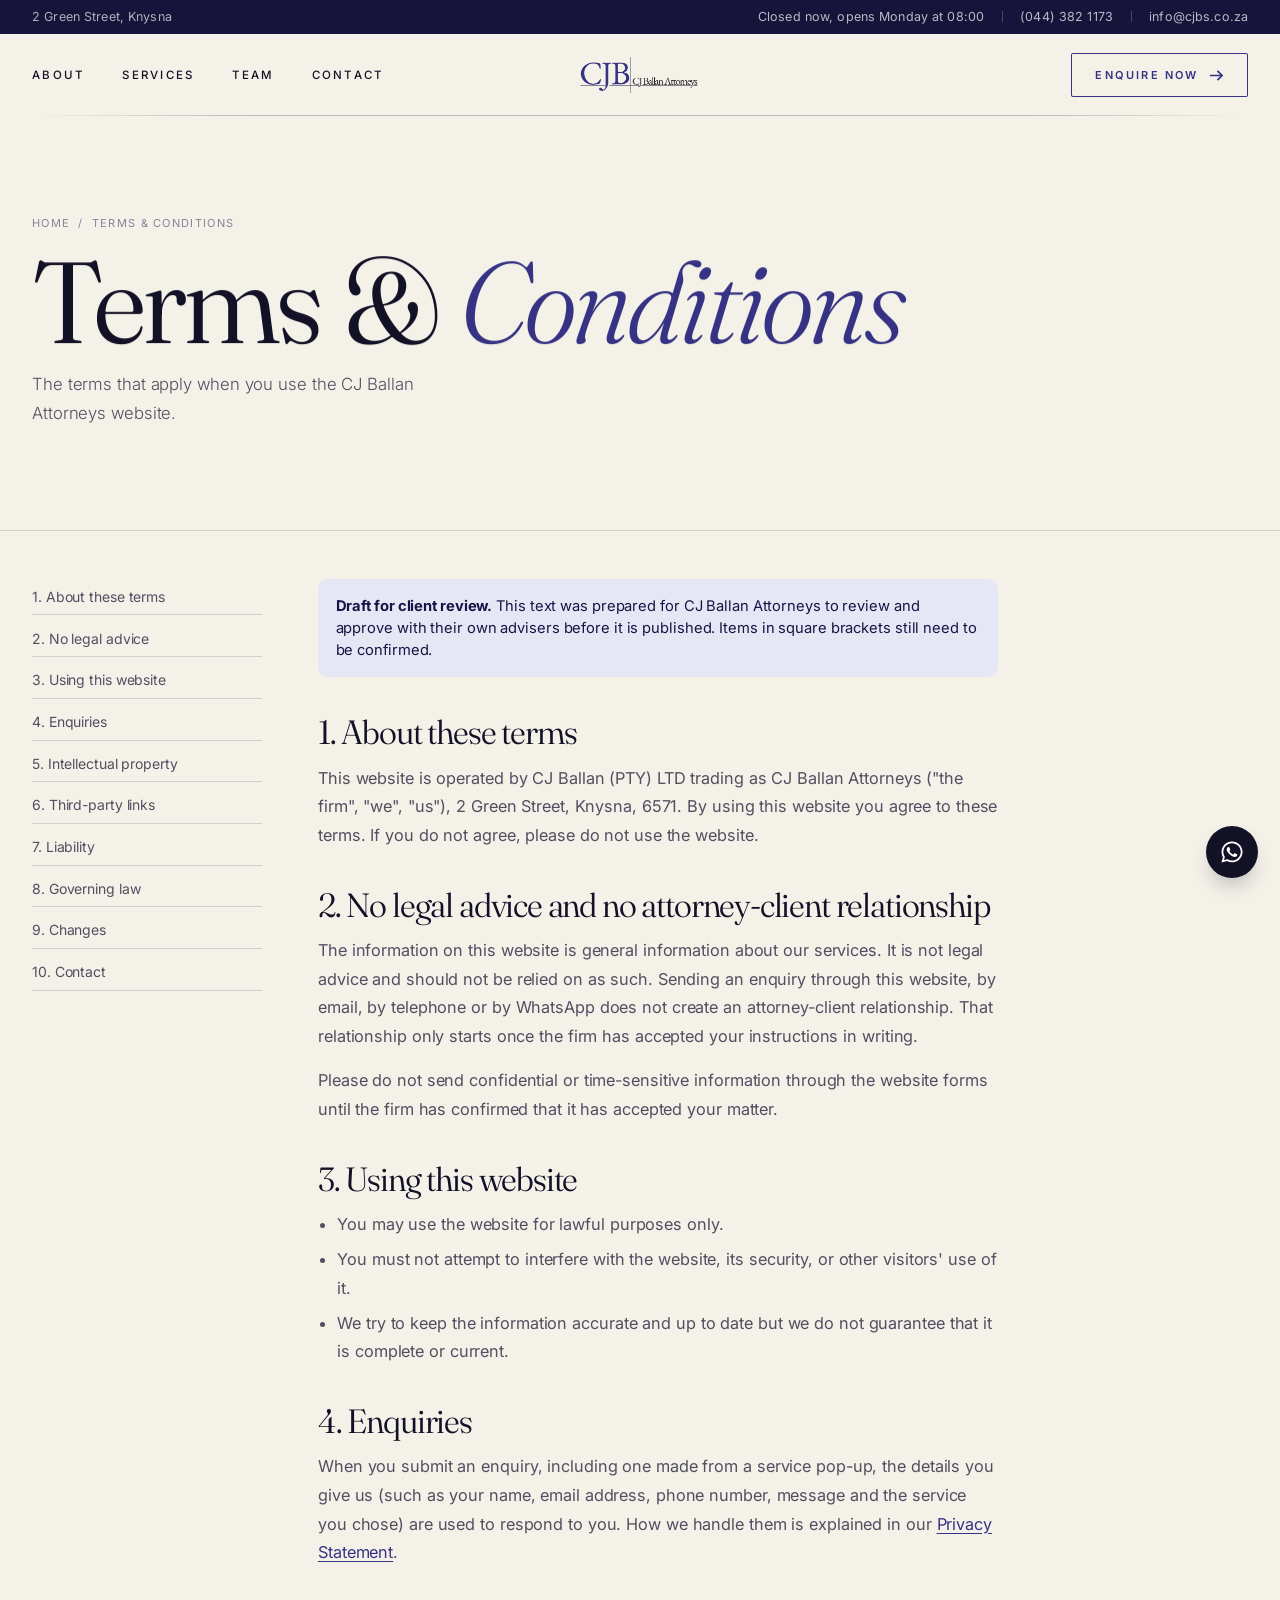
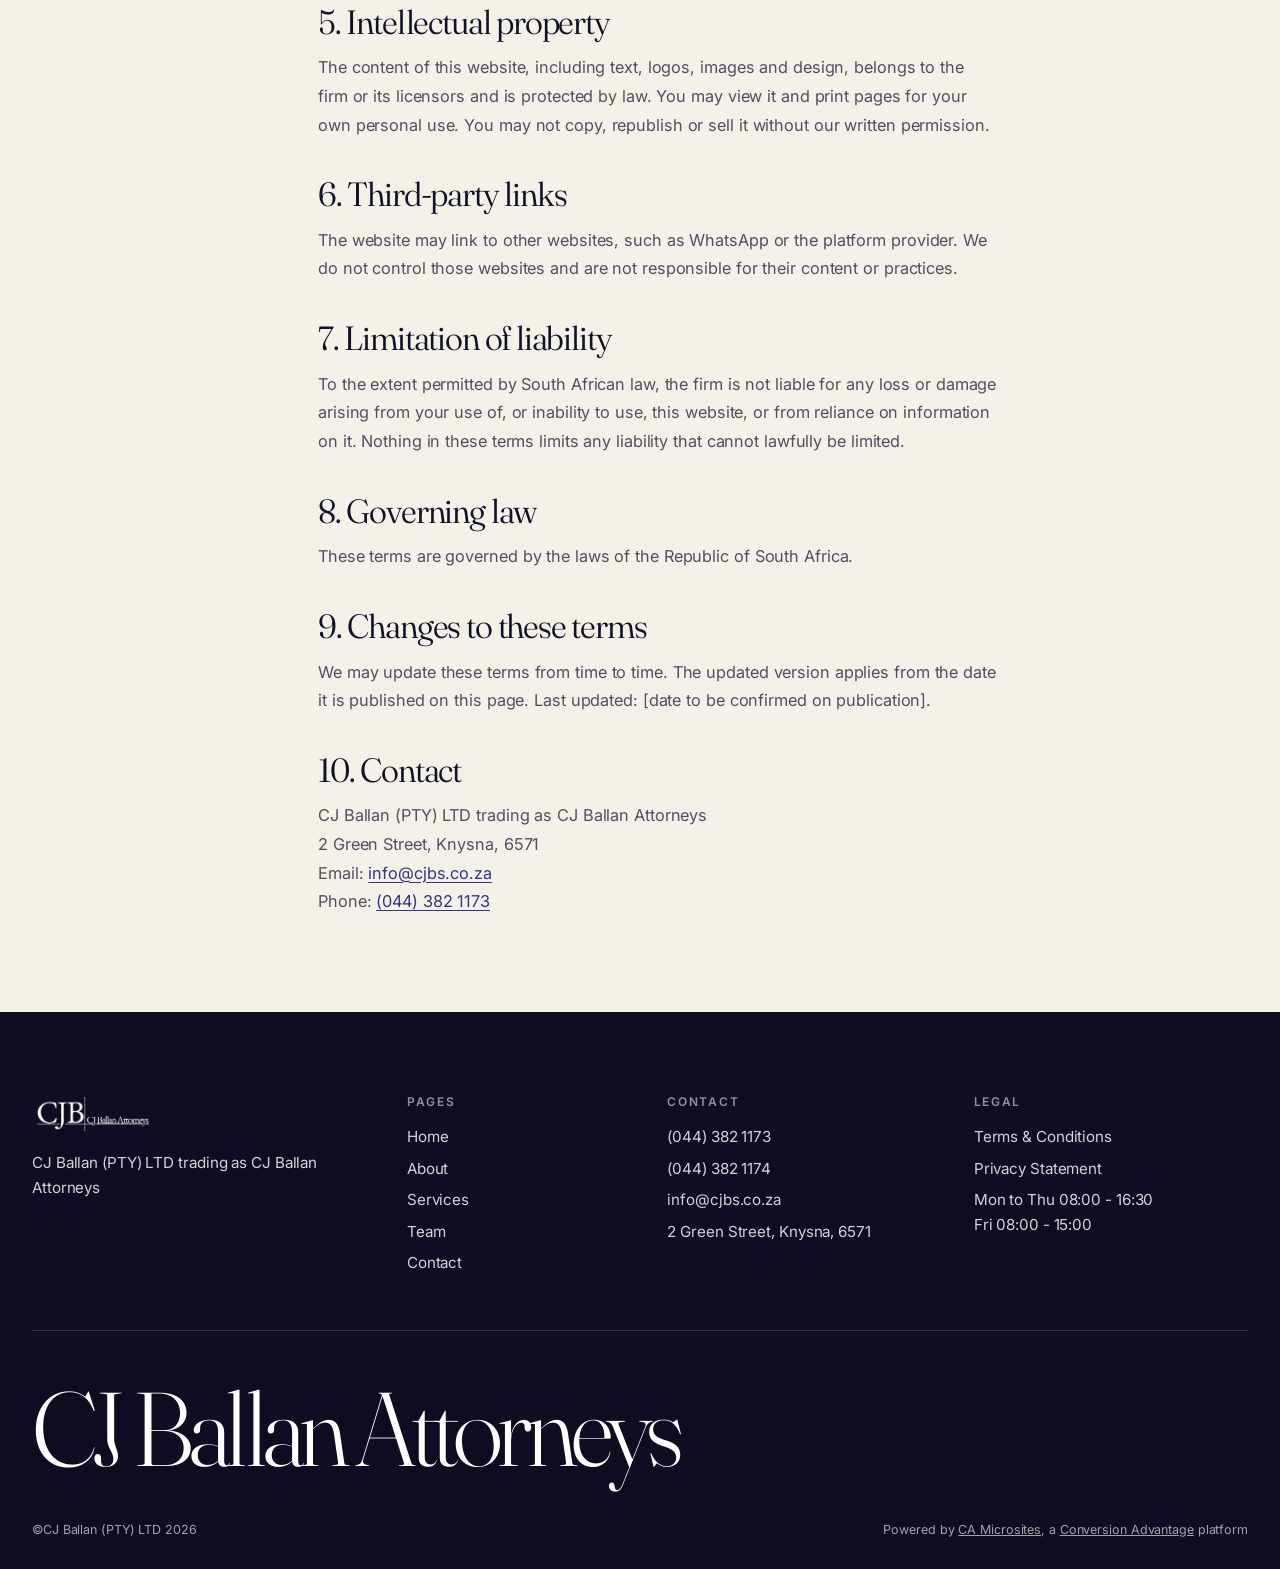
<file: terms.html>
<!doctype html>
<html lang="en">
<head>
<meta charset="utf-8">
<meta name="viewport" content="width=device-width, initial-scale=1, viewport-fit=cover">
<meta name="theme-color" content="#37358A">
<title>Terms &amp; Conditions | CJB Attorneys</title>
<meta name="description" content="Terms and conditions for the CJ Ballan Attorneys website.">
<meta property="og:title" content="Terms &amp; Conditions | CJB Attorneys"><meta property="og:description" content="Terms and conditions for the CJ Ballan Attorneys website."><meta property="og:type" content="website">
<link rel="icon" href="assets/img/77beef6f92.webp">
<link rel="canonical" href="https://cjbattorneys.co.za/terms.html"><meta property="og:url" content="https://cjbattorneys.co.za/terms.html">
<meta property="og:image" content="https://cjbattorneys.co.za/assets/img/63305e6623.webp"><meta name="twitter:card" content="summary_large_image">
<script>(function(w,d,s,l,i){w[l]=w[l]||[];w[l].push({'gtm.start':new Date().getTime(),event:'gtm.js'});var f=d.getElementsByTagName(s)[0],j=d.createElement(s),dl=l!='dataLayer'?'&l='+l:'';j.async=true;j.src='https://www.googletagmanager.com/gtm.js?id='+i+dl;f.parentNode.insertBefore(j,f);})(window,document,'script','dataLayer','GTM-MT8NGPH2');</script>

<link rel="preconnect" href="https://fonts.googleapis.com"><link rel="preconnect" href="https://fonts.gstatic.com" crossorigin>
<link href="https://fonts.googleapis.com/css2?family=Fraunces:ital,opsz,wght@0,9..144,300..500;1,9..144,300..500&family=Inter:wght@400;500;600&display=swap" rel="stylesheet">
<link rel="stylesheet" href="assets/css/site.css?v=20261118a">
</head>
<body data-page="terms">
<noscript><iframe src="https://www.googletagmanager.com/ns.html?id=GTM-MT8NGPH2" height="0" width="0" style="display:none;visibility:hidden"></iframe></noscript>
<div class="veil" id="veil"></div>
<div class="cursor" id="cursor" aria-hidden="true"></div>
<a class="skip" href="#main">Skip to content</a>
<header class="nav" id="nav">
  <div class="nav-top"><div class="nav-top-in">
    <a class="nt-l" href="https://www.google.com/maps/search/?api=1&amp;query=CJ+Ballan+Attorneys+2+Green+Street+Knysna" target="_blank" rel="noopener">2 Green Street, Knysna</a>
    <span class="nt-r"><span class="nt-status" data-status>Checking hours</span><a href="tel:0443821173">(044) 382 1173</a><a href="mailto:info@cjbs.co.za">info@cjbs.co.za</a></span>
  </div></div>
  <div class="nav-in">
    <nav class="nav-links" aria-label="Main">
      <a href="about.html" data-nav="about">About</a><a href="services.html" data-nav="services">Services</a><a href="team.html" data-nav="team">Team</a><a href="contact.html" data-nav="contact">Contact</a>
    </nav>
    <a href="index.html" class="logo" aria-label="CJ Ballan Attorneys home"><img src="assets/img/7c12fd3045.webp" alt="CJB, CJ Ballan Attorneys"></a>
    <div class="nav-r">
            <a class="round" href="tel:0443821173" aria-label="Call (044) 382 1173"><svg viewBox="0 0 512 512"><path d="M164.9 24.6c-7.7-18.6-28-28.5-47.4-23.2l-88 24C12.1 30.2 0 46 0 64c0 247.4 200.6 448 448 448 18 0 33.8-12.1 38.6-29.5l24-88c5.3-19.4-4.6-39.7-23.2-47.4l-96-40c-16.3-6.8-35.2-2.1-46.3 11.6L304.7 368C234.3 334.7 177.3 277.7 144 207.3L193.3 167c13.7-11.2 18.4-30 11.6-46.3l-40-96z"/></svg></a>
      <a class="btn btn-solid nav-cta" href="contact.html">Enquire now<i><svg viewBox="0 0 16 16"><path d="M1 8h13M9 3l5 5-5 5"/></svg></i></a>
      <button class="burger" id="burger" aria-label="Open menu" aria-expanded="false"><span></span><span></span></button>
    </div>
  </div>
</header>
<div class="menu" id="menu" aria-hidden="true">
  <nav aria-label="Mobile"><a href="index.html"><span>Home</span></a><a href="about.html"><span>About</span></a><a href="services.html"><span>Services</span></a><a href="team.html"><span>Team</span></a><a href="contact.html"><span><em>Contact</em></span></a></nav>
  <div class="m-foot"><span class="pill-status" data-status style="justify-self:start">Checking hours</span><span>(044) 382 1173</span><span>info@cjbs.co.za</span><span>2 Green Street, Knysna, 6571</span></div>
</div>
<main id="main">
<section class="phero"><div class="wrap">
    <div class="crumbs"><a href="index.html">Home</a><span>/</span><span>Terms &amp; Conditions</span></div>
    <h1 data-rise="now">Terms &amp; <em>Conditions</em></h1>
    <p class="sub" data-fade="0.5">The terms that apply when you use the CJ Ballan Attorneys website.</p>
</div></section>
<section><div class="wrap legal">
<nav class="toc" aria-label="On this page"><a href="#t1">1. About these terms</a><a href="#t2">2. No legal advice</a><a href="#t3">3. Using this website</a><a href="#t4">4. Enquiries</a><a href="#t5">5. Intellectual property</a><a href="#t6">6. Third-party links</a><a href="#t7">7. Liability</a><a href="#t8">8. Governing law</a><a href="#t9">9. Changes</a><a href="#t10">10. Contact</a></nav>
    <article class="prose">
      <div class="draftnote"><b>Draft for client review.</b> This text was prepared for CJ Ballan Attorneys to review and approve with their own advisers before it is published. Items in square brackets still need to be confirmed.</div>
      <h2 id="t1">1. About these terms</h2>
      <p>This website is operated by CJ Ballan (PTY) LTD trading as CJ Ballan Attorneys ("the firm", "we", "us"), 2 Green Street, Knysna, 6571. By using this website you agree to these terms. If you do not agree, please do not use the website.</p>
      <h2 id="t2">2. No legal advice and no attorney-client relationship</h2>
      <p>The information on this website is general information about our services. It is not legal advice and should not be relied on as such. Sending an enquiry through this website, by email, by telephone or by WhatsApp does not create an attorney-client relationship. That relationship only starts once the firm has accepted your instructions in writing.</p>
      <p>Please do not send confidential or time-sensitive information through the website forms until the firm has confirmed that it has accepted your matter.</p>
      <h2 id="t3">3. Using this website</h2>
      <ul><li>You may use the website for lawful purposes only.</li><li>You must not attempt to interfere with the website, its security, or other visitors' use of it.</li><li>We try to keep the information accurate and up to date but we do not guarantee that it is complete or current.</li></ul>
      <h2 id="t4">4. Enquiries</h2>
      <p>When you submit an enquiry, including one made from a service pop-up, the details you give us (such as your name, email address, phone number, message and the service you chose) are used to respond to you. How we handle them is explained in our <a href="privacy.html">Privacy Statement</a>.</p>
      <h2 id="t5">5. Intellectual property</h2>
      <p>The content of this website, including text, logos, images and design, belongs to the firm or its licensors and is protected by law. You may view it and print pages for your own personal use. You may not copy, republish or sell it without our written permission.</p>
      <h2 id="t6">6. Third-party links</h2>
      <p>The website may link to other websites, such as WhatsApp or the platform provider. We do not control those websites and are not responsible for their content or practices.</p>
      <h2 id="t7">7. Limitation of liability</h2>
      <p>To the extent permitted by South African law, the firm is not liable for any loss or damage arising from your use of, or inability to use, this website, or from reliance on information on it. Nothing in these terms limits any liability that cannot lawfully be limited.</p>
      <h2 id="t8">8. Governing law</h2>
      <p>These terms are governed by the laws of the Republic of South Africa.</p>
      <h2 id="t9">9. Changes to these terms</h2>
      <p>We may update these terms from time to time. The updated version applies from the date it is published on this page. Last updated: [date to be confirmed on publication].</p>
      <h2 id="t10">10. Contact</h2>
      <p>CJ Ballan (PTY) LTD trading as CJ Ballan Attorneys<br>2 Green Street, Knysna, 6571<br>Email: <a href="mailto:info@cjbs.co.za">info@cjbs.co.za</a><br>Phone: <a href="tel:0443821173">(044) 382 1173</a></p>
    </article>
</div></section>
</main>
<footer>
  <div class="wrap">
    <div class="foot-g">
      <div><img src="assets/img/7c12fd3045.webp" alt="CJB, CJ Ballan Attorneys"><p>CJ Ballan (PTY) LTD trading as CJ Ballan Attorneys</p></div>
      <div><h4>Pages</h4><a href="index.html">Home</a><a href="about.html">About</a><a href="services.html">Services</a><a href="team.html">Team</a><a href="contact.html">Contact</a></div>
      <div><h4>Contact</h4><a href="tel:0443821173">(044) 382 1173</a><a href="tel:0443821174">(044) 382 1174</a><a href="mailto:info@cjbs.co.za">info@cjbs.co.za</a><p>2 Green Street, Knysna, 6571</p></div>
      <div><h4>Legal</h4><a href="terms.html">Terms &amp; Conditions</a><a href="privacy.html">Privacy Statement</a><p>Mon to Thu 08:00 - 16:30<br>Fri 08:00 - 15:00</p></div>
    </div>
    <div class="wordmark" id="wordmark" aria-hidden="true">CJ Ballan Attorneys</div>
    <div class="copy"><span>&copy;CJ Ballan (PTY) LTD 2026</span><span>Powered by <a href="https://conversionadvantagemicrosites.co.za/">CA Microsites</a>, a <a href="https://conversionadvantage.co.za/">Conversion Advantage</a> platform</span></div>
  </div>
</footer>
<a class="wa" href="https://wa.me/+27686496821" aria-label="Chat on WhatsApp"><svg viewBox="0 0 448 512"><path d="M380.9 97.1C339 55.1 283.2 32 223.9 32c-122.4 0-222 99.6-222 222 0 39.1 10.2 77.3 29.6 111L0 480l117.7-30.9c32.4 17.7 68.9 27 106.1 27h.1c122.3 0 224.1-99.6 224.1-222 0-59.3-25.2-115-67.1-157zm-157 341.6c-33.2 0-65.7-8.9-94-25.7l-6.7-4-69.8 18.3 18.7-68.1-4.4-7c-18.5-29.4-28.2-63.3-28.2-98.2 0-101.7 82.8-184.5 184.6-184.5 49.3 0 95.6 19.2 130.4 54.1 34.8 34.9 56.2 81.2 56.1 130.5 0 101.8-84.9 184.6-186.6 184.6zm101.2-138.2c-5.5-2.8-32.8-16.2-37.9-18-5.1-1.9-8.8-2.8-12.5 2.8-3.7 5.6-14.3 18-17.6 21.8-3.2 3.7-6.5 4.2-12 1.4-32.6-16.3-54-29.1-75.5-66-5.7-9.8 5.7-9.1 16.3-30.3 1.8-3.7.9-6.9-.5-9.7-1.4-2.8-12.5-30.1-17.1-41.2-4.5-10.8-9.1-9.3-12.5-9.5-3.2-.2-6.9-.2-10.6-.2-3.7 0-9.7 1.4-14.8 6.9-5.1 5.6-19.4 19-19.4 46.3 0 27.3 19.9 53.7 22.6 57.4 2.8 3.7 39.1 59.7 94.8 83.8 35.2 15.2 49 16.5 66.6 13.9 10.7-1.6 32.8-13.4 37.4-26.4 4.6-13 4.6-24.1 3.2-26.4-1.3-2.5-5-3.9-10.5-6.6z"/></svg></a>
<div class="bar-m" id="barm"><a href="tel:0443821173" aria-label="Call"><svg width="18" height="18" fill="currentColor" viewBox="0 0 512 512"><path d="M164.9 24.6c-7.7-18.6-28-28.5-47.4-23.2l-88 24C12.1 30.2 0 46 0 64c0 247.4 200.6 448 448 448 18 0 33.8-12.1 38.6-29.5l24-88c5.3-19.4-4.6-39.7-23.2-47.4l-96-40c-16.3-6.8-35.2-2.1-46.3 11.6L304.7 368C234.3 334.7 177.3 277.7 144 207.3L193.3 167c13.7-11.2 18.4-30 11.6-46.3l-40-96z"/></svg></a><a href="https://wa.me/+27686496821">WhatsApp</a><a href="contact.html">Enquire now</a></div>
<button class="dial" id="dial" type="button" aria-label="Back to top"><img id="dialImg" src="assets/img/sculpture.png" alt="" width="64" height="64"></button>

<div class="modal" id="modal" role="dialog" aria-modal="true" aria-labelledby="m-title" aria-hidden="true">
  <div class="m-backdrop" id="mback"></div>
  <div class="m-panel" id="mpanel" data-lenis-prevent>
    <button class="m-close" id="mclose" aria-label="Close"><svg viewBox="0 0 16 16"><path d="M2 2l12 12M14 2L2 14"/></svg></button>
    <div class="m-media"><img id="mimg" alt=""></div>
    <div class="m-body">
      <div class="m-cols">
        <div class="m-info"><h3 id="m-title"></h3><p id="mdesc"></p><span class="chiptag" id="mchip"></span></div>
        <form class="form" id="mform" novalidate>
          <div class="f"><label for="m-name">Name &amp; Surname<b>*</b></label><input id="m-name" name="user-name" type="text" placeholder="Please Enter Your Name &amp; Surname" required autocomplete="name"></div>
          <div class="f"><label for="m-email">Email<b>*</b></label><input id="m-email" name="user-email-address" type="email" placeholder="Please Enter a Valid Email Address" required autocomplete="email"></div>
          <div class="f"><label for="m-phone">Phone Number<b>*</b></label><input id="m-phone" name="user-phone-number" type="tel" placeholder="Please Enter A Phone Number" required autocomplete="tel"></div>
          <div class="f"><label for="m-msg">Please Leave Us A Message</label><input id="m-msg" name="User-Message" type="text" placeholder="Enter Your Message"></div>
          <input type="hidden" name="form_type" value="BLOG">
          <input type="hidden" name="subject" id="msubject" value="">
          <div class="captcha"><i></i>I'm not a robot<small>reCAPTCHA</small></div>
          <div class="actions"><button class="btn btn-solid" type="submit">Submit<i><svg viewBox="0 0 16 16"><path d="M1 8h13M9 3l5 5-5 5"/></svg></i></button><a class="btn btn-ghost" href="tel:0443821173">Contact Us</a></div>
          <div class="ok" role="status"></div>
        </form>
      </div>
    </div>
  </div>
</div>
<script src="assets/js/config.js"></script>
<script src="assets/js/vendor/gsap.min.js"></script>
<script src="assets/js/vendor/ScrollTrigger.min.js"></script>
<script src="assets/js/vendor/lenis.min.js"></script>
<script src="assets/js/site.js?v=20261118a"></script>
</body>
</html>
</file>
<file: assets/css/site.css>
/* v5 "Gallery" design system, mobile-first (base = phone, then min-width queries).
   Light ivory page, ink text, logo indigo as the single accent, light serif headlines, hairline surfaces. */
:root{
  --ivory:#F7F4EC; --ivory-2:#EFEBE0; --card:#FCFBF7; --white:#fff;
  --indigo:#37358A; --indigo-d:#2A2870; --indigo-dd:#171546; --wash:#E7E6F5;
  --ink:#16152B; --ink-2:#55546B; --ink-3:#85849A; --err:#B3261E;
  --line:rgba(22,21,43,.12); --line-2:rgba(22,21,43,.2); --line-d:rgba(255,255,255,.18);
  --serif:'Fraunces',Georgia,'Times New Roman',serif; --sans:'Inter',system-ui,-apple-system,sans-serif;
  --pad:1.25rem; --max:1240px; --nav-h:60px; --ease:cubic-bezier(.22,1,.36,1);
  --sc-dust:#6a4a27;
}
*{box-sizing:border-box;margin:0;padding:0}
html{-webkit-text-size-adjust:100%;overflow-x:clip}
html.lenis,html.lenis body{height:auto}
.lenis.lenis-smooth{scroll-behavior:auto!important}
.lenis.lenis-stopped{overflow:hidden}
body{font-family:var(--sans);background:var(--ivory);color:var(--ink);font-size:16px;line-height:1.65;-webkit-font-smoothing:antialiased;overflow-x:clip;min-width:320px}
img{display:block;max-width:100%}
a{color:inherit;text-decoration:none}
button{font:inherit;color:inherit;background:none;border:0;cursor:pointer}
::selection{background:var(--indigo);color:#fff}
:focus-visible{outline:2px solid var(--indigo);outline-offset:3px}
.wrap{max-width:var(--max);margin:0 auto;padding:0 var(--pad)}
main,footer{position:relative;z-index:2}
h1,h2,h3{font-family:var(--serif);font-weight:340;letter-spacing:-.022em;line-height:1.06;font-variation-settings:"opsz" 72}
h1 em,h2 em,h3 em{font-style:italic;font-weight:300;color:var(--indigo)}
.mask{display:inline-block;overflow:hidden;vertical-align:top;padding:0 .08em .12em 0;margin:0 -.08em -.12em 0}
.mask>span{display:inline-block;will-change:transform}
.kicker{font-size:12px;font-weight:600;letter-spacing:.16em;text-transform:uppercase;color:var(--indigo)}
.sec{padding:4.2rem 0}
.sec-h{font-size:clamp(2.1rem,7.4vw,3.7rem);margin:1rem 0 1rem;max-width:15em}
.sec-p{font-size:1.06rem;color:var(--ink-2);max-width:36em}

/* buttons */
.btn{position:relative;display:inline-flex;align-items:center;justify-content:center;gap:.65rem;min-height:50px;padding:0 1.5rem;border-radius:999px;font-weight:600;font-size:15px;letter-spacing:.005em;line-height:1;transition:background-color .35s var(--ease),color .35s var(--ease),box-shadow .35s var(--ease),translate .35s var(--ease)}
.btn i{display:inline-grid;place-items:center;transition:translate .4s var(--ease)}
.btn svg{width:15px;height:15px;stroke:currentColor;fill:none;stroke-width:1.8}
.btn:active{scale:.98}
.btn-solid{background:var(--indigo);color:#fff}
.btn-light{background:var(--ivory);color:var(--ink)}
.btn-ghost{box-shadow:inset 0 0 0 1px var(--line-2);color:var(--ink)}
.btn-ghost i{display:none}
@media (hover:hover) and (pointer:fine){
  .btn-solid:hover{background:var(--indigo-d)}
  .btn-ghost:hover{box-shadow:inset 0 0 0 1px var(--ink)}
  .btn-light:hover{background:#fff}
  .btn:hover i{translate:3px 0}
}

/* loader, page veil, cursor */
.loader{position:fixed;inset:0;z-index:300;background:var(--ivory);display:grid;place-items:center}
.loader img{width:min(240px,58vw)}
.veil{position:fixed;inset:0;background:var(--ivory);z-index:400;pointer-events:none;opacity:0}
.cursor{position:fixed;left:0;top:0;z-index:600;width:10px;height:10px;margin:-5px 0 0 -5px;border-radius:50%;background:var(--indigo);pointer-events:none;display:none;font-size:0;transition:width .4s var(--ease),height .4s var(--ease),margin .4s var(--ease)}
.cursor.big{width:88px;height:88px;margin:-44px 0 0 -44px;display:grid;place-items:center;color:#fff;font-weight:600;font-size:13px;letter-spacing:.02em;text-align:center;line-height:1.1}
@media (hover:hover) and (pointer:fine){.cursor{display:block}.cursor.off{opacity:0}}
.skip{position:absolute;left:-999px}
.skip:focus{left:1rem;top:1rem;z-index:700;background:#fff;color:var(--indigo);padding:.6rem 1rem;border-radius:99px}

/* nav pill */
.nav{position:fixed;top:max(10px,env(safe-area-inset-top));left:10px;right:10px;z-index:100;height:var(--nav-h);max-width:1240px;margin:0 auto;border-radius:999px;background:rgba(247,244,236,.82);-webkit-backdrop-filter:saturate(1.4) blur(18px);backdrop-filter:saturate(1.4) blur(18px);box-shadow:0 0 0 1px var(--line),0 10px 30px -18px rgba(22,21,43,.35);transition:translate .5s var(--ease)}
.nav.hide{translate:0 -140%}
.nav-in{height:100%;display:flex;align-items:center;justify-content:space-between;gap:.8rem;padding:0 8px 0 18px}
.logo img{height:34px;width:auto}
.nav-links{display:none}
.pill-status.status{display:none}
.nav-r{display:flex;align-items:center;gap:.45rem}
.round{width:42px;height:42px;border-radius:50%;display:grid;place-items:center;background:var(--ivory-2);color:var(--indigo);transition:background-color .3s}
.round svg{width:16px;height:16px;fill:currentColor}
.nav .btn{display:none;min-height:42px;padding:0 1.2rem}
.burger{width:42px;height:42px;border-radius:50%;display:grid;place-items:center;align-content:center;gap:6px;background:var(--indigo)}
.burger span{display:block;width:18px;height:1.5px;background:#fff;border-radius:2px;transition:transform .45s var(--ease)}
body.menu-open .burger span:first-child{transform:translateY(3.75px) rotate(45deg)}
body.menu-open .burger span:last-child{transform:translateY(-3.75px) rotate(-45deg)}
.menu{position:fixed;inset:0;z-index:99;background:var(--indigo);color:#fff;padding:calc(var(--nav-h) + 38px) var(--pad) max(1.5rem,env(safe-area-inset-bottom));display:flex;flex-direction:column;justify-content:space-between;clip-path:circle(0% at calc(100% - 38px) 38px);visibility:hidden;overflow:auto}
.menu nav{display:flex;flex-direction:column;gap:.2rem}
.menu nav a{font-family:var(--serif);font-weight:300;letter-spacing:-.025em;font-size:clamp(2.8rem,14vw,4.4rem);line-height:1.08;display:block;overflow:hidden;padding:.05em 0}
.menu nav a span{display:inline-block}
.menu nav a em{font-style:italic;color:var(--wash)}
.menu .m-foot{font-size:15px;color:var(--wash);display:grid;gap:.35rem;margin-top:1.6rem}
.pill-status{display:inline-flex;align-items:center;gap:.55rem;padding:.38rem .85rem;border-radius:999px;background:var(--card);box-shadow:0 0 0 1px var(--line);font-size:13px;font-weight:500;color:var(--ink)}
.pill-status::before{content:"";width:8px;height:8px;border-radius:50%;background:#9a99ad}
.pill-status.open::before{background:#1FB66B;box-shadow:0 0 0 0 rgba(31,182,107,.6);animation:ping 2s infinite}
@keyframes ping{70%{box-shadow:0 0 0 7px rgba(31,182,107,0)}100%{box-shadow:0 0 0 0 rgba(31,182,107,0)}}

/* hero (home): text, then the door banner */
.hero{position:relative;padding:calc(var(--nav-h) + 38px) 0 0}
.hero-t{display:grid;gap:0}
.hero h1{font-size:clamp(2.2rem,8.4vw,4.6rem);margin:1rem 0 0;max-width:13em}
.hero-row{display:grid;gap:1.3rem;margin-top:1.4rem;align-items:end}
.lead{font-size:1.08rem;color:var(--ink-2);max-width:30em}
.cta-row{display:flex;flex-wrap:wrap;gap:.7rem}
.cta-row .btn{flex:1 1 100%}
.help{margin-top:1.8rem;display:grid;gap:.7rem}
.help>span{font-size:12px;font-weight:600;letter-spacing:.14em;text-transform:uppercase;color:var(--ink-3)}
.chips{display:flex;flex-wrap:wrap;gap:.45rem}
.chip{padding:.5rem .95rem;border-radius:999px;box-shadow:inset 0 0 0 1px var(--line-2);font-size:13.5px;font-weight:500;color:var(--ink);transition:background-color .3s,color .3s,box-shadow .3s}
@media (hover:hover){.chip:hover{background:var(--indigo);color:#fff;box-shadow:none}}

/* quiet stats */
.stats{display:grid;grid-template-columns:1fr 1fr;gap:0 1.4rem;margin-top:2.6rem}
.stat{border-top:1px solid var(--line-2);padding:1.1rem 0 1.6rem;display:grid;gap:.5rem;align-content:start}
.stat b{font-family:var(--serif);font-weight:300;font-size:clamp(3rem,13vw,5.4rem);line-height:.95;letter-spacing:-.03em;color:var(--ink)}
.stat b sup{font-size:.45em;vertical-align:.7em;margin-left:.04em;color:var(--indigo)}
.stat span{font-size:.95rem;color:var(--ink-2);max-width:16em;line-height:1.45}

/* story */
.story-sec{background:var(--ivory-2);padding:4.4rem 0}
.story{font-family:var(--serif);font-weight:300;font-size:clamp(1.45rem,5.6vw,2.55rem);line-height:1.28;letter-spacing:-.012em;max-width:30em;color:var(--ink)}
.story .w{opacity:.16}
.values{display:grid;gap:0;margin-top:2.6rem}
.val{border-top:1px solid var(--line-2);padding:1.2rem 0 1.4rem;display:grid;gap:.45rem}
.val h3{font-size:1.7rem;font-style:italic;color:var(--indigo)}
.val span{color:var(--ink-2);font-size:.98rem;max-width:26em}
.story-sec .cta-row{margin-top:1.4rem}
.story-sec .cta-row .btn{flex:0 0 auto}

/* services: quiet cascading files */
.cases{padding:4.2rem 0 1rem}
.stack{position:relative;margin-top:3.4rem;padding-bottom:1rem}
.folder{--bg:var(--card);position:sticky;top:calc(var(--nav-h) + 56px + var(--i) * 12px);margin-bottom:9svh;border-radius:14px;background:var(--bg);box-shadow:0 0 0 1px var(--line),0 -14px 34px -22px rgba(22,21,43,.4);transform-origin:50% 0;will-change:transform}
.folder::before{content:attr(data-tab);position:absolute;left:calc(var(--tab) * 24% + 16px);top:-31px;height:32px;padding:0 1rem;border-radius:10px 10px 0 0;background:var(--bg);box-shadow:0 0 0 1px var(--line);clip-path:inset(-2px -2px 1px -2px);font-family:var(--serif);font-size:.95rem;color:var(--ink-2);display:flex;align-items:center;white-space:nowrap;overflow:hidden;text-overflow:ellipsis;max-width:calc(100% - 32px - var(--tab) * 24%)}
.f-in{padding:1.2rem 1.2rem 1.4rem;display:grid;gap:1.2rem;align-content:start}
.f-pic{position:relative;overflow:hidden;aspect-ratio:1;width:min(100%,230px);border-radius:6px;background:var(--ivory-2)}
.f-pic img{width:100%;height:100%;object-fit:cover}
.f-body h3{font-size:clamp(1.9rem,7.4vw,2.8rem);margin-bottom:.7rem}
.f-body p{font-size:.98rem;line-height:1.6;color:var(--ink-2);display:-webkit-box;-webkit-line-clamp:3;-webkit-box-orient:vertical;overflow:hidden}
.f-body .btn{margin-top:1.2rem}

/* team: clean portrait grid */
.team{padding:4rem 0 4.4rem}
.rail{display:grid;grid-template-columns:1fr 1fr;gap:2rem 1rem;margin-top:2.6rem}
.person{display:grid;align-content:start;gap:.3rem}
.ph{aspect-ratio:4/5;overflow:hidden;border-radius:6px;background:var(--ivory-2);margin-bottom:.6rem}
.ph img{width:100%;height:100%;object-fit:cover;object-position:50% 20%;filter:grayscale(1) contrast(1.03);transition:scale .8s var(--ease),filter .6s var(--ease)}
.person h3{font-size:1.4rem;font-weight:400}
.person p{font-size:.9rem;color:var(--ink-2);line-height:1.5}
.person a{margin-top:.5rem;display:inline-flex;align-items:center;gap:.4rem;font-size:13.5px;font-weight:600;color:var(--indigo);width:max-content}
.person a svg{width:13px;height:13px;stroke:currentColor;fill:none;stroke-width:1.8;transition:translate .4s var(--ease)}
@media (hover:hover) and (pointer:fine){.person:hover .ph img{scale:1.03;filter:none}.person a:hover svg{translate:4px 0}}

/* contact: dark photo backdrop, frosted fields */
.contact{position:relative;background:var(--ink);color:#fff;padding:4.2rem 0 4.4rem;overflow:hidden;isolation:isolate}
.cbg{position:absolute;inset:0;width:100%;height:100%;object-fit:cover;object-position:60% 50%;z-index:-2;filter:grayscale(1) brightness(.85)}
.contact::after{content:"";position:absolute;inset:0;z-index:-1;background:linear-gradient(90deg,rgba(22,21,43,.78),rgba(22,21,43,.32))}
.wrap-over{max-width:var(--max);margin:0 auto;padding:0 var(--pad)}
.cgrid{display:grid;gap:2.4rem}
.contact h2,.cband h2{font-size:clamp(2.3rem,9vw,4.4rem);margin:1rem 0}
.contact .kicker{color:rgba(255,255,255,.72)}
.contact h2 em{color:#fff}
.contact .sub,.cband .sub{font-family:var(--serif);font-style:italic;font-weight:300;font-size:1.35rem;line-height:1.3;color:var(--ink-2);max-width:24em}
.contact .sub{color:rgba(255,255,255,.82)}
.info{margin-top:1.6rem;display:grid}
.info div{border-top:1px solid var(--line-d);padding:.95rem 0;display:grid;gap:.15rem;font-size:1rem}
.info dt{color:rgba(255,255,255,.6);font-size:12px;letter-spacing:.14em;text-transform:uppercase;font-weight:600}
.info a{color:#fff;text-decoration:underline;text-underline-offset:3px;text-decoration-color:rgba(255,255,255,.4)}
.info a:hover{text-decoration-color:#fff}
.contact .pill-status{background:rgba(255,255,255,.16);color:#fff;box-shadow:none;-webkit-backdrop-filter:blur(10px);backdrop-filter:blur(10px)}
.pill-h{display:block;width:max-content;max-width:100%;margin:0 auto 1.4rem;padding:.7rem 1.7rem;border-radius:999px;background:var(--indigo-dd);color:#fff;font-family:var(--serif);font-size:1.25rem;letter-spacing:.01em;box-shadow:0 0 0 1px rgba(255,255,255,.14)}
.letter{padding:0}
.contact .f label{color:#fff;font-weight:500;font-size:14px}
.contact .f label b{color:#fff}
.contact .f input,.contact .f textarea{background:rgba(255,255,255,.2);border:1px solid rgba(255,255,255,.12);color:#fff;border-radius:18px;-webkit-backdrop-filter:blur(12px);backdrop-filter:blur(12px)}
.contact .f input::placeholder,.contact .f textarea::placeholder{color:rgba(255,255,255,.7)}
.contact .f input:focus,.contact .f textarea:focus{background:rgba(255,255,255,.28);border-color:rgba(255,255,255,.6);box-shadow:0 0 0 4px rgba(255,255,255,.12)}
.contact .f input.err,.contact .f textarea.err{border-color:#ffb4ab;box-shadow:0 0 0 4px rgba(255,180,171,.18)}
.contact .captcha{background:rgba(255,255,255,.2);border:1px solid rgba(255,255,255,.12);color:#fff;border-radius:18px}
.contact .captcha i{background:rgba(255,255,255,.85);border-color:transparent}
.contact .captcha small{color:rgba(255,255,255,.7)}
.contact .form .btn{background:var(--indigo-dd);width:auto;justify-self:center;min-width:200px}
.contact .fine{color:rgba(255,255,255,.7);text-align:center}
.contact .ok{background:rgba(255,255,255,.9);color:var(--indigo-dd)}
.form{display:grid;gap:1rem}
.f{display:grid;gap:.4rem}
.f label{font-size:13px;font-weight:600;color:var(--ink)}
.f label b{color:var(--indigo)}
.f input,.f textarea{font:inherit;font-size:16px;padding:.9rem 1rem;border-radius:10px;border:1px solid var(--line-2);background:var(--white);width:100%;min-height:52px;color:var(--ink);resize:vertical;transition:border-color .3s,box-shadow .3s,background-color .3s}
.f input:focus,.f textarea:focus{outline:0;border-color:var(--indigo);box-shadow:0 0 0 4px rgba(55,53,138,.12)}
.f input.err,.f textarea.err{border-color:var(--err);box-shadow:0 0 0 4px rgba(179,38,30,.1)}
.captcha{display:flex;align-items:center;gap:.8rem;border:1px solid var(--line-2);border-radius:10px;padding:.8rem 1rem;font-size:13px;color:var(--ink-2);background:var(--white);max-width:300px}
.captcha i{width:22px;height:22px;border:1.5px solid #b8b8c8;border-radius:4px;background:#fff}
.captcha small{margin-left:auto;font-size:10px;color:#8c8c99}
.form .btn{width:100%}
.fine{font-size:12.5px;color:var(--ink-3)}
.fine a{text-decoration:underline}
.ok{display:none;padding:1rem;border-radius:10px;background:var(--wash);color:var(--indigo-dd);font-size:.95rem;line-height:1.45}
.ok code{display:block;margin-top:.4rem;font-size:12px;color:var(--ink-2);word-break:break-all}
.form.sent .ok{display:block}
.actions{display:grid;gap:.6rem}
.chiptag{display:inline-block;font-size:12.5px;font-weight:600;background:var(--wash);color:var(--indigo-d);padding:.35rem .85rem;border-radius:999px}

/* closing band on inner pages */
.cta{padding:0}
.cband{background:var(--ivory-2);padding:4.2rem 0}
.cband h2{max-width:11em}
.cband .row{display:grid;gap:.7rem;margin-top:1.6rem}

/* inner page hero */
.phero{padding:calc(var(--nav-h) + 54px) 0 3rem;border-bottom:1px solid var(--line)}
.crumbs{display:flex;gap:.5rem;font-size:13px;color:var(--ink-3)}
.crumbs a:hover{color:var(--indigo)}
.phero h1{font-size:clamp(2.3rem,9.2vw,5rem);margin:1rem 0;max-width:12em}
.phero .sub{font-family:var(--serif);font-style:italic;font-weight:300;font-size:1.3rem;line-height:1.3;color:var(--ink-2);max-width:26em}
.band{padding:3.4rem 0}
.split{display:grid;gap:2.2rem;align-items:center}
.split .photo{width:min(100%,420px);aspect-ratio:4/5;border-radius:6px;overflow:hidden;margin:0 auto;background:var(--ivory-2)}
.split .photo img{width:100%;height:100%;object-fit:cover}
.split h2{font-size:clamp(2rem,8vw,3.4rem);margin:.8rem 0 1rem}
.split p{color:var(--ink-2);margin-bottom:1rem}

/* legal pages */
.legal{display:grid;gap:1.6rem;padding:2.4rem var(--pad) 4rem}
.toc{display:grid;grid-template-columns:1fr 1fr;gap:.3rem 1rem;font-size:14px}
.toc a{padding:.4rem 0;color:var(--ink-2);border-bottom:1px solid var(--line)}
.toc a:hover{color:var(--indigo)}
.prose{max-width:68ch}
.prose h2{font-size:clamp(1.6rem,5.6vw,2.1rem);margin:2.4rem 0 .8rem;scroll-margin-top:90px}
.prose h2:first-child{margin-top:0}
.prose p,.prose li{font-size:1.02rem;line-height:1.75;color:var(--ink-2)}
.prose p{margin-bottom:1rem}
.prose ul{margin:0 0 1rem 1.2rem}
.prose li{margin-bottom:.4rem}
.prose a{color:var(--indigo);text-decoration:underline;text-underline-offset:3px}
.draftnote{background:var(--wash);border-radius:10px;padding:1rem 1.1rem;font-size:.92rem;color:var(--indigo-dd);margin-bottom:1.6rem;line-height:1.5}

/* footer */
footer{background:var(--indigo-dd);color:#fff;padding:3.4rem 0 1.6rem;margin-top:0}
.foot-g{display:grid;gap:1.8rem}
.foot-g h4{font-size:12px;font-weight:600;letter-spacing:.14em;text-transform:uppercase;color:rgba(255,255,255,.55);margin-bottom:.8rem}
.foot-g a,.foot-g p{display:block;font-size:.95rem;color:rgba(255,255,255,.82);margin-bottom:.4rem}
.foot-g a:hover{color:#fff;text-decoration:underline}
.foot-g img{height:44px;width:auto;filter:brightness(0) invert(1);margin-bottom:.9rem}
.wordmark{margin-top:2.6rem;font-family:var(--serif);font-weight:300;letter-spacing:-.04em;white-space:nowrap;line-height:.95;color:transparent;-webkit-text-stroke:1px rgba(255,255,255,.22);font-size:14vw}
.copy{margin-top:1.4rem;padding-top:1.2rem;border-top:1px solid var(--line-d);font-size:12.5px;color:rgba(255,255,255,.62);display:flex;flex-direction:column;gap:.4rem}
.copy a{text-decoration:underline}

/* floating bits: dial, whatsapp, mobile bar */
.dial{position:fixed;left:14px;bottom:calc(86px + env(safe-area-inset-bottom));z-index:80;width:58px;height:58px;border-radius:50%;background:rgba(247,244,236,.88);-webkit-backdrop-filter:blur(12px);backdrop-filter:blur(12px);box-shadow:0 0 0 1px var(--line),0 12px 26px -14px rgba(22,21,43,.5);display:grid;place-items:center;opacity:0;scale:.85;pointer-events:none;transition:opacity .5s var(--ease),scale .5s var(--ease)}
.dial.show{opacity:1;scale:1}
.dial img{width:84%;height:84%;object-fit:contain;will-change:transform;mix-blend-mode:multiply;clip-path:circle(49.5%);filter:grayscale(1) contrast(1.45)}
.wa{display:none}
.bar-m{position:fixed;left:10px;right:10px;bottom:max(10px,env(safe-area-inset-bottom));z-index:90;display:grid;grid-template-columns:auto 1fr 1.5fr;gap:6px;padding:6px;border-radius:999px;background:rgba(22,21,43,.92);-webkit-backdrop-filter:blur(14px);backdrop-filter:blur(14px);box-shadow:0 18px 34px -16px rgba(22,21,43,.8);translate:0 160%;transition:translate .5s var(--ease)}
.bar-m.show{translate:0 0}
.bar-m a{display:flex;align-items:center;justify-content:center;gap:.4rem;min-height:46px;padding:0 1.1rem;border-radius:999px;color:#fff;font-weight:600;font-size:14.5px;background:rgba(255,255,255,.12)}
.bar-m a:last-child{background:var(--indigo)}

/* pop-up */
.modal{position:fixed;inset:0;z-index:200;display:none;align-items:flex-end;justify-content:center}
.modal.open{display:flex}
.m-backdrop{position:absolute;inset:0;background:rgba(22,21,43,.62);opacity:0}
.m-panel{position:relative;width:100%;height:94svh;background:var(--ivory);color:var(--ink);border-radius:20px 20px 0 0;overflow-y:auto;overscroll-behavior:contain;display:flex;flex-direction:column}
.m-media{flex:0 0 28%;min-height:180px;overflow:hidden;position:relative;background:var(--ivory-2)}
.m-media img{width:100%;height:100%;object-fit:cover}
.m-close{position:absolute;right:.9rem;top:.9rem;z-index:3;width:44px;height:44px;border-radius:50%;background:var(--ivory);display:grid;place-items:center;box-shadow:0 0 0 1px var(--line)}
.m-close svg{width:15px;height:15px;stroke:var(--ink);stroke-width:1.8;fill:none}
.m-body{padding:1.3rem var(--pad) 2rem}
.m-cols{display:grid;gap:1.4rem}
.m-info h3{font-size:clamp(2.1rem,9vw,3.2rem);margin:.7rem 0 .8rem}
.m-info p{font-size:.98rem;color:var(--ink-2);line-height:1.65}
.m-info .chiptag{margin-top:1rem}

.rm [data-fade],.rm [data-rise]{opacity:1!important;transform:none!important}
.rm .story .w{opacity:1}
.rm .lady-door{display:none}

@media (min-width:768px){
  :root{--pad:2rem;--nav-h:64px}
  .nav .btn{display:inline-flex}
  .cta-row .btn{flex:0 0 auto}
  .hero-row{grid-template-columns:minmax(0,1fr) auto;gap:3rem}
  .stats{grid-template-columns:repeat(4,1fr);gap:0 2rem}
  .values{grid-template-columns:repeat(3,1fr);gap:0 2rem}
  .rail{grid-template-columns:repeat(3,1fr);gap:2.6rem 1.6rem}
  .f-in{grid-template-columns:minmax(0,280px) minmax(0,1fr);gap:2.4rem;padding:1.8rem 2rem 2rem;align-items:center}
  .f-pic{width:100%}
  .f-body p{-webkit-line-clamp:4;max-width:34em}
  .split{grid-template-columns:minmax(0,.8fr) minmax(0,1.1fr);gap:4rem}
  .split .photo{margin:0}
  .cgrid{grid-template-columns:1fr 1fr;gap:4rem;align-items:start}
  .cband .row{display:flex}
  .legal{grid-template-columns:230px 1fr;gap:3.5rem;padding:3rem var(--pad) 5rem}
  .toc{grid-template-columns:1fr;position:sticky;top:100px;align-self:start}
  .foot-g{grid-template-columns:1.5fr 1fr 1.2fr 1.2fr;gap:2rem}
  .copy{flex-direction:row;justify-content:space-between}
  .dial{left:24px;bottom:24px;width:68px;height:68px}
  .bar-m{display:none}
  .wa{display:grid;place-items:center;position:fixed;right:22px;bottom:22px;z-index:80;width:52px;height:52px;border-radius:50%;background:var(--ink);color:#fff;box-shadow:0 12px 26px -14px rgba(22,21,43,.7);transition:background-color .3s}
  .wa svg{width:24px;height:24px;fill:currentColor}
  .wa:hover{background:var(--indigo)}
  .modal{align-items:center}
  .m-panel{width:min(1040px,94vw);height:min(86svh,760px);border-radius:20px;flex-direction:row}
  .m-media{flex:0 0 36%;min-height:0}
  .m-body{flex:1;padding:2.2rem 2.2rem 2rem;overflow-y:auto}
  .m-cols{grid-template-columns:1fr;gap:1.6rem}
}
@media (min-width:1100px){
  .nav-links{display:flex;gap:.2rem;margin-left:auto;margin-right:.6rem}
  .nav-links a{padding:.5rem .95rem;border-radius:999px;font-size:14.5px;font-weight:500;color:var(--ink-2);transition:color .3s,background-color .3s}
  .nav-links a:hover,.nav-links a.on{color:var(--indigo);background:var(--wash)}
  .pill-status.status{display:inline-flex}
  .burger{display:none}
  .hero{padding-top:calc(var(--nav-h) + 56px)}
  .hero h1{font-size:clamp(3.4rem,5.2vw,5.2rem)}
    .rail{grid-template-columns:repeat(5,1fr);gap:2rem 1.4rem}
  .sec,.story-sec,.contact,.cband{padding-top:6.5rem;padding-bottom:6.5rem}
  .cases{padding-top:6.5rem}
  .team{padding:6rem 0 7rem}
  .phero{padding-top:calc(var(--nav-h) + 90px);padding-bottom:4.4rem}
  .band{padding:5rem 0}
  .f-in{grid-template-columns:minmax(0,340px) minmax(0,1fr);gap:3.4rem;padding:2.4rem 2.6rem 2.6rem}
  .menu{display:none}
}

/* Lady Justice opening: a pinned scroll story on black. Steps of text on her left and right, a zoom into the scale, then the door closes. */
.lady{position:relative;background:#0b0b11;color:#fff}
.lady-pin{position:relative;height:100svh;min-height:600px;display:grid;grid-template-columns:minmax(0,1fr);grid-template-rows:minmax(0,42svh) auto auto;padding:calc(var(--nav-h) + 18px) var(--pad) 1.4rem;overflow:hidden}
.lady-pin::before{content:"";position:absolute;inset:0;z-index:5;pointer-events:none;background:radial-gradient(ellipse 80% 72% at 50% 46%,transparent 58%,rgba(0,0,0,.55) 100%)}
.lady-pin::after{content:"";position:absolute;inset:0;z-index:5;pointer-events:none;opacity:.05;background-image:url("data:image/svg+xml;utf8,<svg xmlns='http://www.w3.org/2000/svg' width='160' height='160'><filter id='n'><feTurbulence type='fractalNoise' baseFrequency='.85' numOctaves='2' stitchTiles='stitch'/><feColorMatrix values='0 0 0 0 1 0 0 0 0 1 0 0 0 0 1 0 0 0 .9 0'/></filter><rect width='100%' height='100%' filter='url(%23n)'/></svg>")}
/* the shadow sits on the wrapper (which does not spin) so it always falls the same way: light from the upper left, glass a hand's width behind the sculpture */
.stage{position:relative;z-index:2;display:grid;place-items:center;grid-row:1}
.lady-fig{position:relative;height:min(100%,794px);aspect-ratio:385/794;translate:-11% 0;transition:opacity .6s var(--ease)}
.lady-tilt{position:absolute;inset:0;display:grid;place-items:center;will-change:transform,opacity}
.lady-img{position:absolute;inset:0;width:100%;height:100%}
.lady-canvas{position:absolute;top:0;left:50%;translate:-50% 0;width:100vw;height:100%;opacity:0;pointer-events:none}
.stage.is3d .lady-canvas{opacity:1}
.stage.is3d .lady-fig{opacity:0;transition:none}
.lady-glow{position:absolute;left:50%;top:0;translate:-50% 0;width:100vw;height:100%;pointer-events:none;background:radial-gradient(ellipse 34% 52% at 50% 62%,rgba(185,183,245,.2),rgba(185,183,245,.06) 55%,transparent 75%),radial-gradient(ellipse 18% 4% at 50% 93%,rgba(185,183,245,.22),transparent 100%),conic-gradient(from 180deg at 50% -6%,transparent 164deg,rgba(220,218,255,.08) 176deg,rgba(220,218,255,.11) 180deg,rgba(220,218,255,.08) 184deg,transparent 196deg)}
.col{position:relative;z-index:6;min-height:0}
.col-l{grid-row:2;min-height:9.6rem;margin-top:.8rem}
.col-r{grid-row:3;min-height:7rem;margin-top:.6rem}
.t{position:absolute;left:0;right:0;top:0;opacity:0;pointer-events:none}
.t0{opacity:1;pointer-events:auto}
.lady .kicker{color:rgba(255,255,255,.6)}
.lady h1{font-size:clamp(1.85rem,7.2vw,3rem);margin:.7rem 0 0;color:#fff}
.lady h1 em{color:#B9B7F5}
.lady .lead{color:rgba(255,255,255,.78);font-size:1.02rem;max-width:26em}
.lady .cta-row{margin-top:1rem}
.lady .cta-row .btn{flex:1 1 auto;padding:0 1rem}
.lady .big{font-family:var(--serif);font-weight:300;font-size:clamp(1.3rem,5vw,1.9rem);line-height:1.28;letter-spacing:-.01em;margin-top:.7rem;color:#fff;max-width:20em}
.stat-n{font-family:var(--serif);font-weight:300;font-size:clamp(3.2rem,15vw,6rem);line-height:.9;letter-spacing:-.03em}
.stat-n sup{font-size:.45em;vertical-align:.7em;color:#B9B7F5}
.stat-l{margin-top:.5rem;color:rgba(255,255,255,.78);font-size:1rem}
.mini{display:flex;gap:1.6rem;margin-top:1rem;padding-top:.9rem;border-top:1px solid rgba(255,255,255,.18)}
.mini p{display:grid;gap:.1rem}
.mini b{font-family:var(--serif);font-weight:300;font-size:1.6rem;line-height:1}
.mini span{font-size:.82rem;color:rgba(255,255,255,.62)}
.vals{list-style:none;display:grid;gap:.55rem}
.vals li{border-top:1px solid rgba(255,255,255,.18);padding-top:.55rem}
.vals h3{font-size:1.05rem;font-style:italic;font-weight:300;color:#B9B7F5;line-height:1.2}
.vals p{font-size:.84rem;color:rgba(255,255,255,.72);line-height:1.4;margin-top:.1rem}
.lady-count{position:absolute;left:var(--pad);bottom:1.4rem;z-index:6;display:none;align-items:center;gap:.8rem;font-size:12px;letter-spacing:.14em;color:rgba(255,255,255,.55)}
.lady-count i{display:block;width:90px;height:1px;background:rgba(255,255,255,.2);position:relative;overflow:hidden}
.lady-count b{position:absolute;inset:0;background:#fff;transform-origin:0 50%;transform:scaleX(0)}
.btn-line{box-shadow:inset 0 0 0 1px rgba(255,255,255,.4);color:#fff}
.btn-line i{display:none}
@media (hover:hover) and (pointer:fine){.btn-line:hover{box-shadow:inset 0 0 0 1px #fff}}
@media (min-width:900px){
  .lady-pin{grid-template-columns:minmax(0,1fr) minmax(0,420px) minmax(0,1fr);grid-template-rows:1fr;column-gap:2.5rem;align-items:center;padding:calc(var(--nav-h) + 16px) var(--pad) 1.4rem;max-width:none}
  .stage{grid-column:2;grid-row:1;height:100%}
  .col{grid-row:1;height:54%;align-self:center;min-height:0;margin-top:0}
  .col-l{grid-column:1;width:min(100%,350px);margin-left:auto;margin-right:2.2rem}
  .col-r{grid-column:3;width:min(100%,400px)}
  .lady h1{font-size:clamp(2.3rem,3.4vw,3.4rem)}
  .lady .big{font-size:clamp(1.45rem,2.1vw,2rem)}
  .lady .lead{font-size:1.1rem}
  .lady .cta-row .btn{flex:0 0 auto;padding:0 1.5rem}
  .vals h3{font-size:1.2rem}.vals p{font-size:.92rem}
  .lady-count{display:flex;left:max(var(--pad),calc((100vw - 1240px)/2 + var(--pad)))}
}
/* closing scene: the firm's real doors. Two halves of one photograph slide in from both edges and join on the real centre post; a slow push-in follows; then an ivory card carries the copy. Nothing is composited. */
.lady-door{position:absolute;inset:0;z-index:4;overflow:hidden;pointer-events:none}
.dleaf{position:absolute;top:0;bottom:0;width:50%;overflow:hidden;will-change:transform;background:#1b1b20}
.dleaf.l{left:0;width:calc(50% + 1px)}.dleaf.r{right:0}
.dleaf img{position:absolute;top:0;height:100%;width:100vw;max-width:none;object-fit:cover;object-position:49.2% 50%;transform-origin:50% 50%;will-change:transform}
.dleaf.l img{left:0}
.dleaf.r img{left:-50vw}
.lady-pin::before{opacity:var(--vig,1)}
.lady-pin::after{opacity:calc(.05*var(--vig,1))}
.lady-end{position:absolute;inset:0;z-index:6;display:grid;grid-template-columns:minmax(0,1fr);align-content:end;justify-items:stretch;padding:calc(var(--nav-h) + 22px) var(--pad) 1.4rem;opacity:0;pointer-events:none;color:var(--ink)}
.end-card{display:grid;gap:.8rem;justify-items:start;background:rgba(247,244,236,.97);padding:1.5rem 1.4rem;border-radius:6px;box-shadow:0 30px 60px -28px rgba(0,0,0,.6)}
.lady-end .kicker{color:var(--indigo)}
.end-h{font-size:clamp(1.55rem,6vw,2.2rem);max-width:13em;color:var(--ink)}
.end-h em{color:var(--indigo)}
.lady-end .lead{color:var(--ink-2);font-size:.98rem}
.lady-end .cta-row{display:flex;flex-wrap:wrap;gap:.6rem}
.lady-end .btn{min-height:46px;padding:0 1.25rem}
.end-meta{font-size:13px;color:var(--ink-2);line-height:1.6;padding-top:.7rem;border-top:1px solid var(--line);width:100%}
/* mobile journey (Megan, 2026-10-14): a tall statue on top, one calm text block per step anchored to the bottom over a soft fade, bigger type, no divider lines, clear of the sticky action bar. Desktop keeps its two columns; this block is hidden there. */
.mcol{display:none}
@media (max-width:899px){
  .lady-pin{padding:calc(var(--nav-h) + 10px) var(--pad) 0}
  .lady-pin::before{background:radial-gradient(ellipse 90% 70% at 50% 40%,transparent 56%,rgba(0,0,0,.5) 100%),linear-gradient(180deg,transparent 48%,rgba(11,11,17,.78) 60%,rgba(11,11,17,.97) 72%)}
  .stage{position:absolute;left:0;right:0;top:calc(var(--nav-h) - 8px);height:64svh}
  .col{display:none}
  .mcol{display:grid;grid-template:1fr / 1fr;align-items:end;position:absolute;left:calc(var(--pad) + .3rem);right:calc(var(--pad) + .3rem);bottom:calc(98px + env(safe-area-inset-bottom,0px));z-index:6}
  .mcol .t{position:relative;left:auto;right:auto;top:auto;grid-area:1/1}
  .mcol .kicker{font-size:12px;letter-spacing:.18em;color:rgba(255,255,255,.7)}
  .mcol h1{font-size:clamp(2.05rem,9.4vw,2.7rem);line-height:1.05;margin:.65rem 0 .9rem;color:#fff}
  .mcol h1 em{color:#B9B7F5}
  .mcol .big{font-family:var(--serif);font-weight:300;font-size:clamp(1.4rem,5.9vw,1.75rem);line-height:1.22;letter-spacing:-.01em;margin:.65rem 0 0;color:#fff;max-width:none}
  .mcol .lead{font-size:1.06rem;line-height:1.5;color:rgba(255,255,255,.8);max-width:none}
  .mstats{display:grid;grid-template-columns:1.15fr 1fr 1fr;column-gap:1.2rem;margin-top:1.5rem}
  .mstats p{display:grid;gap:.4rem;align-content:start}
  .mstats b{font-family:var(--serif);font-weight:300;font-size:2.7rem;line-height:.9;letter-spacing:-.02em}
  .mstats sup{font-size:.5em;vertical-align:.55em;color:#B9B7F5}
  .mstats span{font-size:.82rem;line-height:1.3;color:rgba(255,255,255,.64)}
  .mcol .vals{margin-top:1.2rem;gap:.85rem}
  .mcol .vals li{border:0;padding:0}
  .mcol .vals h3{font-size:1.18rem;font-style:italic;font-weight:300;color:#B9B7F5;line-height:1.2}
  .mcol .vals p{font-size:.96rem;line-height:1.42;color:rgba(255,255,255,.76);margin-top:.15rem}
}

@media (min-width:900px){
  .lady-end{align-content:center;justify-items:end;padding:calc(var(--nav-h) + 20px) clamp(1rem,1.8vw,2.4rem) 2rem}
  .end-card{width:min(21vw,330px);min-width:285px;padding:1.7rem 1.6rem}
  .end-h{font-size:clamp(1.6rem,2.1vw,2.1rem)}
}
/* the welcome is plain text on the door, left side, with a soft dark scrim for legibility (Megan, 2026-10-14); it then dissolves into the ivory of the services scene */
.lady-end::before{content:"";position:absolute;inset:0;background:linear-gradient(90deg,rgba(10,10,18,.8),rgba(10,10,18,.5) 40%,rgba(10,10,18,0) 70%);pointer-events:none}
.end-card{position:relative;background:none;box-shadow:none;border-radius:0;padding:0}
.lady-end .kicker{color:#CFCDF7}
.end-h{color:#fff}.end-h em{color:#CFCDF7}
.lady-end .lead{color:rgba(255,255,255,.86)}
.lady-end .btn-ghost{color:#fff;border-color:rgba(255,255,255,.55);background:transparent}
.lady-fade{position:absolute;inset:0;z-index:30;background:#F7F4EC;opacity:0;pointer-events:none}
@media (max-width:899px){.lady-end::before{background:linear-gradient(0deg,rgba(10,10,18,.82),rgba(10,10,18,.5) 48%,rgba(10,10,18,0) 80%)}}
@media (min-width:900px){
  .lady-end{align-content:end;justify-items:start;padding:calc(var(--nav-h) + 20px) var(--pad) clamp(3rem,11svh,7rem) clamp(2rem,6vw,6.5rem)}
  .end-card{width:min(27rem,38vw);min-width:0;padding:0}
  .end-h{font-size:clamp(2rem,3.1vw,3.2rem);max-width:11em}
  .lady-end .lead{font-size:1.05rem}
}
/* full-screen scenes after the opening (Megan, 2026-10-14): services as a focus pull through frosted glass, the team around the firm's sculpture, contact over the real door */
.svc-scene{position:relative;background:#0b0b11}
/* services: a full-screen colour photo shrinks into a rounded card on the right while a pale card slides in on the left carrying a wheel of service names (Megan's Pinterest reference, the Relats site) */
.svc-pin{position:relative;height:100svh;min-height:600px;overflow:hidden;background:#F7F4EC;color:#16152B;--m:14px}
.sv-photo{position:absolute;left:0;top:0;right:0;bottom:0;overflow:hidden;z-index:1;background:#222;will-change:left,top,right,bottom}
.sv-layer{position:absolute;inset:0;opacity:0;isolation:isolate;will-change:transform,opacity}
.sv-layer img{position:absolute;inset:0;width:100%;height:100%;object-fit:cover;filter:contrast(1.04) brightness(1.04)}
.sv-layer .tone{position:absolute;inset:0;mix-blend-mode:color;opacity:.62}
.sv-photo::after{content:"";position:absolute;inset:0;pointer-events:none;background:linear-gradient(0deg,rgba(0,0,0,.5),transparent 52%)}
.sv-intro{position:absolute;left:var(--pad);right:var(--pad);top:calc(var(--nav-h) + clamp(1.6rem,7svh,4rem));z-index:2;max-width:52rem;margin:0 auto;text-align:center}
.sv-intro .kicker{color:var(--indigo)}
.sv-intro h2{font-size:clamp(2rem,4.8vw,4.4rem);line-height:1.02;letter-spacing:-.03em;margin-top:.7rem;color:#16152B}
.sv-intro h2 em{color:var(--indigo)}
.sv-cap{position:absolute;right:1rem;bottom:1rem;z-index:3;width:min(370px,calc(100% - 2rem));padding:1.1rem 1.2rem 1.2rem;border-radius:18px;background:rgba(255,255,255,.2);-webkit-backdrop-filter:blur(18px) saturate(1.25);backdrop-filter:blur(18px) saturate(1.25);box-shadow:inset 0 0 0 1px rgba(255,255,255,.34);opacity:0}
.sv-cap p{font-size:.95rem;line-height:1.45;color:#fff;display:-webkit-box;-webkit-line-clamp:4;-webkit-box-orient:vertical;overflow:hidden;text-shadow:0 1px 10px rgba(0,0,0,.35)}
.sv-cap .btn{margin-top:.9rem;min-height:42px;padding:0 1.15rem;font-size:14px}
.sv-card{position:absolute;left:var(--m);top:var(--m);bottom:var(--m);width:calc(38% - var(--m)*1.5);background:#F7F4EC;color:#1c1b2e;border-radius:24px;z-index:2;display:grid;grid-template-rows:auto 1fr auto;padding:1.5rem 1.4rem 1.2rem;overflow:hidden}
.sv-k{font-size:11px;letter-spacing:.22em;text-transform:uppercase;color:#7b776a;text-align:center;padding-top:calc(var(--nav-h) * .9)}
.sv-wheel{position:relative;overflow:hidden;-webkit-mask-image:linear-gradient(180deg,transparent,#000 22%,#000 78%,transparent);mask-image:linear-gradient(180deg,transparent,#000 22%,#000 78%,transparent)}
.sv-item{position:absolute;left:0;right:0;top:50%;margin-top:-.6em;text-align:center;padding:0 .6rem;font-family:var(--serif);font-weight:400;font-size:clamp(1.45rem,2.5vw,2.45rem);line-height:1.15;letter-spacing:-.02em;color:#1c1b2e;will-change:transform,opacity;cursor:pointer}
.sv-tabs{display:flex;flex-wrap:wrap;justify-content:center;gap:.2rem .9rem;font-size:11px;letter-spacing:.14em;color:#8a8576}
.sv-tabs button{padding:.35rem .1rem;color:inherit;border-bottom:1px solid transparent;transition:color .3s,border-color .3s}
.sv-tabs button.on{color:#1c1b2e;border-bottom-color:#1c1b2e}
@media (max-width:899px){
  .sv-card{left:var(--m);right:var(--m);width:auto;top:auto;height:36svh;bottom:calc(var(--m) + 84px + env(safe-area-inset-bottom,0px));padding:1rem 1rem .8rem}
  .sv-k{padding-top:0}
  .sv-item{font-size:clamp(1.35rem,6.2vw,1.8rem)}
  .sv-tabs{display:none}
  .sv-cap{left:.7rem;right:.7rem;bottom:.7rem;width:auto;padding:.85rem .95rem .95rem}
  .sv-cap p{-webkit-line-clamp:3;font-size:.9rem}
  .sv-cap .btn{width:100%}
  .sv-intro{top:calc(var(--nav-h) + 1.4rem)}
}
@keyframes rspin{to{transform:rotate(360deg)}}@keyframes runspin{to{transform:rotate(-360deg)}}
/* team: expanding portrait panels on ivory */
.tm-scene{background:#F7F4EC;color:#16152B;min-height:100svh;padding:calc(var(--nav-h) + 3.2rem) var(--pad) 3.4rem;display:grid;grid-template-rows:auto 1fr;gap:2.2rem}
.tm-head{display:flex;justify-content:space-between;align-items:flex-end;gap:2rem;max-width:1400px;width:100%;margin:0 auto}
.tm-head h2{font-size:clamp(2.2rem,4.8vw,4.4rem);line-height:1;letter-spacing:-.03em;margin-top:.7rem;color:#16152B}
.tm-head h2 em{color:var(--indigo)}
.tm-lead{max-width:22rem;color:#5d5a6e;font-size:15px;line-height:1.55}
.tm{display:flex;gap:10px;max-width:1400px;width:100%;margin:0 auto;height:min(68svh,640px);min-height:420px}
.tm-p{position:relative;flex:1 1 0;min-width:0;border-radius:22px;overflow:hidden;background:#d9d4c6;cursor:pointer;text-align:left;color:#fff;transition:flex-grow .9s cubic-bezier(.22,1,.36,1)}
.tm-p.on{flex-grow:3.6}
.tm-p img{position:absolute;inset:0;width:100%;height:100%;object-fit:cover;object-position:50% 22%;transform:scale(1.06);transition:transform 1.2s cubic-bezier(.22,1,.36,1),filter .6s}
.tm-p.on img{transform:scale(1)}
.tm-p:not(.on) img{filter:saturate(.8) brightness(.92)}
.tm-p::after{content:"";position:absolute;inset:0;background:linear-gradient(0deg,rgba(14,12,43,.78),rgba(14,12,43,0) 55%)}
.tm-v{position:absolute;left:50%;bottom:1.4rem;z-index:2;writing-mode:vertical-rl;transform:translateX(-50%) rotate(180deg);font-family:var(--serif);font-size:1.35rem;letter-spacing:-.01em;white-space:nowrap;transition:opacity .4s}
.tm-p.on .tm-v{opacity:0}
.tm-i{position:absolute;left:0;right:0;bottom:0;z-index:2;padding:1.6rem 1.7rem;opacity:0;transform:translateY(14px);transition:opacity .5s .1s,transform .7s cubic-bezier(.22,1,.36,1) .1s;pointer-events:none}
.tm-p.on .tm-i{opacity:1;transform:none;pointer-events:auto}
.tm-i h3{font-family:var(--serif);font-weight:300;font-size:clamp(1.8rem,3vw,2.8rem);line-height:1.05;letter-spacing:-.02em}
.tm-i p{margin-top:.55rem;max-width:30em;font-size:14.5px;line-height:1.55;color:rgba(255,255,255,.86)}
.tm-i a{display:inline-block;margin-top:.85rem;font-size:13px;color:#fff;border-bottom:1px solid rgba(255,255,255,.6);padding-bottom:2px}
@media (max-width:899px){
  .tm-head{flex-direction:column;align-items:flex-start;gap:.8rem}
  .tm-scene{padding-bottom:calc(110px + env(safe-area-inset-bottom,0px))}
  .tm{flex-direction:column;height:calc(100svh - 360px);min-height:460px}
  .tm-p.on{flex-grow:5}
  .tm-v{writing-mode:horizontal-tb;transform:none;left:1.2rem;bottom:50%;margin-bottom:-.8rem}
  .tm-i{padding:1.1rem 1.2rem}.tm-i p{font-size:13.5px}
}
/* contact: a full screen over the real door */
.contact{min-height:100svh;display:grid;align-items:center;padding:calc(var(--nav-h) + 44px) 0 3.4rem;background:#0c0b10}
.cbg{filter:grayscale(1) brightness(.7);object-position:50% 50%}
.contact::after{background:linear-gradient(90deg,rgba(12,11,16,.9),rgba(12,11,16,.55) 60%,rgba(12,11,16,.7))}

@media (prefers-reduced-motion:reduce){*{scroll-behavior:auto!important}.pill-status.open::before{animation:none}}

/* ## reviewed 2026-10-14: premium editorial refinement verified at desktop and 375px mobile */
/* One visual language: warm paper, logo indigo, fine rules, square architecture and restrained motion. */
:root{--ivory:#f4f1e9;--ivory-2:#eae6dc;--card:#faf8f2;--ink:#121126;--ink-2:#514f60;--line:rgba(18,17,38,.15);--line-2:rgba(18,17,38,.25);--nav-h:74px}
body{letter-spacing:-.006em}
.cursor,.dial{display:none!important}
.wrap{max-width:1360px}
.kicker{font-size:11px;letter-spacing:.22em}
h1,h2,h3{letter-spacing:-.035em}

/* navigation */
.nav{top:0;left:0;right:0;max-width:none;height:var(--nav-h);border-radius:0;background:rgba(244,241,233,.94);box-shadow:inset 0 -1px var(--line);-webkit-backdrop-filter:blur(16px);backdrop-filter:blur(16px)}
.nav-in{max-width:1360px;margin:0 auto;padding:0 var(--pad)}
.logo img{height:38px}
.nav-links{gap:1.6rem}
.nav-links a{position:relative;padding:.45rem 0;font-size:13px;letter-spacing:.06em;text-transform:uppercase}
.nav-links a::after{content:"";position:absolute;left:0;right:100%;bottom:.15rem;height:1px;background:var(--indigo);transition:right .35s var(--ease)}
.nav-links a:hover::after,.nav-links a.on::after{right:0}
.nav .round,.nav .status{background:transparent;box-shadow:inset 0 0 0 1px var(--line)}
.nav .btn{border-radius:2px;min-height:44px}
.burger{border-radius:2px}

/* controls */
.btn{border-radius:2px;min-height:52px;padding:0 1.65rem;text-transform:uppercase;font-size:12px;letter-spacing:.1em}
.chip,.pill-status,.chiptag{border-radius:2px}
.text-link{display:inline-flex;align-items:center;gap:.7rem;margin-top:2rem;padding-bottom:.35rem;border-bottom:1px solid var(--indigo);color:var(--indigo);font-size:13px;font-weight:600;letter-spacing:.08em;text-transform:uppercase}
.text-link span{transition:translate .35s var(--ease)}
.text-link:hover span{translate:.35rem 0}

/* editorial proof */
.editorial-proof{position:relative;padding:clamp(6rem,11vw,10rem) 0;background:var(--ivory);overflow:hidden}
.proof-grid{display:grid;gap:3.5rem}
.proof-intro h2{max-width:10em;margin:1.1rem 0 1.6rem;font-size:clamp(3rem,8vw,7.2rem);line-height:.94}
.proof-copy{max-width:54ch;color:var(--ink-2);font-size:1.05rem;line-height:1.75}
.proof-image{position:relative;margin:0;aspect-ratio:4/5;overflow:hidden;background:var(--indigo-dd)}
.proof-image img{width:100%;height:100%;object-fit:cover;filter:grayscale(1) contrast(1.08);transition:scale 1.4s var(--ease)}
.proof-image::after{content:"";position:absolute;inset:0;background:linear-gradient(180deg,transparent 55%,rgba(18,17,38,.66))}
.proof-image figcaption{position:absolute;z-index:1;left:1.2rem;bottom:1.1rem;color:#fff;font-size:11px;letter-spacing:.16em;text-transform:uppercase}
.proof-image:hover img{scale:1.025}
.proof-values{border-top:1px solid var(--line-2)}
.proof-values>div{display:grid;grid-template-columns:2.5rem minmax(8rem,.7fr) 1fr;gap:1rem;align-items:start;padding:1.35rem 0;border-bottom:1px solid var(--line)}
.proof-values span{padding-top:.35rem;color:var(--indigo);font-size:11px;letter-spacing:.12em}
.proof-values h3{font-size:clamp(1.7rem,3vw,2.5rem);font-weight:350}
.proof-values p{max-width:34ch;color:var(--ink-2);font-size:.94rem}

/* equal team portrait editorial */
.tm-scene{min-height:auto;padding:clamp(6rem,10vw,9rem) 0;background:var(--indigo-dd);color:#fff}
.tm-head{position:static;max-width:1360px;margin:0 auto 4rem;padding:0 var(--pad);display:grid;grid-template-columns:1fr;gap:1.2rem;align-items:end}
.tm-head .kicker{color:rgba(255,255,255,.6)}
.tm-head h2{max-width:9em;color:#fff;font-size:clamp(3.1rem,7vw,7rem);line-height:.94}
.tm-head h2 em{color:#fff}
.tm-lead{max-width:34ch;color:rgba(255,255,255,.68);font-size:1rem}
.tm{position:static;max-width:1360px;height:auto;margin:0 auto;padding:0 var(--pad);display:grid;grid-template-columns:1fr;gap:3rem}
.tm-card{min-width:0}
.tm-portrait{position:relative;aspect-ratio:4/5;overflow:hidden;background:#242142}
.tm-portrait img{width:100%;height:100%;object-fit:cover;object-position:50% 20%;filter:grayscale(1) contrast(1.04);transition:scale 1.1s var(--ease),filter .7s var(--ease)}
.tm-portrait>span{position:absolute;right:1rem;top:1rem;color:rgba(255,255,255,.8);font-size:11px;letter-spacing:.14em}
.tm-copy{padding:1.3rem 0;border-top:1px solid rgba(255,255,255,.3)}
.tm-copy h3{font-size:clamp(1.8rem,3vw,2.7rem);font-weight:350}
.tm-copy p{max-width:34ch;margin-top:.7rem;color:rgba(255,255,255,.65);font-size:.92rem;line-height:1.65}
.tm-copy a{display:inline-flex;gap:.5rem;margin-top:1rem;padding-bottom:.25rem;border-bottom:1px solid rgba(255,255,255,.4);font-size:12px;letter-spacing:.1em;text-transform:uppercase}
.tm-card:hover img{scale:1.025;filter:grayscale(.25)}

/* calm contact conversion panel */
.contact{min-height:auto;padding:clamp(6rem,10vw,9rem) 0;background:var(--ivory);color:var(--ink)}
.contact .cbg{display:none}
.contact::after{display:none}
.contact .kicker{color:var(--indigo)}
.contact h2 em{color:var(--indigo)}
.contact .sub{color:var(--ink-2);font-family:var(--sans);font-style:normal;font-size:1rem;line-height:1.7}
.cgrid{gap:4rem}
.info{margin-top:2.6rem;border-top:1px solid var(--line-2)}
.info div{grid-template-columns:minmax(8rem,.6fr) 1fr;gap:1rem;padding:1rem 0;border-color:var(--line)}
.info dt{color:var(--ink-3)}
.info dd,.info a{color:var(--ink)}
.info a{text-decoration-color:var(--line-2)}
.contact .pill-status{background:transparent;color:var(--ink);box-shadow:inset 0 0 0 1px var(--line-2);-webkit-backdrop-filter:none;backdrop-filter:none}
.letter{position:relative;padding:clamp(1.5rem,4vw,3rem);background:var(--indigo);color:#fff}
.pill-h{margin:0 0 2rem;padding:0;background:transparent;box-shadow:none;border-radius:0;font-family:var(--sans);font-size:11px;letter-spacing:.2em;text-transform:uppercase}
.contact .f label{color:#fff;font-size:12px;letter-spacing:.05em}
.contact .f input,.contact .f textarea{border:0;border-bottom:1px solid rgba(255,255,255,.4);border-radius:0;background:transparent;padding:.85rem 0;color:#fff;-webkit-backdrop-filter:none;backdrop-filter:none}
.contact .f input::placeholder,.contact .f textarea::placeholder{color:rgba(255,255,255,.52)}
.contact .f input:focus,.contact .f textarea:focus{border-color:#fff;background:transparent;box-shadow:none}
.contact .captcha{border-radius:2px;background:rgba(255,255,255,.08)}
.contact .form .btn{justify-self:start;min-width:180px;background:var(--ivory);color:var(--indigo-dd)}
.contact .fine{color:rgba(255,255,255,.66);text-align:left}

/* inner pages continue the same editorial language */
.phero{position:relative;padding:calc(var(--nav-h) + 6rem) 0 clamp(4rem,8vw,7rem);border-bottom:1px solid var(--line);overflow:hidden}
.crumbs{font-size:11px;letter-spacing:.12em;text-transform:uppercase}
.phero h1{max-width:10em;font-size:clamp(3.4rem,9vw,8.5rem);line-height:.92}
.phero .sub{font-family:var(--sans);font-style:normal;font-size:1.05rem;line-height:1.7}
.band{padding:clamp(5rem,9vw,8rem) 0}
.split{gap:clamp(3rem,8vw,8rem)}
.split .photo{width:100%;max-width:520px;border-radius:0}
.story-sec{padding:clamp(5rem,9vw,8rem) 0}
.folder{border-radius:2px;box-shadow:0 0 0 1px var(--line)}
.folder::before{border-radius:2px 2px 0 0}
.f-pic,.ph{border-radius:0}
.cband{padding:clamp(5rem,9vw,8rem) 0;background:var(--indigo);color:#fff}
.cband .kicker,.cband .sub{color:rgba(255,255,255,.7)}
.cband h2 em{color:#fff}
.cband .btn-solid{background:var(--ivory);color:var(--indigo-dd)}
.cband .btn-ghost{box-shadow:inset 0 0 0 1px rgba(255,255,255,.4);color:#fff}

/* footer */
footer{padding:5rem 0 1.8rem;background:#0d0c20}
.foot-g{padding-bottom:3rem;border-bottom:1px solid rgba(255,255,255,.16)}
.wordmark{margin-top:3rem;color:#fff;-webkit-text-stroke:0;letter-spacing:-.055em}
.copy{border-top:0}

@media (min-width:768px){
  .proof-grid{grid-template-columns:minmax(0,1.2fr) minmax(280px,.55fr);gap:5rem;align-items:start}
  .proof-values{grid-column:1/-1}
  .tm-head{grid-template-columns:1fr auto}
  .tm{grid-template-columns:repeat(2,1fr);gap:4rem 1.5rem}
}
@media (min-width:1100px){
  .proof-grid{grid-template-columns:minmax(0,1.05fr) minmax(300px,.48fr);gap:8rem}
  .tm{grid-template-columns:repeat(5,1fr);gap:1rem}
  .tm-card:nth-child(even){padding-top:4rem}
  .cgrid{grid-template-columns:minmax(0,.85fr) minmax(480px,1fr);gap:8rem}
}
@media (max-width:767px){
  :root{--nav-h:66px}
  .proof-values>div{grid-template-columns:2rem 1fr}.proof-values p{grid-column:2}
  .tm-head{margin-bottom:2.5rem}
  .bar-m{border-radius:2px}.bar-m a{border-radius:2px}
  footer{padding-bottom:6rem}
}

/* the door banner is now the first screen; the Lady Justice story follows it (Megan, 2026-11-02) */
.door-hero{position:relative;height:100svh;min-height:600px;overflow:hidden;background:#0c0b10}
.door-hero>img{position:absolute;inset:0;width:100%;height:100%;object-fit:cover;object-position:49.2% 50%}
.door-hero .lady-end{opacity:1;pointer-events:auto;z-index:2}

/* breathing room (Megan, 2026-11-02): a soft dark band after the banner, and Services rises under the end of the statue's ivory dissolve so no empty screen scrolls past */
.hero-gap{height:clamp(5rem,16svh,11rem);background:#0b0b11}
.door-hero::after{content:"";position:absolute;left:0;right:0;bottom:0;height:22%;background:linear-gradient(180deg,rgba(11,11,17,0),#0b0b11);z-index:1;pointer-events:none}
.lady{isolation:isolate}
.svc-scene{position:relative;z-index:1;margin-top:-100svh}
.lady{z-index:2}

/* eyebrow headings are banned site-wide (Megan, 2026-11-10) */
.kicker{display:none!important}
/* the banner scrim is part of the picture from the first frame; only the text fades in */
.lady-end::before{content:none}
.door-hero::before{content:"";position:absolute;inset:0;z-index:2;pointer-events:none;background:linear-gradient(90deg,rgba(10,10,18,.8),rgba(10,10,18,.5) 40%,rgba(10,10,18,0) 70%)}
@media (max-width:899px){.door-hero::before{background:linear-gradient(0deg,rgba(10,10,18,.82),rgba(10,10,18,.5) 48%,rgba(10,10,18,0) 80%)}}
.door-hero .lady-door{z-index:1}
.door-hero .lady-end{z-index:3}

/* until the door intro takes over, the banner picture and text start hidden so nothing flashes */
.door-intro .door-hero>img{opacity:0}
.door-intro .door-hero .end-card>*{opacity:0}

/* team carousel (Megan, 2026-11-10) */
.tc-wrap{position:relative}
.tc{position:sticky;top:0;height:100svh;display:grid;grid-template-rows:auto auto auto;align-content:center;padding:calc(var(--nav-h) + clamp(1rem,3vh,2.4rem)) 0 clamp(1.6rem,4vh,3.5rem);overflow:hidden;background:#F7F4EC;color:#16152B}
.tc-head{max-width:1400px;width:100%;margin:0 auto;padding:0 var(--pad);text-align:center}
.tc-head h2{font-weight:300;font-size:clamp(2.2rem,4.8vw,4.4rem);line-height:1;letter-spacing:-.03em}
.tc-head h2 em{color:var(--indigo)}
.tc{--cw:clamp(210px,24vw,320px)}
.tc-card{width:var(--cw)}
.tc-stage{position:relative;min-height:calc(var(--cw)*1.25 + 1.5rem);margin:clamp(1rem,3vh,2rem) 0 1.4rem}
.tc-card{position:absolute;left:50%;top:50%;width:clamp(210px,24vw,320px);aspect-ratio:4/5;margin:0;border-radius:18px;overflow:hidden;background:#d9d5c8;cursor:pointer;
 box-shadow:0 14px 30px -18px rgba(22,21,43,.35);will-change:transform,filter;transition:box-shadow .5s}
.tc-card img{width:100%;height:100%;object-fit:cover;object-position:50% 28%;display:block;pointer-events:none;user-select:none}
.tc-card.on{box-shadow:0 38px 70px -34px rgba(22,21,43,.55);cursor:default}
.tc-card:focus-visible{outline:2px solid var(--indigo);outline-offset:4px}
.tc-arrow{position:absolute;top:50%;z-index:20;width:48px;height:48px;margin-top:-24px;border-radius:50%;border:1px solid rgba(22,21,43,.18);background:rgba(247,244,236,.9);color:#16152B;display:grid;place-items:center;cursor:pointer;transition:background .3s,color .3s,border-color .3s}
.tc-arrow:hover{background:var(--indigo);color:#fff;border-color:var(--indigo)}
.tc-arrow svg{width:18px;height:18px;fill:none;stroke:currentColor;stroke-width:1.6}
.tc-prev{left:var(--pad)}.tc-next{right:var(--pad)}
.tc-info{text-align:center;max-width:36rem;margin:0 auto;padding:0 var(--pad);min-height:11rem}
.tc-info>div{transition:opacity .35s,transform .35s}
.tc-info.sw>div{opacity:0;transform:translateY(8px)}
.tc-name{font-family:var(--serif);font-weight:300;font-size:clamp(1.9rem,3.2vw,2.8rem);letter-spacing:-.02em;color:var(--indigo)}
.tc-bio{margin-top:.7rem;color:#5d5a6e;font-size:1rem;line-height:1.6}
.tc-link{display:inline-flex;gap:.5rem;align-items:center;margin-top:1.1rem;color:#16152B;font-size:13px;font-weight:600;letter-spacing:.08em;text-transform:uppercase;text-decoration:none;border-bottom:1px solid var(--indigo);padding-bottom:3px}
.tc-link:hover{color:var(--indigo)}
@media (max-width:760px){
 .tc-card{width:58vw}
 .tc-stage{min-height:calc(58vw*1.25 + 6.2rem);margin:1rem 0 .4rem}
 .tc-arrow{top:auto;bottom:0;margin:0}.tc-prev{left:calc(50% - 60px)}.tc-next{right:calc(50% - 60px)}
 .tc-info{min-height:0;padding-bottom:calc(96px + env(safe-area-inset-bottom,0px))}
}
@media (prefers-reduced-motion:reduce){.tc-info>div{transition:none}}

.pill-h{display:none!important}

@media (max-width:760px){.tc{--cw:58vw}.tc-stage{min-height:calc(58vw*1.25 + 6.2rem)}}

/* ## 2026-11-17 refinements (Sean): CJB blue, luxury header, services caption, signage crop, enquiry pop-up */
:root{--indigo:#373384;--cjb:#373384}

/* header: a slim navy line of practice details over an ivory bar; links left, logo centred, enquiry right */
.nav-top{display:none}
@media (min-width:1100px){
  :root{--nav-h:118px}
  .nav{height:auto;background:rgba(244,241,233,.92);box-shadow:none;transition:translate .5s var(--ease),background-color .4s}
  .nav-top{display:block;height:36px;overflow:hidden;background:#141235;color:rgba(255,255,255,.7);font-size:11px;letter-spacing:.16em;text-transform:uppercase;transition:height .5s var(--ease)}
  .nav-top-in{max-width:1360px;height:100%;margin:0 auto;padding:0 var(--pad);display:flex;align-items:center;justify-content:space-between}
  .nt-l{display:inline-flex;align-items:center;gap:.9rem}
  .nt-l i{width:22px;height:1px;background:rgba(255,255,255,.35)}
  .nt-r{display:flex;align-items:center;gap:2rem}
  .nt-r a{color:rgba(255,255,255,.7);transition:color .3s}
  .nt-r a:hover{color:#fff}
  .nt-status{display:inline-flex;align-items:center;gap:.6rem;color:rgba(255,255,255,.7)}
  .nt-status::before{content:"";width:6px;height:6px;border-radius:50%;background:rgba(255,255,255,.35)}
  .nt-status.open::before{background:#3ccf86;box-shadow:0 0 0 0 rgba(60,207,134,.6);animation:ping 2.4s infinite}
  .nav-in{position:relative;height:82px;display:grid;grid-template-columns:1fr auto 1fr;align-items:center;gap:2rem;transition:height .5s var(--ease)}
  .nav-in::after{content:"";position:absolute;left:var(--pad);right:var(--pad);bottom:0;height:1px;background:linear-gradient(90deg,transparent,var(--line-2) 18%,var(--line-2) 82%,transparent)}
  .nav-links{justify-self:start;margin:0;gap:2.3rem}
  .nav-links a{padding:.5rem 0;font-size:11.5px;font-weight:500;letter-spacing:.2em;color:var(--ink);background:none!important}
  .nav-links a:hover,.nav-links a.on{color:var(--indigo)}
  .nav-links a::after{left:50%;right:50%;bottom:0;transition:left .4s var(--ease),right .4s var(--ease)}
  .nav-links a:hover::after,.nav-links a.on::after{left:0;right:0}
  .logo{justify-self:center}
  .logo img{height:46px;transition:height .5s var(--ease)}
  .nav-r{justify-self:end}
  .nav .round{display:none}
  .nav .nav-cta{min-height:44px;padding:0 1.5rem;background:transparent;color:var(--indigo);box-shadow:inset 0 0 0 1px var(--indigo);font-size:11px;letter-spacing:.2em;font-weight:600}
  .nav .nav-cta:hover{background:var(--indigo);color:#fff}
  .nav.scrolled .nav-top{height:0}
  .nav.scrolled .nav-in{height:68px}
  .nav.scrolled .logo img{height:38px}
  .nav.scrolled{background:rgba(244,241,233,.96);box-shadow:0 14px 30px -26px rgba(18,17,38,.45)}
}

/* services: the caption is plain type on the photo, set off by a fine rule, with a quiet text link (no frosted box) */
.sv-photo::after{background:linear-gradient(0deg,rgba(9,9,18,.78),rgba(9,9,18,.25) 38%,transparent 62%)}
.sv-cap{right:clamp(1.4rem,3vw,2.8rem);bottom:clamp(1.4rem,4.5svh,2.8rem);width:min(410px,calc(100% - 2.8rem));padding:.15rem 0 .2rem 1.4rem;border-radius:0;background:none;-webkit-backdrop-filter:none;backdrop-filter:none;box-shadow:none;border-left:1px solid rgba(255,255,255,.5)}
.sv-cap p{font-family:var(--serif);font-weight:300;font-size:1.16rem;line-height:1.45;letter-spacing:-.008em;color:rgba(255,255,255,.94);text-shadow:none}
.sv-cap .btn{margin-top:1.15rem;min-height:0;height:auto;padding:0 0 .45rem;background:none;color:#fff;border-radius:0;box-shadow:inset 0 -1px rgba(255,255,255,.55);font-size:11px;letter-spacing:.2em;gap:.8rem}
.sv-cap .btn:hover{background:none;box-shadow:inset 0 -1px #fff}
@media (max-width:899px){
  .sv-cap{left:1rem;right:1rem;bottom:1rem;width:auto;padding:.1rem 0 .1rem 1rem}
  .sv-cap p{font-size:1rem}
  .sv-cap .btn{width:auto;margin-top:.8rem}
}

/* signage photo: a landscape frame so the whole plate shows */
.proof-image{aspect-ratio:4/3}
.proof-image img{object-position:50% 52%}
@media (min-width:768px){.proof-grid{grid-template-columns:minmax(0,1fr) minmax(320px,.8fr);align-items:center}}
@media (min-width:1100px){.proof-grid{grid-template-columns:minmax(0,1fr) minmax(400px,.78fr);gap:6rem}}

/* contact form panel in the logo's blue */
.letter{background:var(--cjb)}

/* enquiry pop-up: larger panel, finer fields */
@media (min-width:768px){
  .m-panel{width:min(1200px,95vw);height:min(90svh,880px)}
  .m-media{flex:0 0 38%}
  .m-body{padding:3rem 3.2rem 2.6rem}
  .modal .form{grid-template-columns:1fr 1fr;column-gap:2rem}
  .modal .form>*{grid-column:1/-1}
  .modal .form>.f:nth-child(2),.modal .form>.f:nth-child(3){grid-column:auto}
}
.m-close{width:40px;height:40px;background:rgba(244,241,233,.9);box-shadow:inset 0 0 0 1px var(--line)}
.m-info h3{margin-top:0}
.m-info p{font-size:.95rem;line-height:1.7;max-width:62ch}
.m-info .chiptag{display:block;margin-top:2.2rem;padding:1.8rem 0 0;border-top:1px solid var(--line-2);border-radius:0;background:none;font-family:var(--serif);font-weight:340;font-size:clamp(1.45rem,2.2vw,1.85rem);line-height:1.15;letter-spacing:-.025em;color:var(--ink)}
.m-info .chiptag em{font-style:italic;font-weight:300;color:var(--indigo)}
.modal .form{gap:1.5rem;margin-top:.4rem}
.modal .f{gap:.15rem}
.modal .f label{font-size:10.5px;font-weight:600;letter-spacing:.18em;text-transform:uppercase;color:var(--ink-3)}
.modal .f label b{color:var(--indigo);margin-left:.15em}
.modal .f input,.modal .f textarea{min-height:0;padding:.55rem 0 .65rem;border:0;border-bottom:1px solid var(--line-2);border-radius:0;background:transparent;font-size:15px;color:var(--ink)}
.modal .f input::placeholder{color:#a5a3b2}
.modal .f input:focus,.modal .f textarea:focus{border-color:var(--indigo);box-shadow:inset 0 -1px var(--indigo)}
.modal .f input.err,.modal .f textarea.err{border-color:var(--err);box-shadow:inset 0 -1px var(--err)}
.modal .captcha{max-width:250px;padding:.6rem .85rem;border-radius:2px;background:transparent;font-size:12.5px}
.modal .captcha i{width:18px;height:18px;border-radius:2px}
.modal .actions{display:flex;flex-wrap:wrap;gap:.7rem;margin-top:.3rem}
.modal .actions .btn{min-height:46px;padding:0 1.5rem;font-size:11px;letter-spacing:.18em}
.modal .actions .btn-ghost{box-shadow:inset 0 0 0 1px var(--line-2)}
@media (max-width:767px){.modal .actions .btn{flex:1 1 auto}}
@media (min-width:768px) and (max-width:1099px){.nav .nav-cta{background:transparent;color:var(--indigo);box-shadow:inset 0 0 0 1px var(--indigo);font-size:11px;letter-spacing:.2em}.nav .nav-cta:hover{background:var(--indigo);color:#fff}}

/* top line, plainer (Sean, 2026-11-18): sentence case, normal spacing, real details, no tagline or glowing dot */
@media (min-width:1100px){
  .nav-top{height:34px;font-size:12.5px;letter-spacing:.01em;text-transform:none;background:#16143a;color:rgba(255,255,255,.66)}
  .nav-top a.nt-l{color:rgba(255,255,255,.66);transition:color .3s}
  .nav-top a.nt-l:hover{color:#fff}
  .nt-r{gap:0}
  .nt-r>*+*::before{content:"";display:inline-block;width:1px;height:11px;margin:0 1.1rem;background:rgba(255,255,255,.22);vertical-align:-1px}
  .nt-status::before,.nt-status.open::before{content:none;animation:none}
  .nt-status{display:inline}
}
</file>
